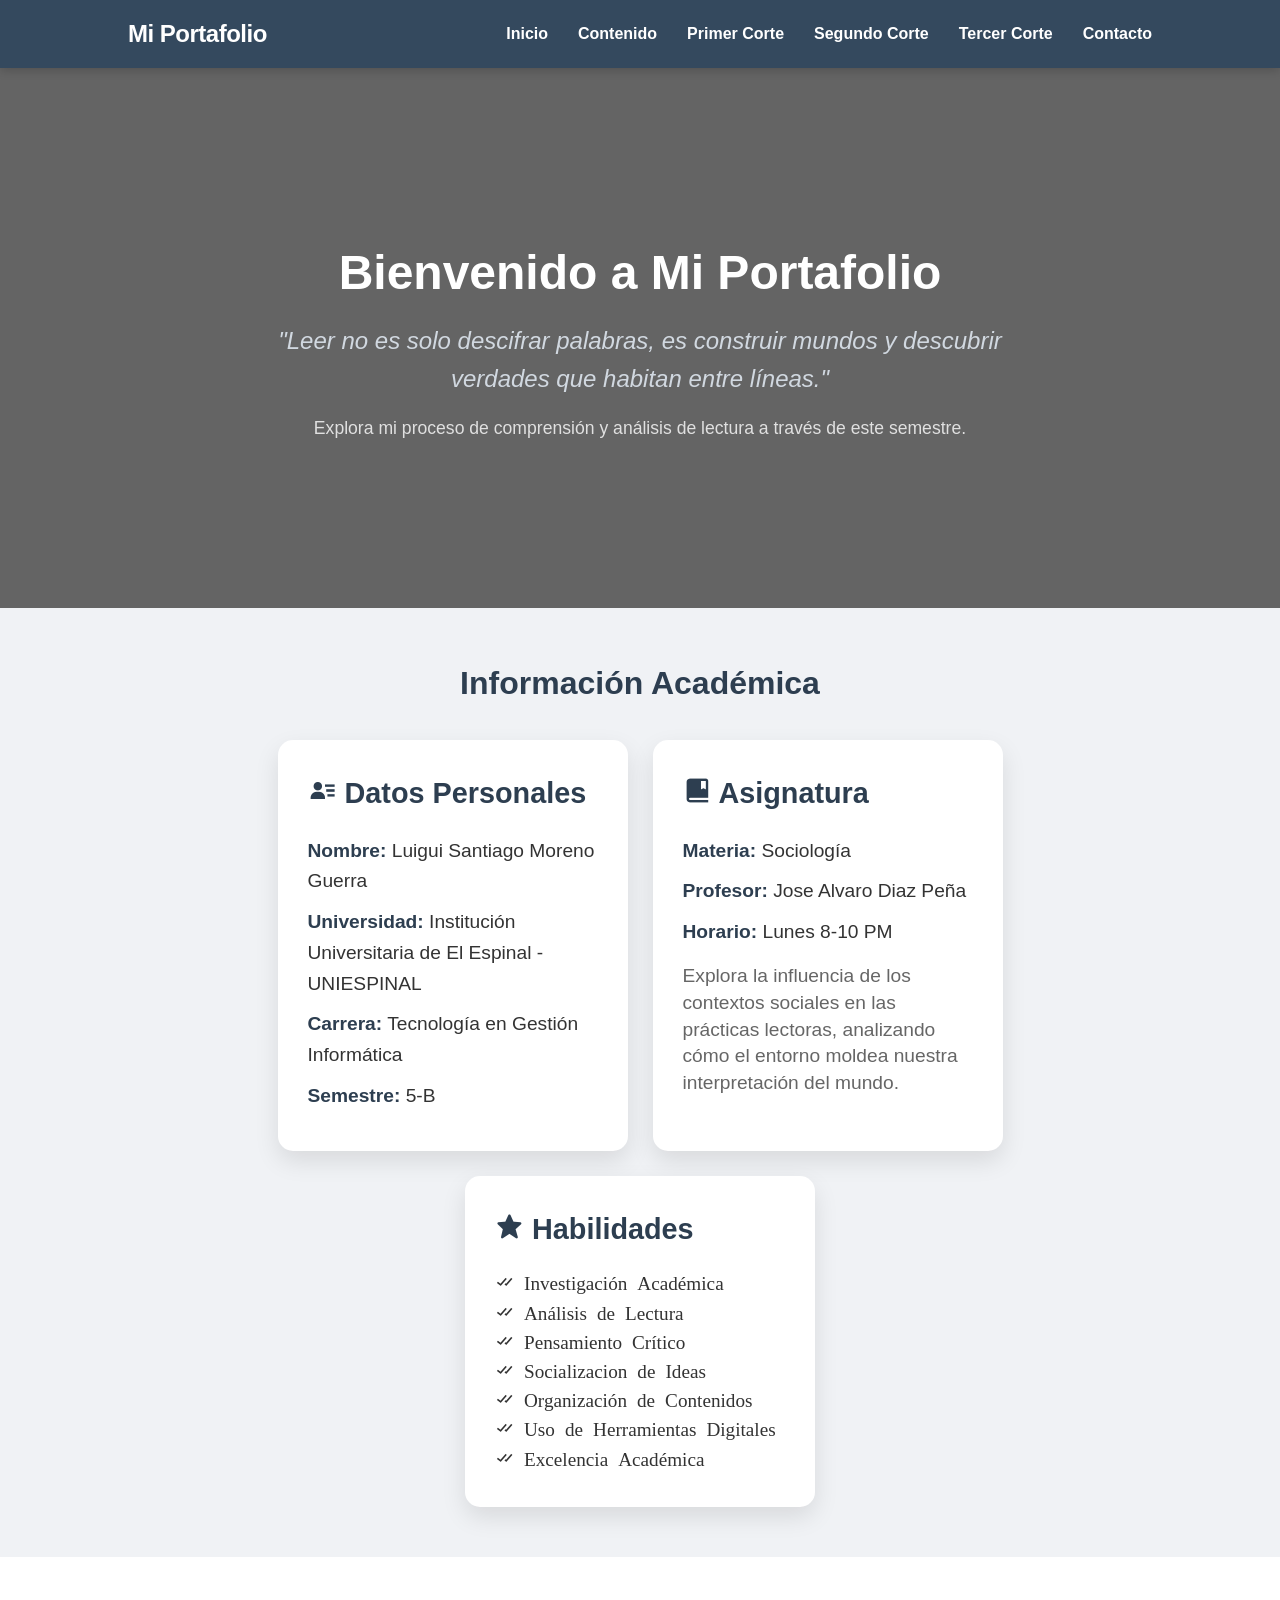
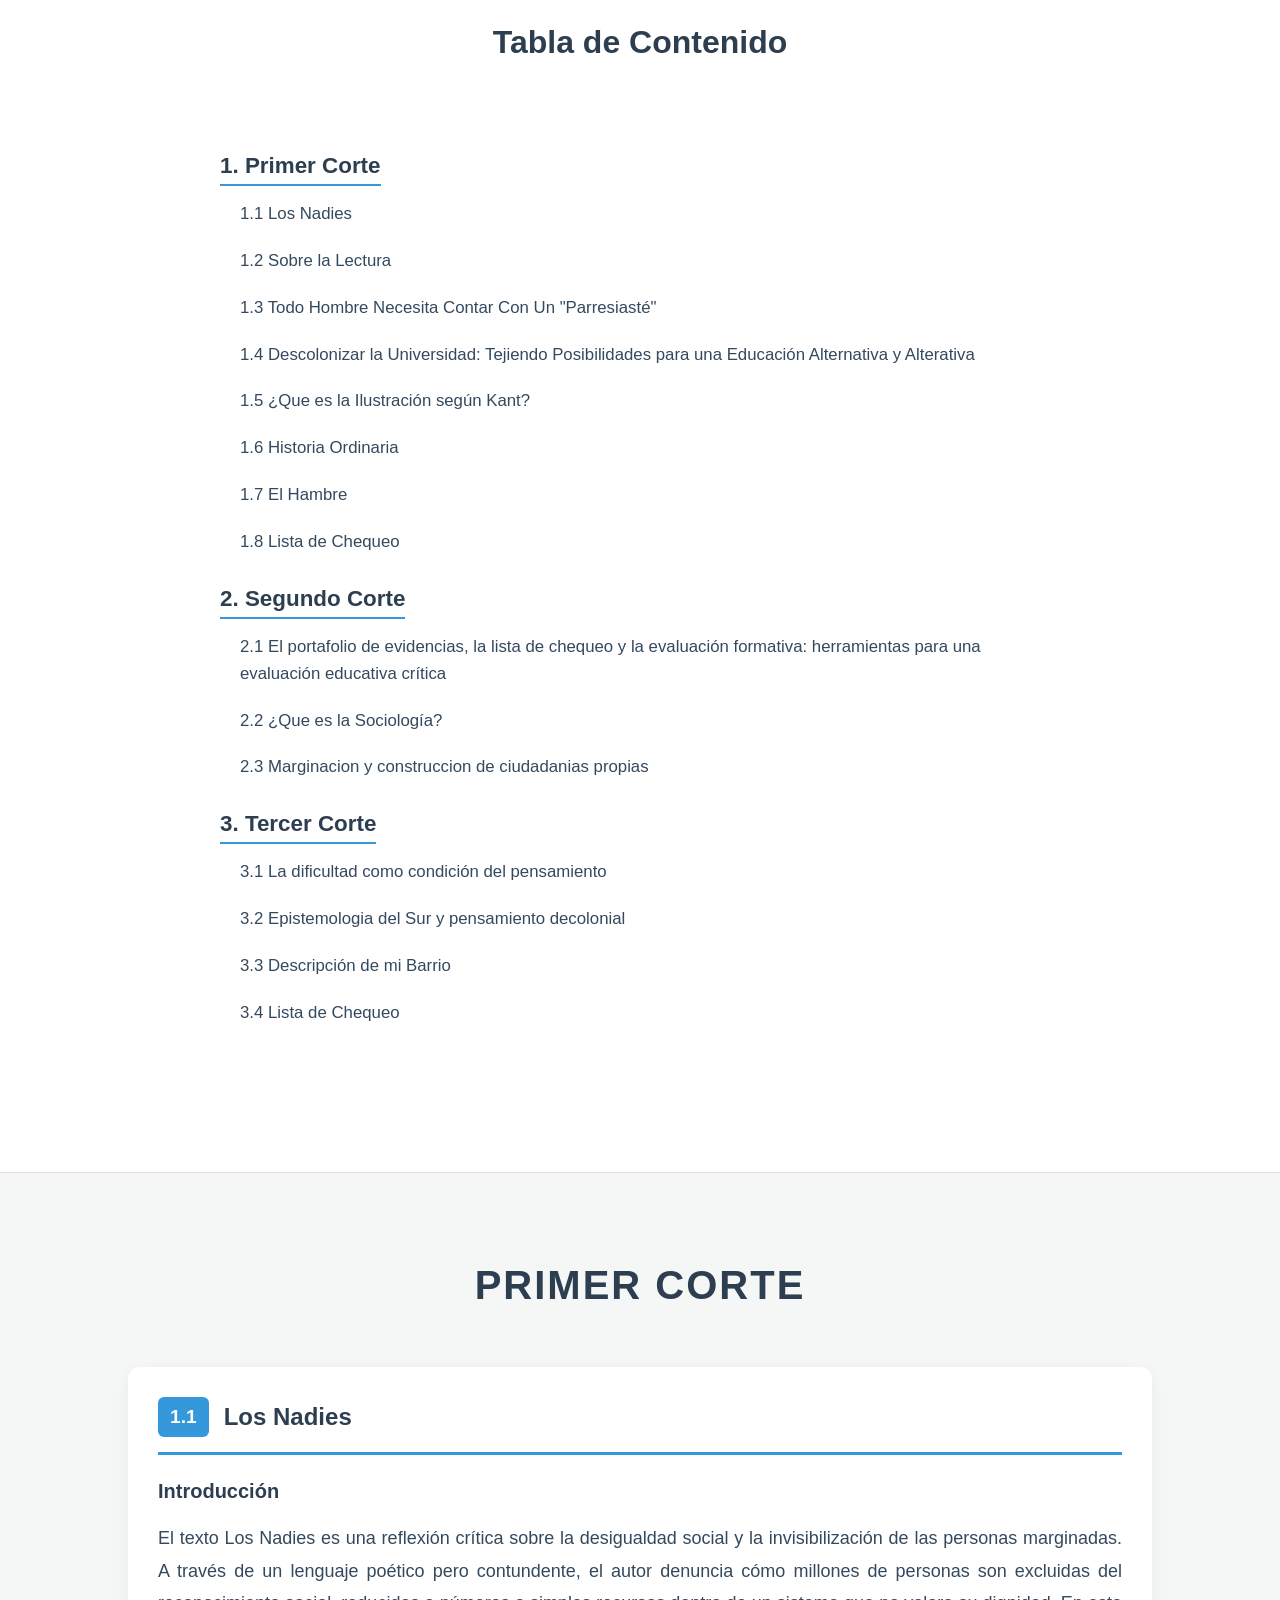
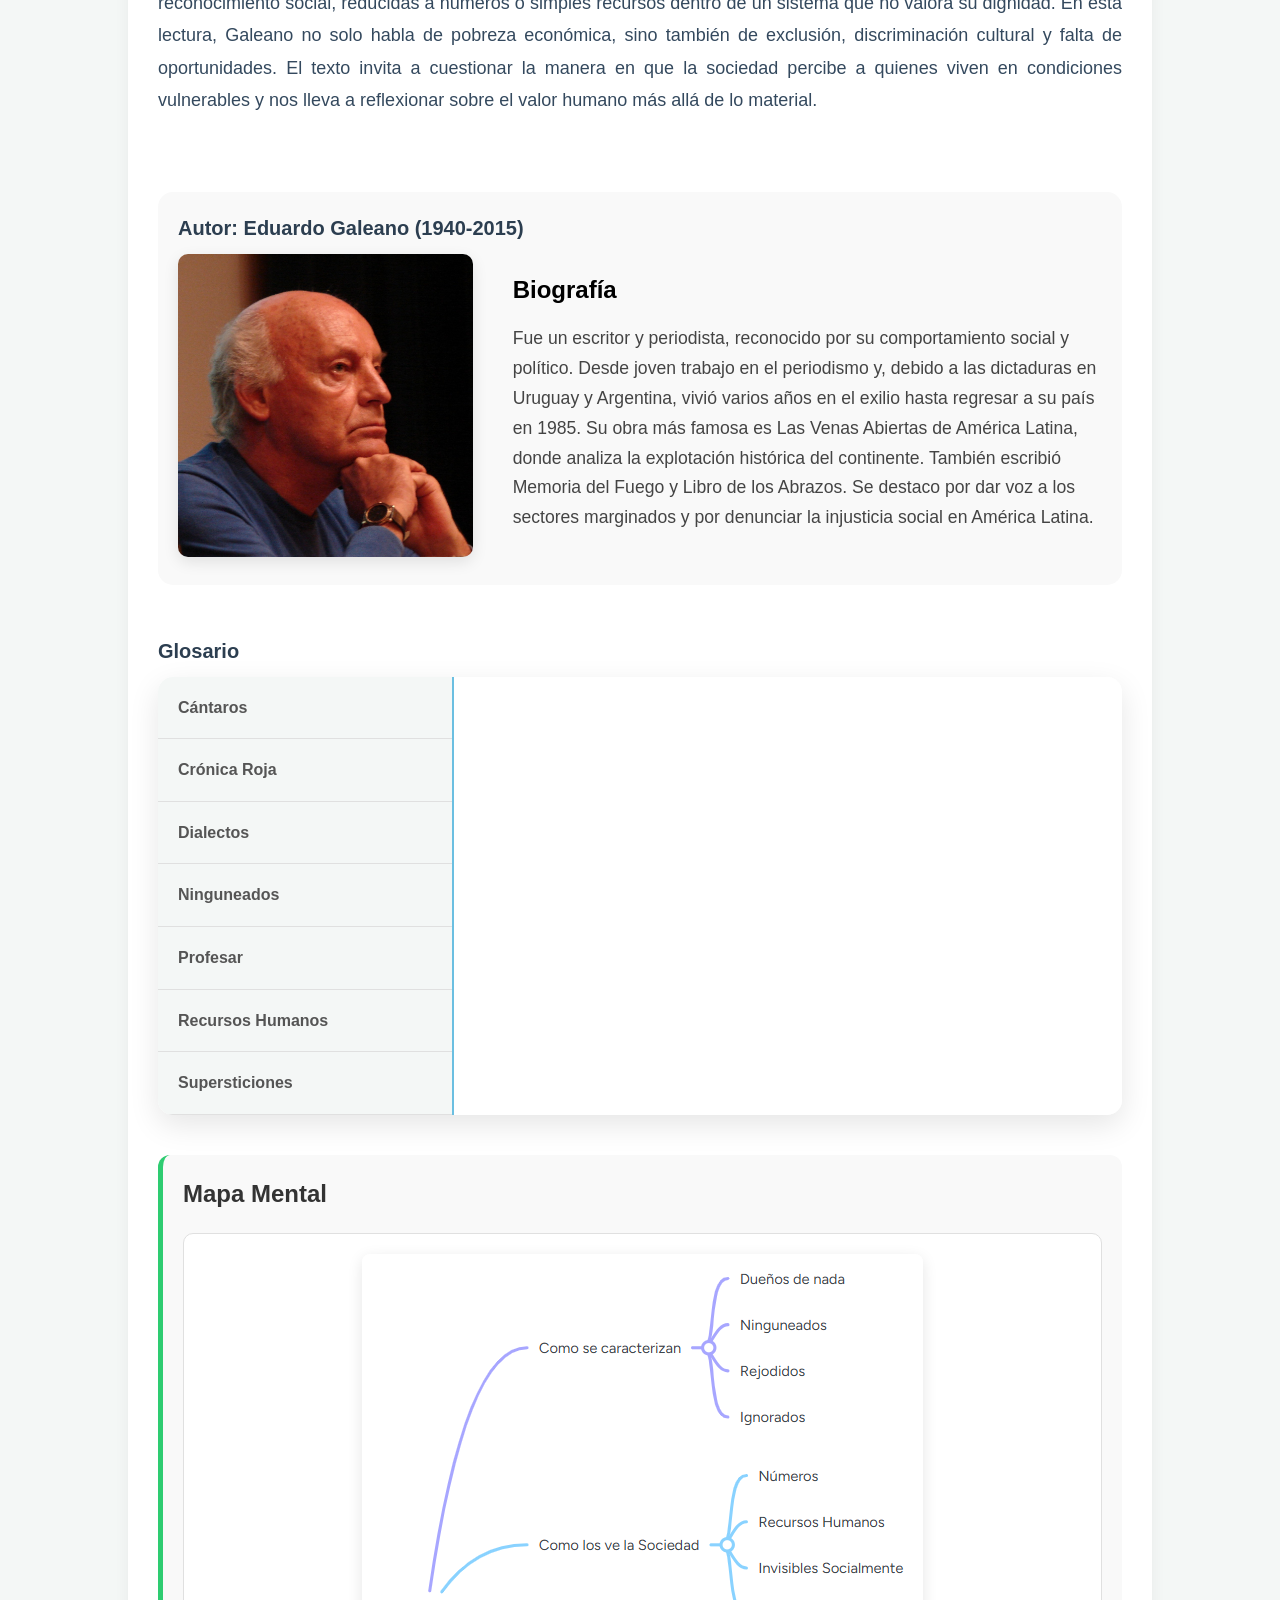
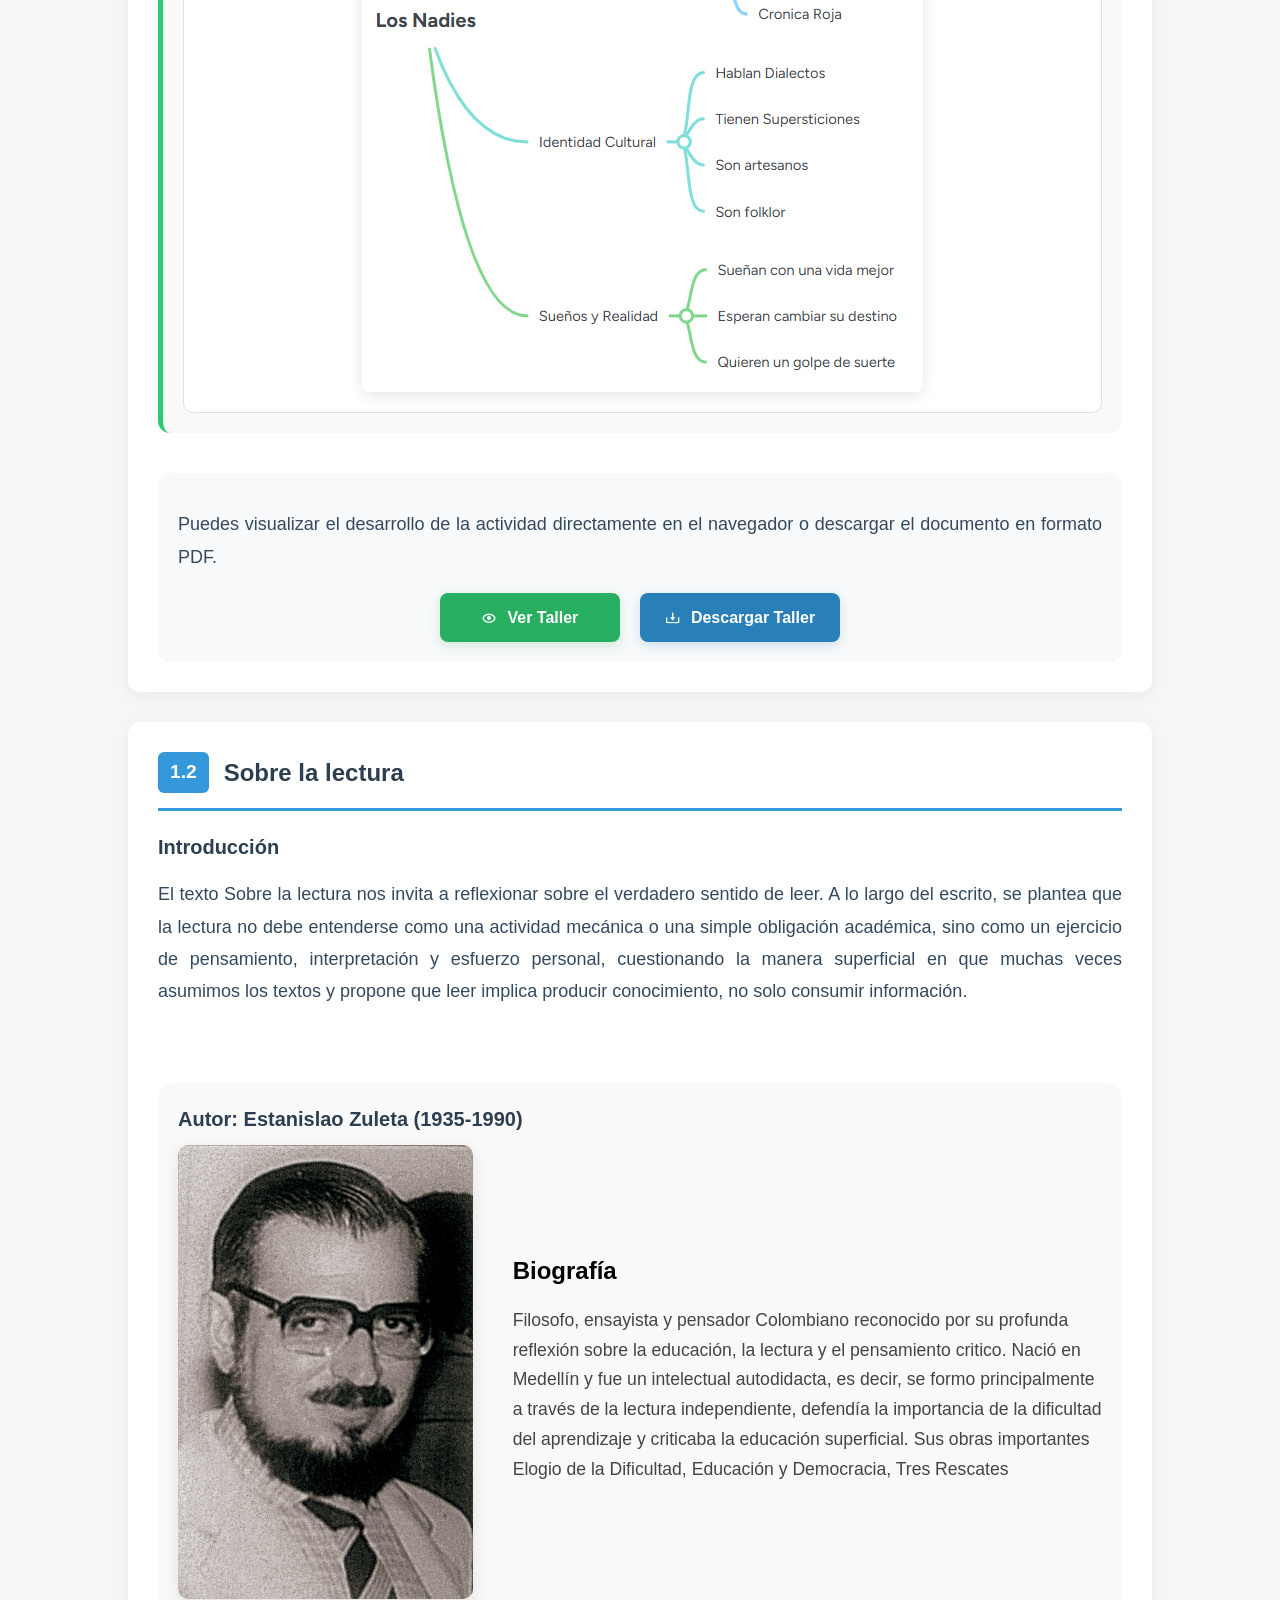
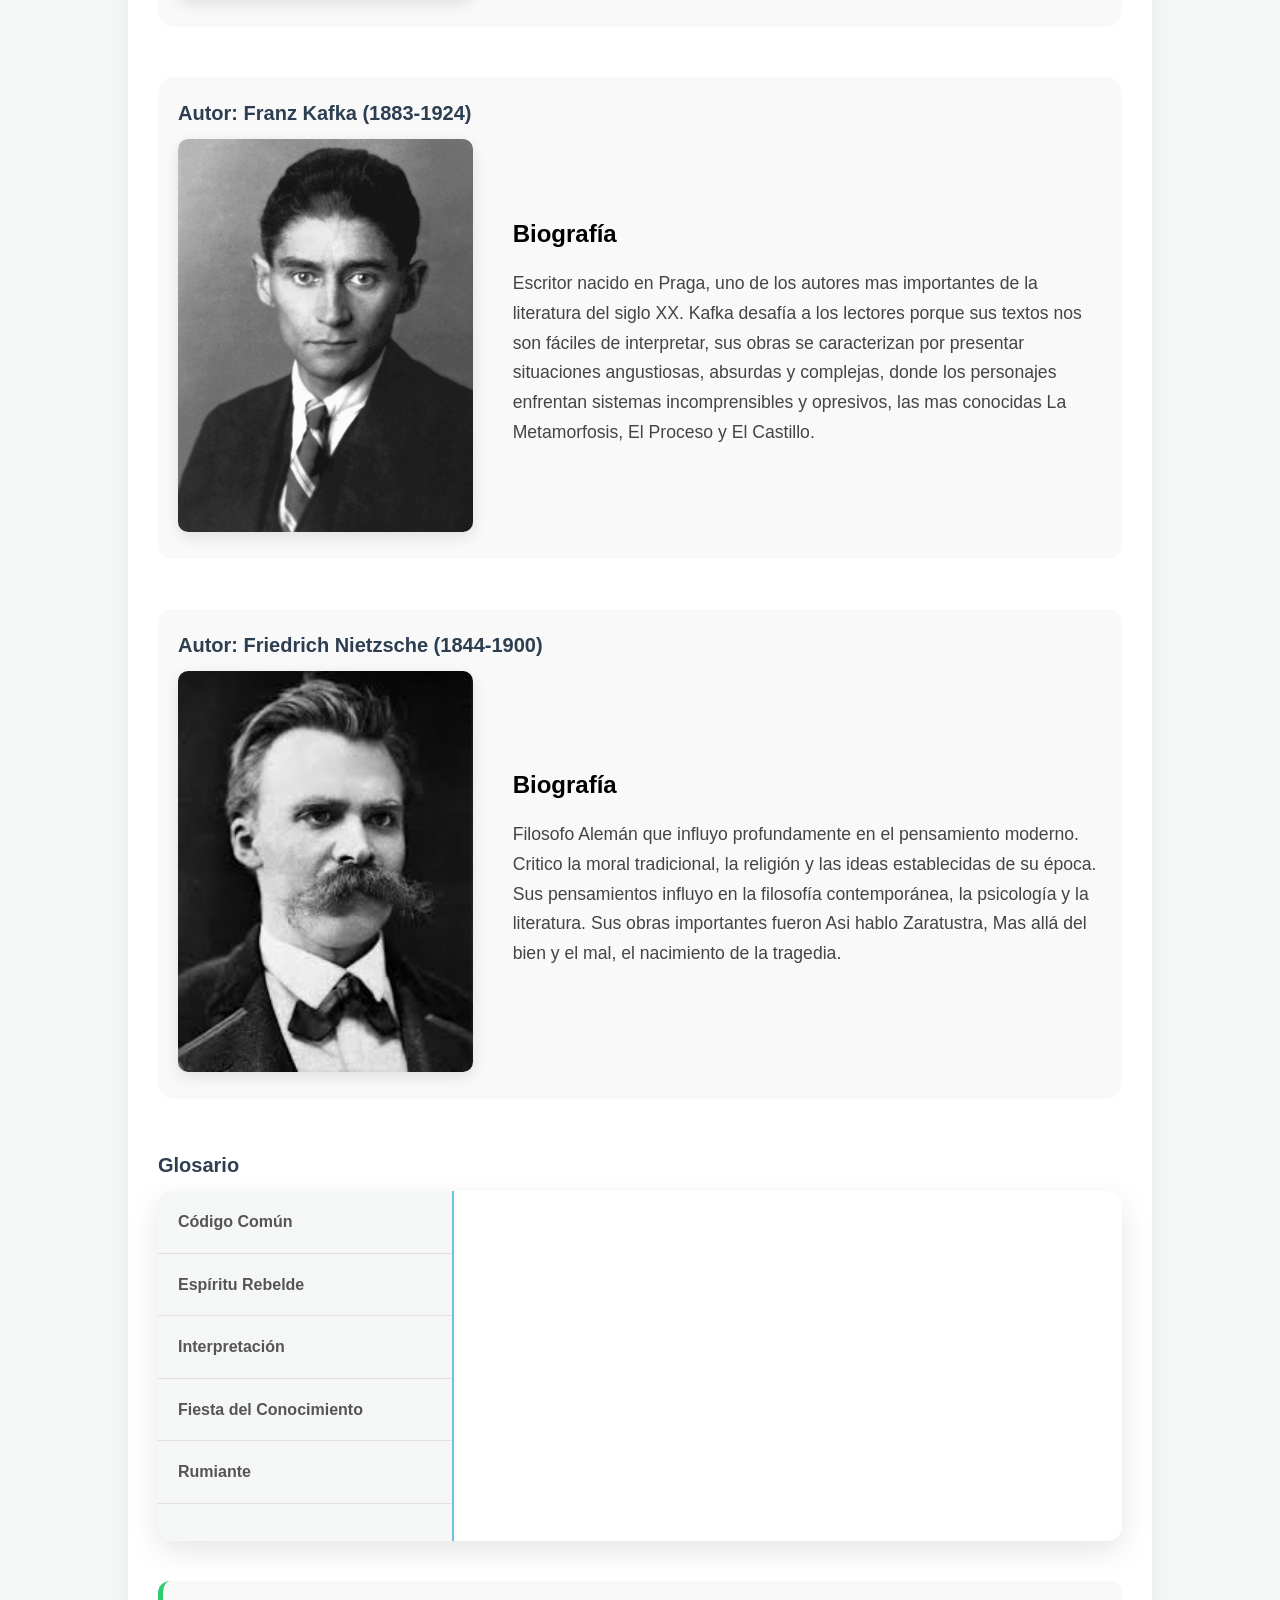
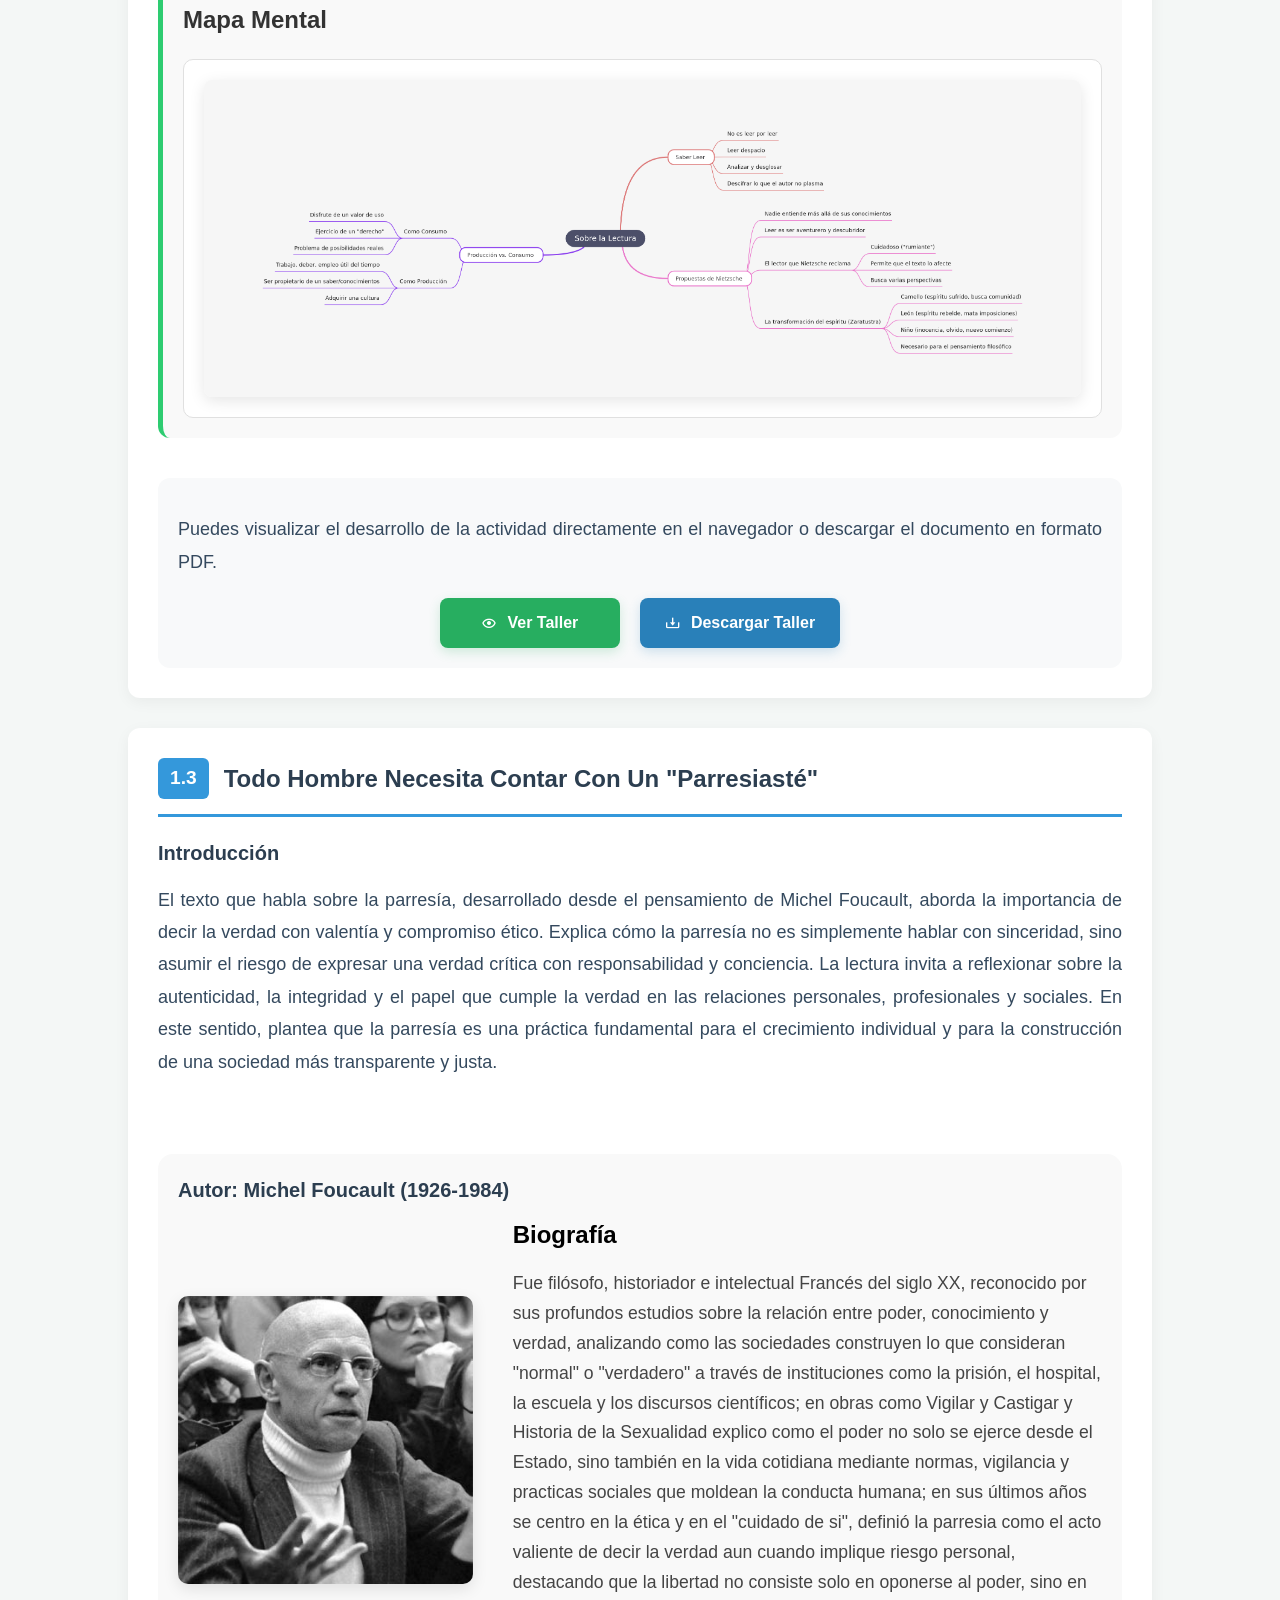
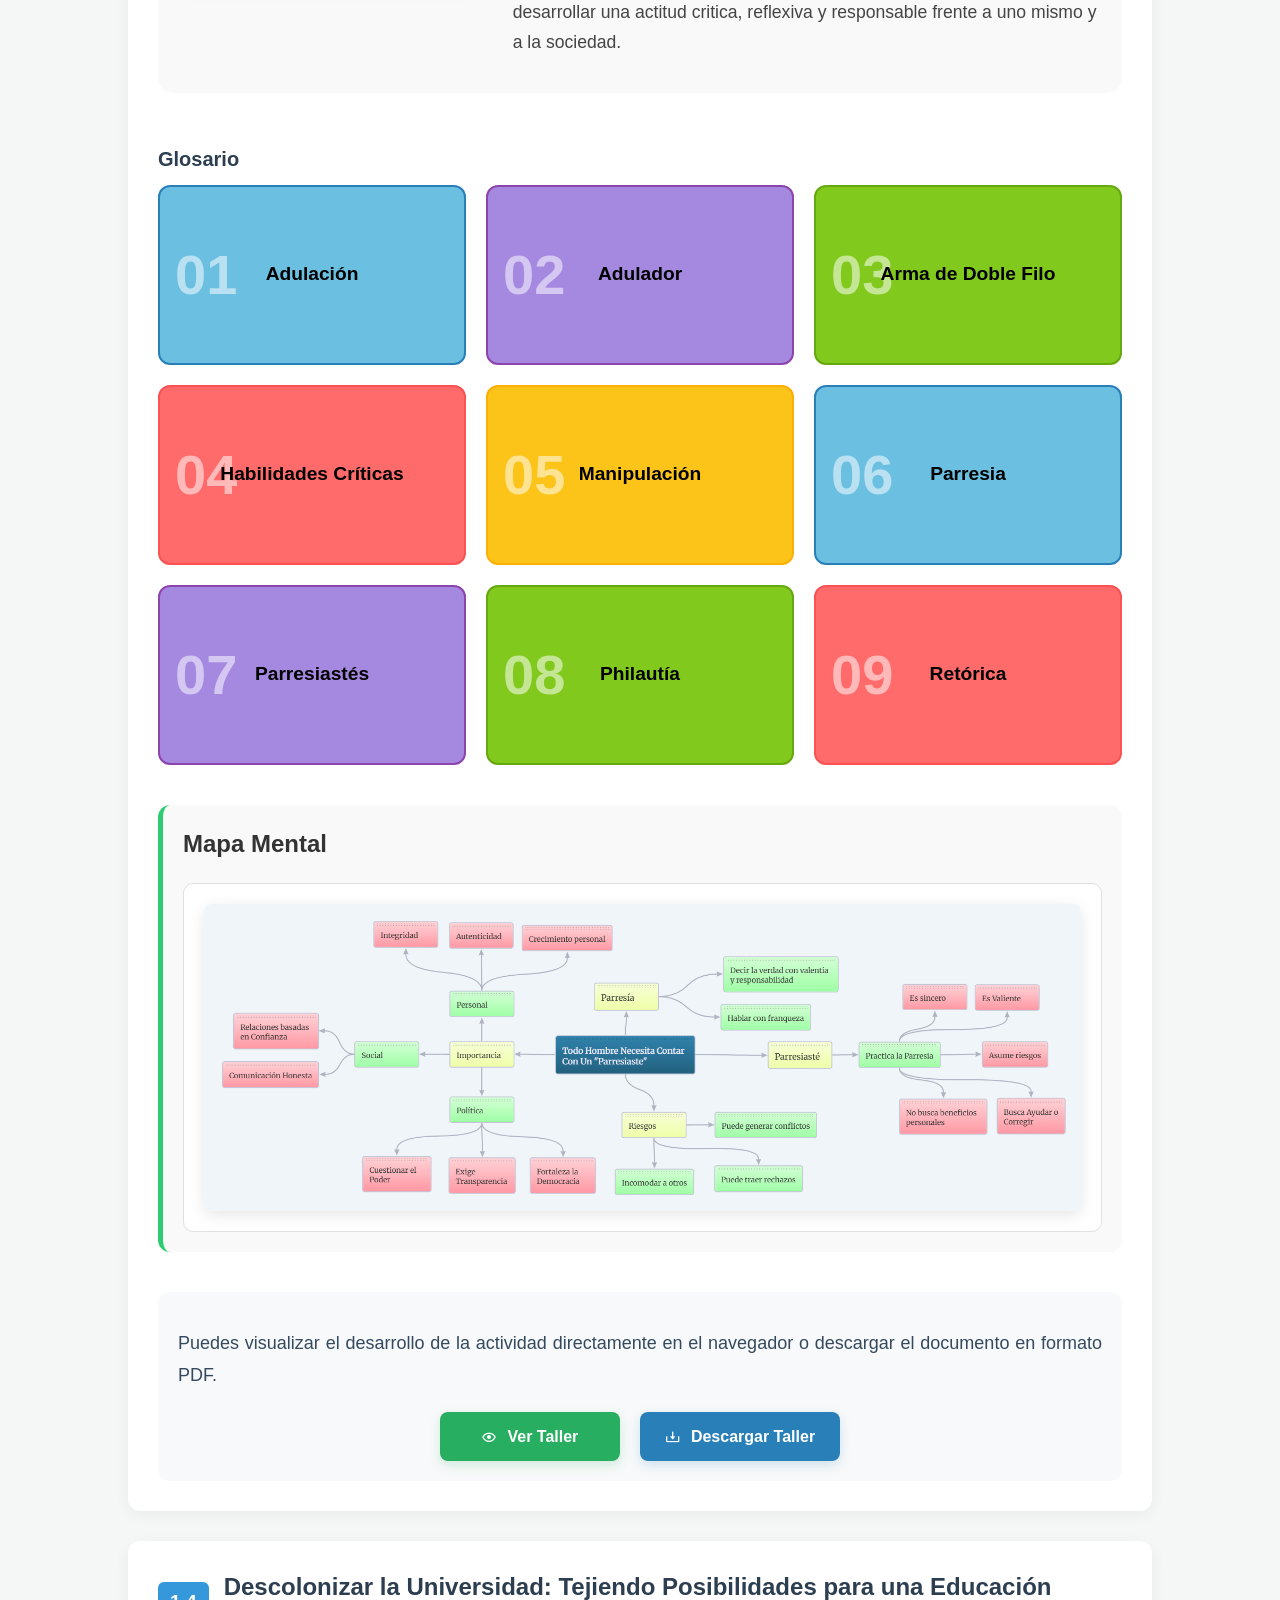
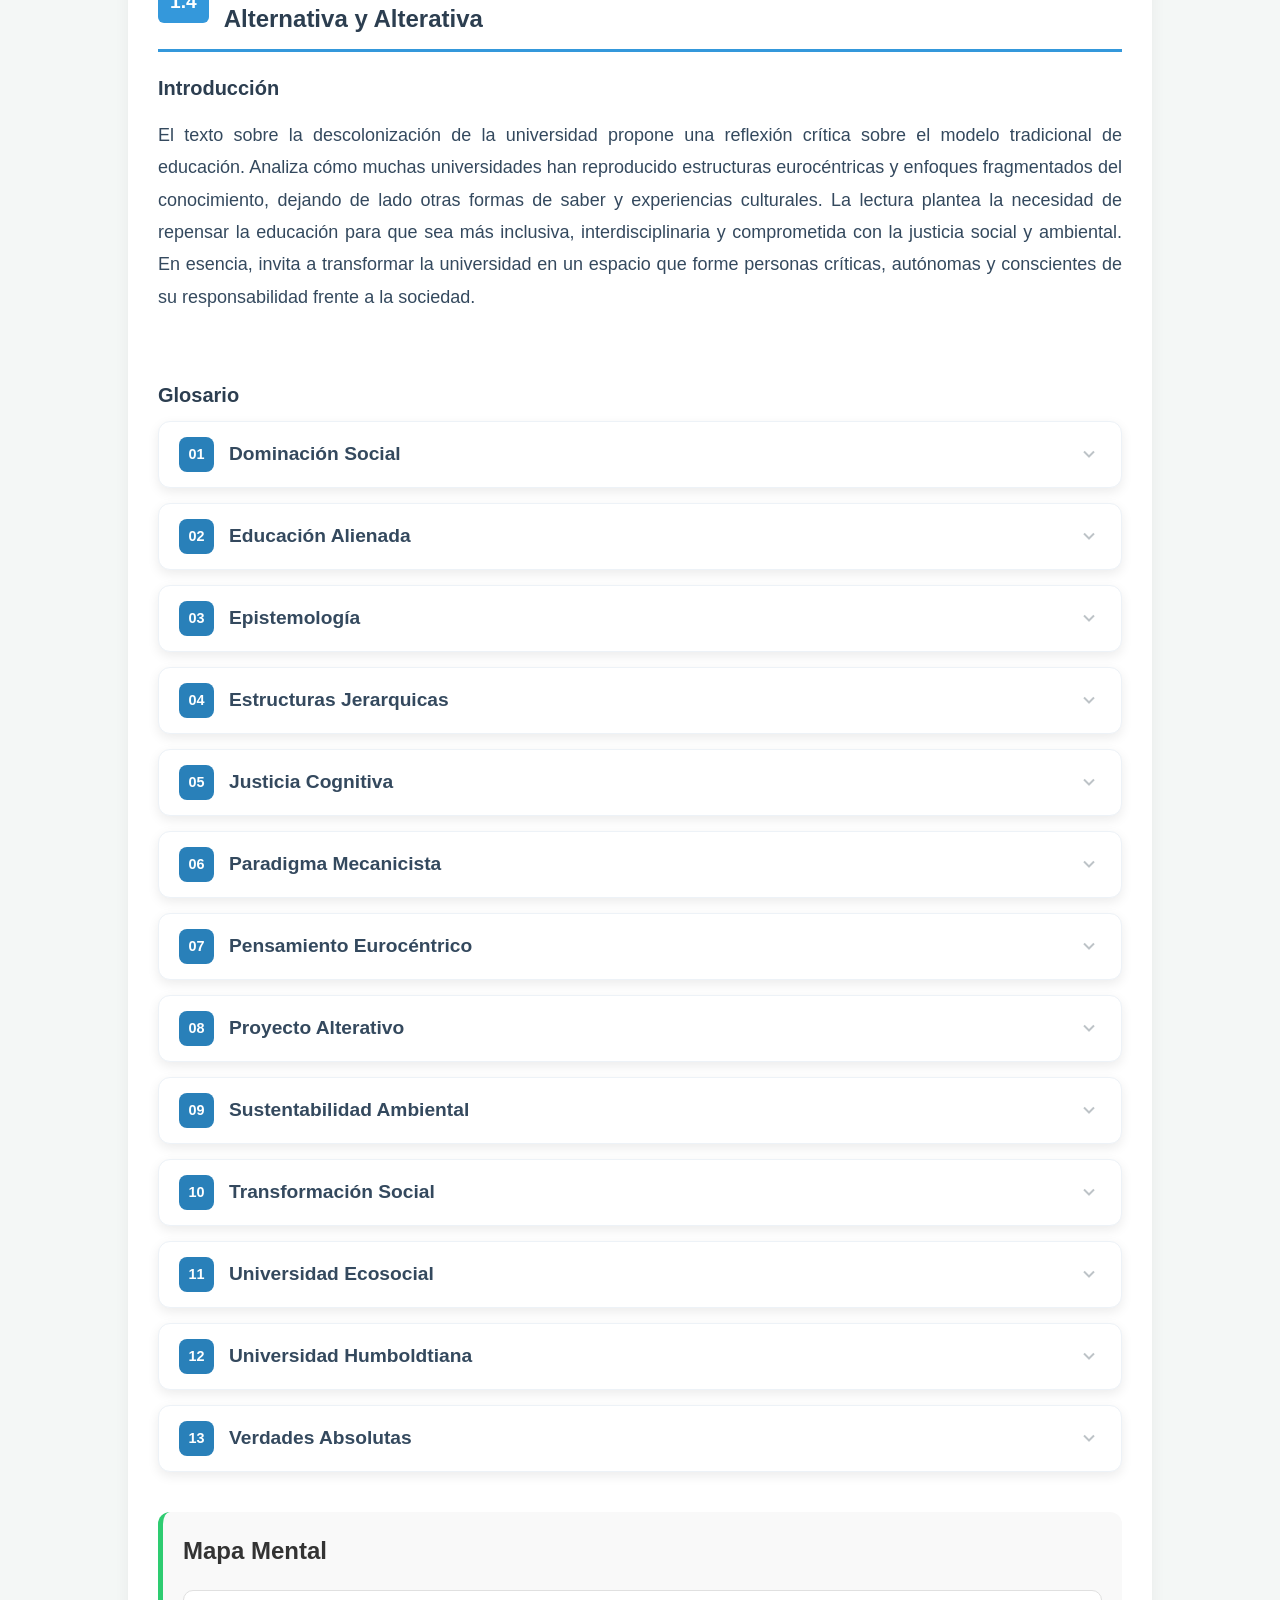
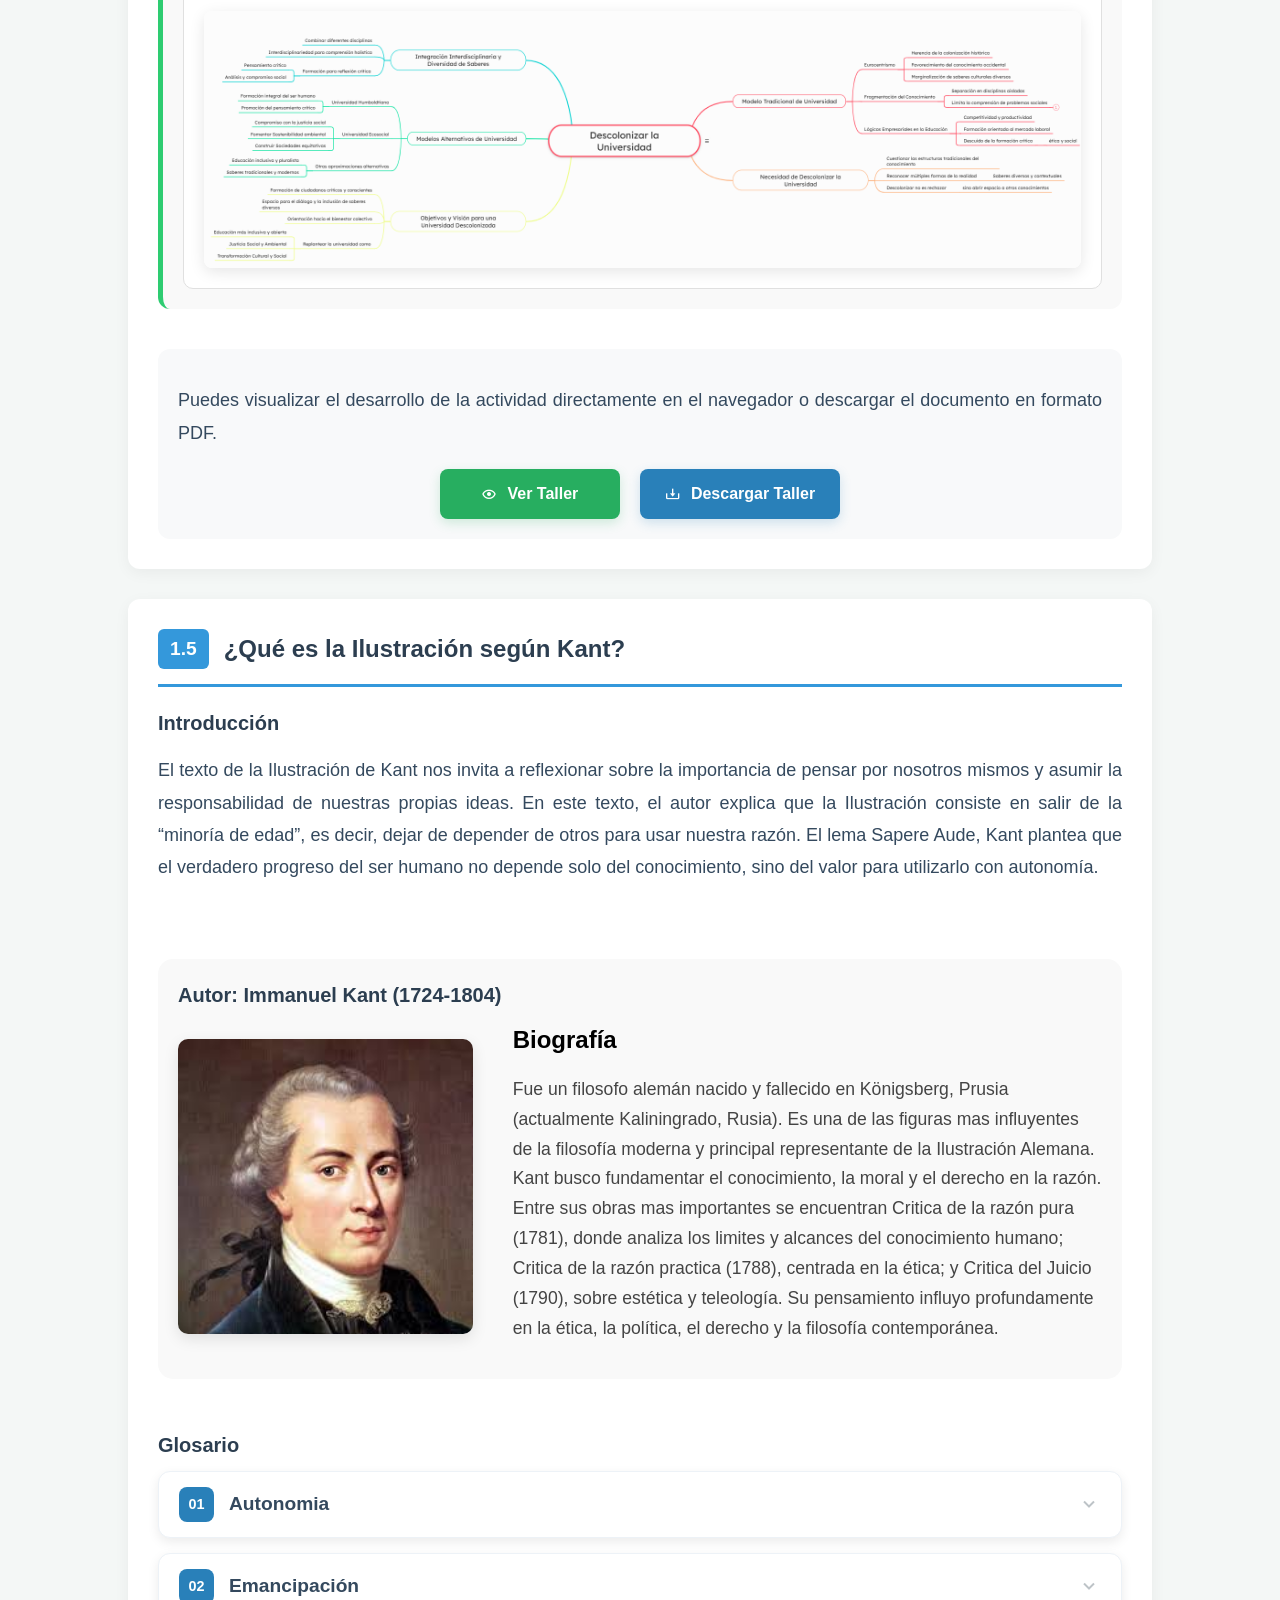
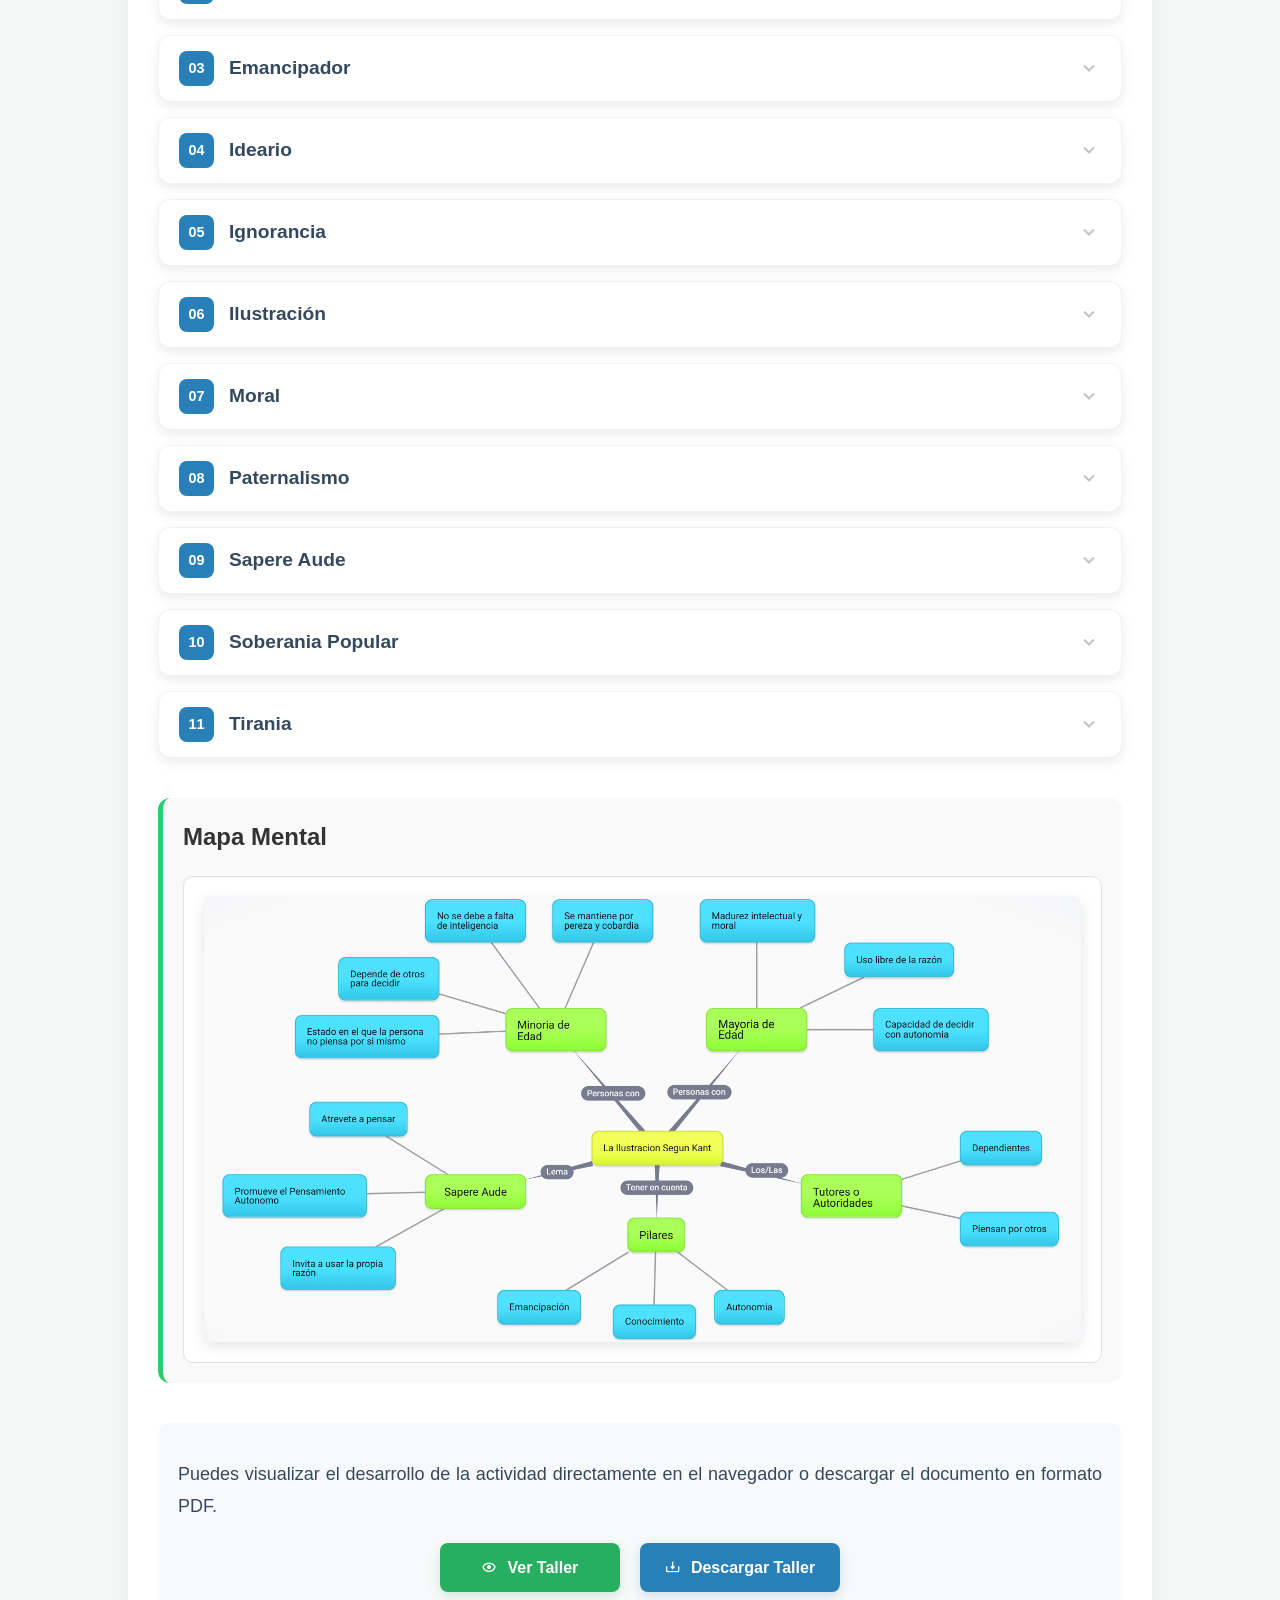
<file: index.html>
<!DOCTYPE html>
<html lang="es">
<head>
    <meta charset="UTF-8">
    <meta name="viewport" content="width=device-width, initial-scale=1.0">
    <link rel="stylesheet" href="index.css">
    <link href='https://unpkg.com/boxicons@2.1.4/css/boxicons.min.css' rel='stylesheet'>
    <title>Mi Portafolio</title>
</head>
<body>
    <nav class="navbar">
    <div class="logo">Mi Portafolio</div>
        <ul class="nav-links">
            <li><a href="#inicio">Inicio</a></li>
            <li><a href="#contenido">Contenido</a></li>
            <li><a href="#primer-corte">Primer Corte</a></li>
            <li><a href="#segundo-corte">Segundo Corte</a></li>
            <li><a href="#tercer-corte">Tercer Corte</a></li>
            <li><a href="#contacto">Contacto</a></li>
        </ul>
    </nav>

    <header id="inicio" class="hero">
        <div class="hero-content">
            <h1>Bienvenido a Mi Portafolio</h1>
            <p class="frase-inspiradora">
                "Leer no es solo descifrar palabras, es construir mundos y descubrir verdades que habitan entre líneas."
            </p>
            <p class="subtexto">Explora mi proceso de comprensión y análisis de lectura a través de este semestre.</p>
        </div>
    </header>

    <main>
        <section id="informacion" class="academica-section">
            <h2 class="titulo-seccion">Información Académica</h2>
            
            <div class="contenedor-tarjetas">
                <div class="tarjeta">
                    <h3><i class='bx bxs-user-detail'></i> Datos Personales</h3>
                    <p><strong>Nombre:</strong> Luigui Santiago Moreno Guerra</p>
                    <p><strong>Universidad:</strong> Institución Universitaria de El Espinal - UNIESPINAL</p>
                    <p><strong>Carrera:</strong> Tecnología en Gestión Informática</p>
                    <p><strong>Semestre:</strong> 5-B</p>
                </div>

                <div class="tarjeta">
                    <h3><i class='bx bxs-book-bookmark'></i> Asignatura</h3>
                    <p><strong>Materia:</strong> Sociología</p>
                    <p><strong>Profesor:</strong> Jose Alvaro Diaz Peña</p>
                    <p><strong>Horario:</strong> Lunes 8-10 PM</p>
                    <p class="descripcion">
                        Explora la influencia de los contextos sociales en las prácticas lectoras, analizando cómo el entorno moldea nuestra interpretación del mundo.
                    </p>
                </div>

                <div class="tarjeta">
                    <h3><i class='bx bxs-star'></i> Habilidades</h3>
                    <ul>
                        <li class='bx bx-check-double'> Investigación Académica</li>
                        <li class='bx bx-check-double'> Análisis de Lectura</li>
                        <li class='bx bx-check-double'> Pensamiento Crítico</li>
                        <li class='bx bx-check-double'> Socializacion de Ideas</li>
                        <li class='bx bx-check-double'> Organización de Contenidos</li>
                        <li class='bx bx-check-double'> Uso de Herramientas Digitales</li>
                        <li class='bx bx-check-double'> Excelencia Académica</li>
                    </ul>
                </div>
            </div>
        </section>
        
        <section id="contenido" class="contenido-section">
            <h2 class="titulo-seccion" style="text-align: center;">Tabla de Contenido</h2>
            
            <div class="indice-academico">
                <ul class="lista-principal">
                    <li>
                        <span class="corte-titulo">1. Primer Corte</span>
                        <ul class="sub-lista">
                            <li><a href="#losnadies">1.1 Los Nadies</a></li>
                            <li><a href="#lectura">1.2 Sobre la Lectura</a></li>
                            <li><a href="#parresia">1.3 Todo Hombre Necesita Contar Con Un "Parresiasté"</a></li>
                            <li><a href="#universidad">1.4 Descolonizar la Universidad: Tejiendo Posibilidades para una Educación Alternativa y Alterativa</a></li>
                            <li><a href="#ilustracion">1.5 ¿Que es la Ilustración según Kant?</a></li>
                            <li><a href="#historia">1.6 Historia Ordinaria</a></li>
                            <li><a href="#hambre">1.7 El Hambre</a></li>
                            <li><a href="#chequeo1">1.8 Lista de Chequeo</a></li>
                        </ul>
                    </li>

                    <li>
                        <span class="corte-titulo">2. Segundo Corte</span>
                        <ul class="sub-lista">
                            
                            <li><a href="#evidencias">2.1 El portafolio de evidencias, la lista de chequeo y la evaluación formativa: herramientas para una
                                evaluación educativa crítica
                            </a></li>
                            <li><a href="#sociologia">2.2 ¿Que es la Sociología?</a></li>
                            <li><a href="#marginacion">2.3 Marginacion y construccion de ciudadanias propias</a></li>
                        </ul>
                    </li>

                    <li>
                        <span class="corte-titulo">3. Tercer Corte</span>
                        <ul class="sub-lista">
                            <li><a href="#dificultad">3.1 La dificultad como condición del pensamiento</a></li>
                            <li><a href="#epistemologia">3.2 Epistemologia del Sur y pensamiento decolonial</a></li>
                            <li><a href="#barrio">3.3 Descripción de mi Barrio</a></li>
                            <li><a href="#chequeo3">3.4 Lista de Chequeo</a></li>
                        </ul>
                    </li>
                </ul>
            </div>
        </section>



        <section id="primer-corte" class="seccion-corte">
            <div class="corte-header">
                <h2 class="titulo-corte">Primer Corte</h2>
            </div>

            <div id="losnadies" class="contenedor-lectura">
                <div class="lectura-titulo-box">
                    <span class="numero-lectura">1.1</span>
                    <h3>Los Nadies</h3>
                </div>
                
                <div class="contenido-trabajo">
                    <h4>Introducción</h4>
                    <p class="texto-analisis">El texto Los Nadies es una reflexión crítica sobre la desigualdad social y la invisibilización de las personas marginadas. 
                        A través de un lenguaje poético pero contundente, el autor denuncia cómo millones de personas son excluidas del reconocimiento social, reducidas
                        a números o simples recursos dentro de un sistema que no valora su dignidad. En esta lectura, Galeano no solo habla de pobreza económica, sino 
                        también de exclusión, discriminación cultural y falta de oportunidades. El texto invita a cuestionar la manera en que la sociedad percibe a 
                        quienes viven en condiciones vulnerables y nos lleva a reflexionar sobre el valor humano más allá de lo material.</p> <br>

                    <div class="biografia-seccion">
                        <h4>Autor: Eduardo Galeano (1940-2015)</h4>
                        
                        <div class="biografia-contenedor">
                            <div class="biografia-imagen">
                                <img src="img/eduardogaleano.jpg" alt="Eduardo Galeano">
                            </div>

                            <div class="biografia-texto">
                                <h5>Biografía</h5>
                                <p>Fue un escritor  y periodista, reconocido por su comportamiento social y político. Desde joven trabajo en el periodismo y, debido a 
                                    las dictaduras en Uruguay y Argentina, vivió varios años en el exilio hasta regresar a su país en 1985. Su obra más famosa es Las 
                                    Venas Abiertas de América Latina, donde analiza la explotación histórica del continente. También escribió Memoria del Fuego y Libro 
                                    de los Abrazos. Se destaco por dar voz a los sectores marginados y por denunciar la injusticia social en América Latina.</p>
                            </div>
                        </div>
                    </div>
                        
                    <div class="glosario-interactivo-3">
                        <h4>Glosario</h4>
                        
                        <div class="contenedor-tabs">
                            <div class="lista-palabras">
                                <label for="tab1" class="tab-btn">Cántaros</label>
                                <label for="tab2" class="tab-btn">Crónica Roja</label>
                                <label for="tab3" class="tab-btn">Dialectos</label>
                                <label for="tab4" class="tab-btn">Ninguneados</label>
                                <label for="tab5" class="tab-btn">Profesar</label>
                                <label for="tab6" class="tab-btn">Recursos Humanos</label>
                                <label for="tab7" class="tab-btn">Supersticiones</label>
                            </div>

                            <div class="panel-significados">
                                <input type="radio" name="glosario-3" id="tab1" checked>
                                <div class="contenido-tab">
                                    <h5>Cántaros</h5>
                                    <p>Representa abundancia o exceso. Dentro del texto la reflexión sugiere la esperanza o el anhelo desesperado de las personas 
                                        marginadas de que la "buena suerte" llegue de manera masiva, lo que refleja una expectativa pasiva frente al destino y 
                                        la dependencia de factores externos para cambiar la realidad.</p>
                                </div>

                                <input type="radio" name="glosario-3" id="tab2">
                                <div class="contenido-tab">
                                    <h5>Cronica Roja</h5>
                                    <p>Representa el espacio mediático donde las personas solo adquieren visibilidad a través de la tragedia. Refleja una sociedad 
                                        que reconoce a ciertos individuos únicamente en el contexto de la violencia o la muerte.</p>
                                </div>

                                <input type="radio" name="glosario-3" id="tab3">
                                <div class="contenido-tab">
                                    <h5>Dialectos</h5>
                                    <p>Se refiere a variantes de una lengua que expresan identidad cultural. En el texto se usa para señalar como el poder jerarquiza 
                                        las formas de hablar, considerado una "superiores" y otras "inferiores", lo que implica discriminación cultural.</p>
                                </div>

                                <input type="radio" name="glosario-3" id="tab4">
                                <div class="contenido-tab">
                                    <h5>Ninguneados</h5>
                                    <p>Concepto relacionado con la negación del reconocimiento del otro. Implica la desvalorización de la dignidad humana, donde una 
                                        persona es invisibilizada y reducida socialmente a "nadie".</p>
                                </div>

                                <input type="radio" name="glosario-3" id="tab5">
                                <div class="contenido-tab">
                                    <h5>Profesar</h5>
                                    <p>Acto de adherirse conscientemente a una creencia o sistema de pensamiento, esto implica identidad, convicción y libertad de 
                                        conciencia.</p>
                                </div>

                                <input type="radio" name="glosario-3" id="tab6">
                                <div class="contenido-tab">
                                    <h5>Recursos Humanos</h5>
                                    <p>Es la forma en que el sistema economico reduce a las personas a instrumanetos de producción, en lugar de reconocerlos como sujetos
                                        con dignidad, historia y valor propio, se les concibe como medios utiles para cumplir funciones dentro de una estructura.</p>
                                </div>

                                <input type="radio" name="glosario-3" id="tab7">
                                <div class="contenido-tab">
                                    <h5>Supersticiones</h5>
                                    <p>Creencias basadas en el pensamiento mágico o irracional, que sustituyen la reflexión critica y el conocimiento racional, devslorizan
                                        la fe que tienen hacia la religión.</p>
                                </div>
                            </div>
                        </div>
                    </div>

                    <div class="mapa-mental-seccion">
                        <h4>Mapa Mental</h4>
                        <div class="mapa-contenedor-img" style="width: 100%; text-align: center; padding: 20px;">
                            <img src="mapas/Los Nadies.png" alt="Mapa Mental Los Nadies" style="max-width: 100%; height: auto; border-radius: 8px; box-shadow: 0 4px 15px rgba(0,0,0,0.1);">
                        </div>
                    </div>

                    <div class="seccion-taller">
                        <p class="texto-analisis">Puedes visualizar el desarrollo de la actividad directamente en el navegador o descargar el documento en formato PDF.</p>
                        
                        <div class="contenedor-botones">
                            <a href="primercorte/losnadies.html" class="btn-taller btn-ver">
                                <i class='bx bx-show'></i> Ver Taller
                            </a>

                            <a href="pdf/Los Nadies.pdf" download class="btn-taller btn-descargar">
                                <i class='bx bx-download'></i> Descargar Taller
                            </a>
                        </div>
                    </div>
                </div>
            </div>


            <div id="lectura" class="contenedor-lectura">
                <div class="lectura-titulo-box">
                    <span class="numero-lectura">1.2</span>
                    <h3>Sobre la lectura</h3>
                </div>
                
                <div class="contenido-trabajo">
                    <h4>Introducción</h4>
                    <p class="texto-analisis">El texto Sobre la lectura nos invita a reflexionar sobre el verdadero sentido de leer. A lo largo del escrito, se plantea
                        que la lectura no debe entenderse como una actividad mecánica o una simple obligación académica, sino como un ejercicio de pensamiento, 
                        interpretación y esfuerzo personal, cuestionando la manera superficial en que muchas veces asumimos los textos y propone que leer implica 
                        producir conocimiento, no solo consumir información.</p> <br>

                    <div class="biografia-seccion">
                        <h4>Autor: Estanislao Zuleta (1935-1990)</h4>
                        
                        <div class="biografia-contenedor">
                            <div class="biografia-imagen">
                                <img src="img/estanislaozuleta.jpg" alt="Estanislao Zuleta">
                            </div>

                            <div class="biografia-texto">
                                <h5>Biografía</h5>
                                <p>Filosofo, ensayista y pensador Colombiano reconocido por su profunda reflexión sobre la educación, la lectura y el pensamiento critico. 
                                    Nació en Medellín y fue un intelectual autodidacta, es decir, se formo principalmente a través de la lectura independiente, defendía 
                                    la importancia de la dificultad del aprendizaje y criticaba la educación superficial. Sus obras importantes Elogio de la Dificultad, 
                                    Educación y Democracia, Tres Rescates</p>
                            </div>
                        </div>
                    </div>

                    <div class="biografia-seccion">
                        <h4>Autor: Franz Kafka (1883-1924)</h4>
                        
                        <div class="biografia-contenedor">
                            <div class="biografia-imagen">
                                <img src="img/franzkafka.jpg" alt="Franz Kafka">
                            </div>

                            <div class="biografia-texto">
                                <h5>Biografía</h5>
                                <p>Escritor nacido en Praga, uno de los autores mas importantes de la literatura del siglo XX. Kafka desafía a los lectores porque sus 
                                    textos nos son fáciles de interpretar, sus obras se caracterizan por presentar situaciones angustiosas, absurdas y complejas, donde 
                                    los personajes enfrentan sistemas incomprensibles y opresivos, las mas conocidas La Metamorfosis, El Proceso y El Castillo.</p>
                            </div>
                        </div>
                    </div>

                    <div class="biografia-seccion">
                        <h4>Autor: Friedrich Nietzsche (1844-1900)</h4>
                        
                        <div class="biografia-contenedor">
                            <div class="biografia-imagen">
                                <img src="img/friedrichnietzsche.jpg" alt="Friedrich Nietzsche">
                            </div>

                            <div class="biografia-texto">
                                <h5>Biografía</h5>
                                <p>Filosofo Alemán que influyo profundamente en el pensamiento moderno. Critico la moral tradicional, la religión y las ideas establecidas 
                                    de su época. Sus pensamientos influyo en la filosofía contemporánea, la psicología y la literatura. Sus obras importantes fueron Asi 
                                    hablo Zaratustra, Mas allá del bien y el mal, el nacimiento de la tragedia.</p>
                            </div>
                        </div>
                    </div>
                        
                    <div class="glosario-interactivo-3">
                        <h4>Glosario</h4>
                        
                        <div class="contenedor-tabs">
                            <div class="lista-palabras">
                                <label for="s1" class="tab-btn">Código Común</label>
                                <label for="s2" class="tab-btn">Espíritu Rebelde</label>
                                <label for="s3" class="tab-btn">Interpretación</label>
                                <label for="s4" class="tab-btn">Fiesta del Conocimiento</label>
                                <label for="s5" class="tab-btn">Rumiante</label>
                            </div>

                            <div class="panel-significados">
                                <input type="radio" name="glosario-3" id="s1" checked>
                                <div class="contenido-tab">
                                    <h5>Código Común</h5>
                                    <p>Es la base que hace posible la comunicación, pues presupone una comunidad de sentido que articula signos, conceptos y referencias 
                                        culturales.</p>
                                </div>

                                <input type="radio" name="glosario-3" id="s2">
                                <div class="contenido-tab">
                                    <h5>Espíritu Rebelde</h5>
                                    <p>Es la actitud critica del sujeto que se opone a la imposición de valores, normas o verdades establecidas. Representa la negación 
                                        consciente de la autoridad externa para afirmar la autonomía del pensamiento.</p>
                                </div>

                                <input type="radio" name="glosario-3" id="s3">
                                <div class="contenido-tab">
                                    <h5>Interpretación</h5>
                                    <p>Proceso mediante el cual el sujeto comprende y atribuye sentido a un texto, discurso o realidad.</p>
                                </div>

                                <input type="radio" name="glosario-3" id="s4">
                                <div class="contenido-tab">
                                    <h5>Fiesta del Conocimiento</h5>
                                    <p>Alude a la experiencia activa y gozosa del saber, indica que el conocimiento no es mera acumulación de datos, sino participación 
                                        viva del sujeto en la construcción de sentido, donde el aprender se convierte en ejercicio libre y creativo del pensamiento.</p>
                                </div>

                                <input type="radio" name="glosario-3" id="s5">
                                <div class="contenido-tab">
                                    <h5>Rumiante</h5>
                                    <p>Es el sujeto que medita, reflexiona lenta y profundamente sobre las ideas, volver sobre un pensamiento y digerirlo intelectualmente.</p>
                                </div>
                            </div>
                        </div>
                    </div>

                    <div class="mapa-mental-seccion">
                        <h4>Mapa Mental</h4>
                        <div class="mapa-contenedor-img" style="width: 100%; text-align: center; padding: 20px;">
                            <img src="mapas/Sobre la Lectura.png" alt="Mapa Mental El Hambre" style="max-width: 100%; height: auto; border-radius: 8px; box-shadow: 0 4px 15px rgba(0,0,0,0.1);">
                        </div>
                    </div>

                    <div class="seccion-taller">
                        <p class="texto-analisis">Puedes visualizar el desarrollo de la actividad directamente en el navegador o descargar el documento en formato PDF.</p>
                        
                        <div class="contenedor-botones">
                            <a href="primercorte/lectura.html" class="btn-taller btn-ver">
                                <i class='bx bx-show'></i> Ver Taller
                            </a>

                            <a href="pdf/Sobre la Lectura.pdf" download class="btn-taller btn-descargar">
                                <i class='bx bx-download'></i> Descargar Taller
                            </a>
                        </div>
                    </div>
                </div>
            </div>


            <div id="parresia" class="contenedor-lectura">
                <div class="lectura-titulo-box">
                    <span class="numero-lectura">1.3</span>
                    <h3>Todo Hombre Necesita Contar Con Un "Parresiasté"</h3>
                </div>
                
                <div class="contenido-trabajo">
                    <h4>Introducción</h4>
                    <p class="texto-analisis">El texto que habla sobre la parresía, desarrollado desde el pensamiento de Michel Foucault, aborda la importancia de decir la verdad 
                        con valentía y compromiso ético. Explica cómo la parresía no es simplemente hablar con sinceridad, sino asumir el riesgo de expresar una verdad crítica 
                        con responsabilidad y conciencia. La lectura invita a reflexionar sobre la autenticidad, la integridad y el papel que cumple la verdad en las relaciones 
                        personales, profesionales y sociales. En este sentido, plantea que la parresía es una práctica fundamental para el crecimiento individual y para la 
                        construcción de una sociedad más transparente y justa.</p> <br>

                    <div class="biografia-seccion">
                        <h4>Autor: Michel Foucault (1926-1984)</h4>
                        
                        <div class="biografia-contenedor">
                            <div class="biografia-imagen">
                                <img src="img/foucault_michel.jpg" alt="Michel Foucault">
                            </div>

                            <div class="biografia-texto">
                                <h5>Biografía</h5>
                                <p>Fue filósofo, historiador e intelectual Francés del siglo XX, reconocido por sus profundos estudios sobre la relación entre poder, conocimiento 
                                    y verdad, analizando como las sociedades construyen lo que consideran "normal" o "verdadero" a través de instituciones como la prisión, el 
                                    hospital, la escuela y los discursos científicos; en obras como Vigilar y Castigar y Historia de la Sexualidad explico como el poder no solo 
                                    se ejerce desde el Estado, sino también en la vida cotidiana mediante normas, vigilancia y practicas sociales que moldean la conducta humana; 
                                    en sus últimos años se centro en la ética y en el "cuidado de si", definió la parresia como el acto valiente de decir la verdad aun cuando 
                                    implique riesgo personal, destacando que la libertad no consiste solo en oponerse al poder, sino en desarrollar una actitud critica, reflexiva 
                                    y responsable frente a uno mismo y a la sociedad.</p>
                            </div>
                        </div>
                    </div>
                    
                    <div class="glosario-cuadricula">
                        <h4>Glosario</h4>
                        
                        <div class="contenedor-grid">
                            <details class="tarjeta-glosario tarjeta-azul">
                                <summary>
                                    <span class="num-card">01</span>
                                    <span class="palabra-card">Adulación</span>
                                </summary>
                                <div class="contenido-interno">
                                    <h5>01 Adulación</h5>
                                    <p>Acción de halagar de manera exagerada o falsa con el fin de obtener beneficios. Se opone a la parresia, porque en lugar de decir la verdad, busca agradar o manipular.</p>
                                </div>
                            </details>

                            <details class="tarjeta-glosario tarjeta-morado">
                                <summary>
                                    <span class="num-card">02</span>
                                    <span class="palabra-card">Adulador</span>
                                </summary>
                                <div class="contenido-interno">
                                    <h5>02 Adulador</h5>
                                    <p>Persona que practica la adulación. El adulador aparenta amistad, pero actúa por interés, ocultando la verdad para beneficio propio.</p>
                                </div>
                            </details>

                            <details class="tarjeta-glosario tarjeta-verde">
                                <summary>
                                    <span class="num-card">03</span>
                                    <span class="palabra-card">Arma de Doble Filo</span>
                                </summary>
                                <div class="contenido-interno">
                                    <h5>03 Arma de Doble Filo</h5>
                                    <p>Expresión que indica que algo puede tener consecuencias positivas o negativas. En la parresia, decir la verdad puede fortalecer relaciones o generar conflictos si no hay prudencia.</p>
                                </div>
                            </details>

                            <details class="tarjeta-glosario tarjeta-rojo">
                                <summary>
                                    <span class="num-card">04</span>
                                    <span class="palabra-card">Habilidades Críticas</span>  
                                </summary>
                                <div class="contenido-interno">
                                    <h5>04 Habilidades Críticas</h5>
                                    <p>Capacidades reflexivas que permiten cuestionar ideas y analizar situaciones. Son fundamentales para el autoconocimiento y el crecimiento personal.</p>
                                </div>
                            </details>

                            <details class="tarjeta-glosario tarjeta-amarillo">
                                <summary>
                                    <span class="num-card">05</span>
                                    <span class="palabra-card">Manipulación</span>
                                </summary>
                                <div class="contenido-interno">
                                    <h5>05 Manipulación</h5>
                                    <p>Uso intencional del lenguaje para influir en otros con fines personales. Contradice la autenticidad y el respeto ético hacia el otro.</p>
                                </div>
                            </details>

                            <details class="tarjeta-glosario tarjeta-azul">
                                <summary>
                                    <span class="num-card">06</span>
                                    <span class="palabra-card">Parresia</span>
                                </summary>
                                <div class="contenido-interno">
                                    <h5>06 Parresia</h5>
                                    <p>Concepto griego que significa "decirlo todo". Es la práctica ética de decir la verdad con franqueza, asumiendo el compromiso moral y el riesgo personal.</p>
                                </div>
                            </details>

                            <details class="tarjeta-glosario tarjeta-morado">
                                <summary>
                                    <span class="num-card">07</span>
                                    <span class="palabra-card">Parresiastés</span>
                                </summary>
                                <div class="contenido-interno">
                                    <h5>07 Parresiastés</h5>
                                    <p>Es quien practica la parresia. Persona valiente y responsable que prioriza la verdad sobre el deseo de agradar o el interés personal.</p>
                                </div>
                            </details>

                            <details class="tarjeta-glosario tarjeta-verde">
                                <summary>
                                    <span class="num-card">08</span>
                                    <span class="palabra-card">Philautía</span>
                                </summary>
                                <div class="contenido-interno">
                                    <h5>08 Philautía</h5>
                                    <p>Significa "amor propio". Puede ser egoísmo excesivo o un cuidado saludable de uno mismo basado en el reconocimiento de la verdad personal.</p>
                                </div>
                            </details>

                            <details class="tarjeta-glosario tarjeta-rojo">
                                <summary>
                                    <span class="num-card">09</span>
                                    <span class="palabra-card">Retórica</span>
                                </summary>
                                <div class="contenido-interno">
                                    <h5>09 Retórica</h5>
                                    <p>El arte de persuadir mediante el lenguaje. A diferencia de la parresia, puede usarse para convencer sin necesidad de compromiso con la verdad.</p>
                                </div>
                            </details>
                        </div>
                    </div>

                    <div class="mapa-mental-seccion">
                        <h4>Mapa Mental</h4>
                        <div class="mapa-contenedor-img" style="width: 100%; text-align: center; padding: 20px;">
                            <img src="mapas/Parresia.png" alt="Mapa Mental La Parresia" style="max-width: 100%; height: auto; border-radius: 8px; box-shadow: 0 4px 15px rgba(0,0,0,0.1);">
                        </div>
                    </div>

                    <div class="seccion-taller">
                        <p class="texto-analisis">Puedes visualizar el desarrollo de la actividad directamente en el navegador o descargar el documento en formato PDF.</p>
                        
                        <div class="contenedor-botones">
                            <a href="primercorte/parresia.html" class="btn-taller btn-ver">
                                <i class='bx bx-show'></i> Ver Taller
                            </a>

                            <a href="pdf/Parresia.pdf" download class="btn-taller btn-descargar">
                                <i class='bx bx-download'></i> Descargar Taller
                            </a>
                        </div>
                    </div>
                </div>
            </div>


            <div id="universidad" class="contenedor-lectura">
                <div class="lectura-titulo-box">
                    <span class="numero-lectura">1.4</span>
                    <h3>Descolonizar la Universidad: Tejiendo Posibilidades para una Educación Alternativa y Alterativa</h3>
                </div>
                
                <div class="contenido-trabajo">
                    <h4>Introducción</h4>
                    <p class="texto-analisis">El texto sobre la descolonización de la universidad propone una reflexión crítica sobre el modelo 
                        tradicional de educación. Analiza cómo muchas universidades han reproducido estructuras 
                        eurocéntricas y enfoques fragmentados del conocimiento, dejando de lado otras formas de saber y 
                        experiencias culturales. La lectura plantea la necesidad de repensar la educación para que sea más 
                        inclusiva, interdisciplinaria y comprometida con la justicia social y ambiental. En esencia, 
                        invita a transformar la universidad en un espacio que forme personas críticas, autónomas y conscientes 
                        de su responsabilidad frente a la sociedad.</p> <br>

                    <div class="glosario-moderno">
                        <h4>Glosario </h4>
                        
                        <details class="glosario-item">
                            <summary>
                                <div class="summary-left">
                                    <span class="glosario-numero">01</span>
                                    </i> <span class="glosario-palabra">Dominación Social</span>
                                </div>
                                <i class='bx bx-chevron-down arrow'></i>
                            </summary>
                            <div class="glosario-desplegable">
                                <p>Ejercicio del poder que busca mantener la supremacía de ciertos grupos sobre otros a través 
                                    de las instituciones (como la universidad tradicional), generando desigualdades.</p>
                            </div>
                        </details>

                        <details class="glosario-item">
                            <summary>
                                <div class="summary-left">
                                    <span class="glosario-numero">02</span>
                                    </i> <span class="glosario-palabra">Educación Alienada</span>
                                </div>
                                <i class='bx bx-chevron-down arrow'></i>
                            </summary>
                            <div class="glosario-desplegable">
                                <p>Estado en el que el proceso educativo separa al individuo de su propia realidad y necesidades, 
                                    convirtiéndolo en un sujeto que trabaja para fines ajenos, sin conciencia de su propia 
                                    opresión.</p>
                            </div>
                        </details>

                        <details class="glosario-item">
                            <summary>
                                <div class="summary-left">
                                    <span class="glosario-numero">03</span>
                                    </i> <span class="glosario-palabra">Epistemología</span>
                                </div>
                                <i class='bx bx-chevron-down arrow'></i>
                            </summary>
                            <div class="glosario-desplegable">
                                <p>Rama de la filosofía que estudia la naturaleza, el origen y la validez del conocimiento. 
                                    Se centra en la lucha de que saberes son considerados científicos y cuales son ignorados.</p>
                            </div>
                        </details>

                        <details class="glosario-item">
                            <summary>
                                <div class="summary-left">
                                    <span class="glosario-numero">04</span>
                                    </i> <span class="glosario-palabra">Estructuras Jerarquicas</span>
                                </div>
                                <i class='bx bx-chevron-down arrow'></i>
                            </summary>
                            <div class="glosario-desplegable">
                                <p>Formas de organización social y académica basadas en la subordinación y el mando vertical,
                                    que impiden la participación democrática y la construcción colectiva de saberes.</p>
                            </div>
                        </details>

                        <details class="glosario-item">
                            <summary>
                                <div class="summary-left">
                                    <span class="glosario-numero">05</span>
                                    </i> <span class="glosario-palabra">Justicia Cognitiva</span>
                                </div>
                                <i class='bx bx-chevron-down arrow'></i>
                            </summary>
                            <div class="glosario-desplegable">
                                <p>Concepto que afirma que no existe justicia social sin el reconocimiento de la validez 
                                    de los diversos saberes (populares, indígenas, ancestrales) frente al monopolio de la 
                                    ciencia moderna.</p>
                            </div>
                        </details>

                        <details class="glosario-item">
                            <summary>
                                <div class="summary-left">
                                    <span class="glosario-numero">06</span>
                                    <span class="glosario-palabra">Paradigma Mecanicista</span>
                                </div>
                                <i class='bx bx-chevron-down arrow'></i>
                            </summary>
                            <div class="glosario-desplegable">
                                <p>Compara al universo y la sociedad con una maquina, fragmentando la realidad en partes aisladas 
                                    para estudiarlas, perdiendo de vista la conexión vital y orgánica entre los seres humanos y 
                                    la naturaleza.</p>
                            </div>
                        </details>

                        <details class="glosario-item">
                            <summary>
                                <div class="summary-left">
                                    <span class="glosario-numero">07</span>
                                    <span class="glosario-palabra">Pensamiento Eurocéntrico</span>
                                </div>
                                <i class='bx bx-chevron-down arrow'></i>
                            </summary>
                            <div class="glosario-desplegable">
                                <p>Perspectiva que impone la historia y los valores de Europa Occidental como el único modelo 
                                    universal del progreso y verdad, invisibilizando otras formas de vida y pensamiento.</p>
                            </div>
                        </details>

                        <details class="glosario-item">
                            <summary>
                                <div class="summary-left">
                                    <span class="glosario-numero">08</span>
                                    </i> <span class="glosario-palabra">Proyecto Alterativo</span>
                                </div>
                                <i class='bx bx-chevron-down arrow'></i>
                            </summary>
                            <div class="glosario-desplegable">
                                <p>Una propuesta que busca una "alteridad" (un otro camino), alejándose de los modelos impuestos 
                                    para construir alternativas basadas en el equilibrio y la armonía con el medio.</p>
                            </div>
                        </details>

                        <details class="glosario-item">
                            <summary>
                                <div class="summary-left">
                                    <span class="glosario-numero">09</span>
                                    </i> <span class="glosario-palabra">Sustentabilidad Ambiental</span>
                                </div>
                                <i class='bx bx-chevron-down arrow'></i>
                            </summary>
                            <div class="glosario-desplegable">
                                <p>Principio ético y técnico que busca el equilibrio entre el desarrollo humano y la 
                                    preservación de los ciclos biológicos de la Tierra para las generaciones futuras.</p>
                            </div>
                        </details>

                        <details class="glosario-item">
                            <summary>
                                <div class="summary-left">
                                    <span class="glosario-numero">10</span>
                                    </i> <span class="glosario-palabra">Transformación Social</span>
                                </div>
                                <i class='bx bx-chevron-down arrow'></i>
                            </summary>
                            <div class="glosario-desplegable">
                                <p>Proceso de cambio profundo en las estructuras económicas, políticas y culturales de una 
                                    sociedad para alcanzar mayores niveles de justicia y equidad.</p>
                            </div>
                        </details>

                        <details class="glosario-item">
                            <summary>
                                <div class="summary-left">
                                    <span class="glosario-numero">11</span>
                                    </i> <span class="glosario-palabra">Universidad Ecosocial</span>
                                </div>
                                <i class='bx bx-chevron-down arrow'></i>
                            </summary>
                            <div class="glosario-desplegable">
                                <p>Modelo educativo que integra la justicia social con la sustentabilidad ambiental, 
                                    formando profesionales críticos capaces de responder a la crisis ecológica actual.</p>
                            </div>
                        </details>

                        <details class="glosario-item">
                            <summary>
                                <div class="summary-left">
                                    <span class="glosario-numero">12</span>
                                    </i> <span class="glosario-palabra">Universidad Humboldtiana</span>
                                </div>
                                <i class='bx bx-chevron-down arrow'></i>
                            </summary>
                            <div class="glosario-desplegable">
                                <p>Modelo de universidad clásica que integra la enseñanza con la investigación y busca la 
                                    autonomía académica, pero que sigue operando bajo una lógica racionalista occidental.</p>
                            </div>
                        </details>

                        <details class="glosario-item">
                            <summary>
                                <div class="summary-left">
                                    <span class="glosario-numero">13</span>
                                    </i> <span class="glosario-palabra">Verdades Absolutas</span>
                                </div>
                                <i class='bx bx-chevron-down arrow'></i>
                            </summary>
                            <div class="glosario-desplegable">
                                <p>Pretensión de poseer un conocimiento incuestionable y universal que no admite critica ni 
                                    diversidad, utilizando históricamente como herramienta el control institucional.</p>
                            </div>
                        </details>
                    </div>

                    <div class="mapa-mental-seccion">
                        <h4>Mapa Mental</h4>
                        <div class="mapa-contenedor-img" style="width: 100%; text-align: center; padding: 20px;">
                            <img src="mapas/Descolonizar la Universidad.png" alt="Mapa Mental Descolonizar la Universidad" style="max-width: 100%; height: auto; border-radius: 8px; box-shadow: 0 4px 15px rgba(0,0,0,0.1);">
                        </div>
                    </div>

                    <div class="seccion-taller">
                        <p class="texto-analisis">Puedes visualizar el desarrollo de la actividad directamente en el navegador o descargar el documento en formato PDF.</p>
                        
                        <div class="contenedor-botones">
                            <a href="primercorte/universidad.html" class="btn-taller btn-ver">
                                <i class='bx bx-show'></i> Ver Taller
                            </a>

                            <a href="pdf/Descolonizar la Universidad.pdf" download class="btn-taller btn-descargar">
                                <i class='bx bx-download'></i> Descargar Taller
                            </a>
                        </div>
                    </div>
                </div>
            </div>
           

            <div id="ilustracion" class="contenedor-lectura">
                <div class="lectura-titulo-box">
                    <span class="numero-lectura">1.5</span>
                    <h3>¿Qué es la Ilustración según Kant?</h3>
                </div>
                
                <div class="contenido-trabajo">
                    <h4>Introducción</h4>
                    <p class="texto-analisis">El texto de la Ilustración de Kant nos invita a reflexionar sobre la importancia de pensar por nosotros mismos y asumir
                        la responsabilidad de nuestras propias ideas. En este texto, el autor explica que la Ilustración consiste en salir de la “minoría de edad”, 
                        es decir, dejar de depender de otros para usar nuestra razón. El lema Sapere Aude, Kant plantea que el verdadero 
                        progreso del ser humano no depende solo del conocimiento, sino del valor para utilizarlo con autonomía.</p> <br>

                    <div class="biografia-seccion">
                        <h4>Autor: Immanuel Kant (1724-1804)</h4>
                        
                        <div class="biografia-contenedor">
                            <div class="biografia-imagen">
                                <img src="img/immnuelkant.jpg" alt="Immanuel Kant">
                            </div>

                            <div class="biografia-texto">
                                <h5>Biografía</h5>
                                <p>Fue un filosofo alemán nacido y fallecido en Königsberg, Prusia (actualmente Kaliningrado, Rusia). Es una de las figuras mas 
                                    influyentes de la filosofía moderna y principal representante de la Ilustración Alemana. Kant busco fundamentar el conocimiento, 
                                    la moral y el derecho en la razón. Entre sus obras mas importantes se encuentran Critica de la razón pura (1781), donde analiza 
                                    los limites y alcances del conocimiento humano; Critica de la razón practica (1788), centrada en la ética; y Critica del Juicio 
                                    (1790), sobre estética y teleología. Su pensamiento influyo profundamente en la ética, la política, el derecho y la filosofía 
                                    contemporánea.</p>
                            </div>
                        </div>
                    </div>
                        
                    <div class="glosario-moderno">
                        <h4>Glosario </h4>
                        
                        <details class="glosario-item">
                            <summary>
                                <div class="summary-left">
                                    <span class="glosario-numero">01</span>
                                    </i> <span class="glosario-palabra">Autonomia</span>
                                </div>
                                <i class='bx bx-chevron-down arrow'></i>
                            </summary>
                            <div class="glosario-desplegable">
                                <p>Capacidad racional del sujeto para darse a si mismo sus propias leyes y regirse conforme a ellas.</p>
                            </div>
                        </details>

                        <details class="glosario-item">
                            <summary>
                                <div class="summary-left">
                                    <span class="glosario-numero">02</span>
                                    </i> <span class="glosario-palabra">Emancipación</span>
                                </div>
                                <i class='bx bx-chevron-down arrow'></i>
                            </summary>
                            <div class="glosario-desplegable">
                                <p>Proceso de liberación del individuo respecto de condiciones de dependencia, subordinación o tutela, 
                                    especialmente en el ámbito intelectual y moral.</p>
                            </div>
                        </details>

                        <details class="glosario-item">
                            <summary>
                                <div class="summary-left">
                                    <span class="glosario-numero">03</span>
                                    </i> <span class="glosario-palabra">Emancipador</span>
                                </div>
                                <i class='bx bx-chevron-down arrow'></i>
                            </summary>
                            <div class="glosario-desplegable">
                                <p>Aquellos que promueve o produce la liberación de una condición de dependencia o dominación.</p>
                            </div>
                        </details>

                        <details class="glosario-item">
                            <summary>
                                <div class="summary-left">
                                    <span class="glosario-numero">04</span>
                                    </i> <span class="glosario-palabra">Ideario</span>
                                </div>
                                <i class='bx bx-chevron-down arrow'></i>
                            </summary>
                            <div class="glosario-desplegable">
                                <p>Conjunto sistemático de ideas y principios que fundamentan una doctrina filosófica o política.</p>
                            </div>
                        </details>

                        <details class="glosario-item">
                            <summary>
                                <div class="summary-left">
                                    <span class="glosario-numero">05</span>
                                    </i> <span class="glosario-palabra">Ignorancia</span>
                                </div>
                                <i class='bx bx-chevron-down arrow'></i>
                            </summary>
                            <div class="glosario-desplegable">
                                <p>Carencia de conocimiento verdadero; estado de desconocimiento que limita el ejercicio pleno de 
                                    la razón.</p>
                            </div>
                        </details>

                        <details class="glosario-item">
                            <summary>
                                <div class="summary-left">
                                    <span class="glosario-numero">06</span>
                                    <span class="glosario-palabra">Ilustración</span>
                                </div>
                                <i class='bx bx-chevron-down arrow'></i>
                            </summary>
                            <div class="glosario-desplegable">
                                <p>Movimiento intelectual del siglo XVIII que exalta la razón como fundamento del conocimiento, la 
                                    critica y la emancipación humana frente a la autoridad y la tradición.</p>
                            </div>
                        </details>

                        <details class="glosario-item">
                            <summary>
                                <div class="summary-left">
                                    <span class="glosario-numero">07</span>
                                    <span class="glosario-palabra">Moral</span>
                                </div>
                                <i class='bx bx-chevron-down arrow'></i>
                            </summary>
                            <div class="glosario-desplegable">
                                <p>Disciplina filosófica que estudia las normas, principios y valores que regulan la conducta humana 
                                    en relación con el bien y el deber.</p>
                            </div>
                        </details>

                        <details class="glosario-item">
                            <summary>
                                <div class="summary-left">
                                    <span class="glosario-numero">08</span>
                                    </i> <span class="glosario-palabra">Paternalismo</span>
                                </div>
                                <i class='bx bx-chevron-down arrow'></i>
                            </summary>
                            <div class="glosario-desplegable">
                                <p>Doctrina o practica que justifica la limitación de la libertad individual bajo el argumento de 
                                    proteger o beneficiar al sujeto.</p>
                            </div>
                        </details>

                        <details class="glosario-item">
                            <summary>
                                <div class="summary-left">
                                    <span class="glosario-numero">09</span>
                                    </i> <span class="glosario-palabra">Sapere Aude</span>
                                </div>
                                <i class='bx bx-chevron-down arrow'></i>
                            </summary>
                            <div class="glosario-desplegable">
                                <p>Locución latina que significa "atrévete a saber"; principio ilustrado que exhorta al uso autónomo 
                                    y publico de la razón.</p>
                            </div>
                        </details>

                        <details class="glosario-item">
                            <summary>
                                <div class="summary-left">
                                    <span class="glosario-numero">10</span>
                                    </i> <span class="glosario-palabra">Soberania Popular</span>
                                </div>
                                <i class='bx bx-chevron-down arrow'></i>
                            </summary>
                            <div class="glosario-desplegable">
                                <p>Doctrina política según la cual la autoridad suprema del Estado reside esencialmente en el pueblo.</p>
                            </div>
                        </details>

                        <details class="glosario-item">
                            <summary>
                                <div class="summary-left">
                                    <span class="glosario-numero">11</span>
                                    </i> <span class="glosario-palabra">Tirania</span>
                                </div>
                                <i class='bx bx-chevron-down arrow'></i>
                            </summary>
                            <div class="glosario-desplegable">
                                <p>Forma de gobierno en la que el poder es ejercicio de manera absoluta y arbitraria, sin respeto por 
                                    la ley ni la libertad de los ciudadanos.</p>
                            </div>
                        </details>
                    </div>

                    <div class="mapa-mental-seccion">
                        <h4>Mapa Mental</h4>
                        <div class="mapa-contenedor-img" style="width: 100%; text-align: center; padding: 20px;">
                            <img src="mapas/La Ilustracion.png" alt="Mapa Mental La Ilustracion" style="max-width: 100%; height: auto; border-radius: 8px; box-shadow: 0 4px 15px rgba(0,0,0,0.1);">
                        </div>
                    </div>

                    <div class="seccion-taller">
                        <p class="texto-analisis">Puedes visualizar el desarrollo de la actividad directamente en el navegador o descargar el documento en formato PDF.</p>
                        
                        <div class="contenedor-botones">
                            <a href="primercorte/ilustracion.html" class="btn-taller btn-ver">
                                <i class='bx bx-show'></i> Ver Taller
                            </a>

                            <a href="pdf/La Ilustracion.pdf" download class="btn-taller btn-descargar">
                                <i class='bx bx-download'></i> Descargar Taller
                            </a>
                        </div>
                    </div>
                </div>
            </div>


            <div id="historia" class="contenedor-lectura">
                <div class="lectura-titulo-box">
                    <span class="numero-lectura">1.6</span>
                    <h3>Historia Ordinaria</h3>
                </div>
                
                <div class="contenido-trabajo">
                    <h4>Introducción</h4>
                    <p class="texto-analisis">El texto “Historia ordinaria” presenta la historia de un hombre común que enfrenta diferentes dificultades a lo largo 
                        de su vida. A través de este relato, el autor muestra algunas de las problemáticas sociales que existen en Colombia, como la pobreza, la falta 
                        de oportunidades laborales, la desigualdad económica y la influencia del sistema financiero en la vida de las personas.</p> <br>

                    <div class="biografia-seccion">
                        <h4>Autor: Alfredo Molano Bravo(1994-2019)</h4>
                        
                        <div class="biografia-contenedor">
                            <div class="biografia-imagen">
                                <img src="img/Alfredo_Molano.jpg" alt="Alfredo Molano Bravo">
                            </div>

                            <div class="biografia-texto">
                                <h5>Biografía</h5>
                                <p>Fue un reconocido sociologo, periodista y escritor colombiano. Se destaco por investigar y escribir sobre los problemas sociales del 
                                    pais, especialmente el conflicto armado, el campesinado y la desigualdad en Colombia, publico cronicas y analisis en el periodico El 
                                    Espectador, donde narraba historias reales de personas comunes afectadas por la violencia, la pobreza y la falta de oportunidades.</p>
                            </div>
                        </div>
                    </div>
                        
                    <div class="mapa-mental-seccion">
                        <h4>Mapa Mental</h4>
                        <div class="mapa-contenedor-img" style="width: 100%; text-align: center; padding: 20px;">
                            <img src="mapas/Historia Ordinaria.png" alt="Mapa Mental El Hambre" style="max-width: 100%; height: auto; border-radius: 8px; box-shadow: 0 4px 15px rgba(0,0,0,0.1);">
                        </div>
                    </div>

                    <div class="seccion-taller">
                        <p class="texto-analisis">Puedes visualizar el desarrollo de la actividad directamente en el navegador o descargar el documento en formato PDF.</p>
                        
                        <div class="contenedor-botones">
                            <a href="primercorte/historia.html" class="btn-taller btn-ver">
                                <i class='bx bx-show'></i> Ver Taller
                            </a>

                            <a href="pdf/Historia Ordinaria.pdf" download class="btn-taller btn-descargar">
                                <i class='bx bx-download'></i> Descargar Taller
                            </a>
                        </div>
                    </div>
                </div>
            </div>


            <div id="hambre" class="contenedor-lectura">
                <div class="lectura-titulo-box">
                    <span class="numero-lectura">1.7</span>
                    <h3>El Hambre</h3>
                </div>
                
                <div class="contenido-trabajo">
                    <h4>Introducción</h4>
                    <p class="texto-analisis">El texto “El hambre” presenta una reflexión crítica sobre una de las problemáticas sociales más graves que enfrenta la 
                        sociedad colombiana, la pobreza y la falta de acceso a la alimentación. A partir de esta historia el autor expone cómo el hambre no es solo una 
                        situación individual, sino una realidad que afecta a miles de familias en el país. A lo largo de la lectura se analizan factores como la 
                        desigualdad económica, la mala distribución de los recursos, el desempleo y el impacto de la pandemia del COVID-19, los cuales han agravado las 
                        condiciones de vida de muchas personas. .</p> <br>

                    <div class="biografia-seccion">
                        <h4>Autor: Gustavo Bolivar Moreno (1966-Actualidad)</h4>
                        
                        <div class="biografia-contenedor">
                            <div class="biografia-imagen">
                                <img src="img/Gustavo_Bolívar.jpg" alt="Gustavo Bolivar Moreno">
                            </div>

                            <div class="biografia-texto">
                                <h5>Biografía</h5>
                                <p>Es un escritor, guionista y político colombiano. Reconocido por escribir novelas, columnas de opinión y guiones para televisión que 
                                    suelen tratar temas sociales como la pobreza, la violencia y la desigualdad en el país. También a trabajado como libretista de 
                                    importantes series de televisión colombianas, entre ellas Sin Senos No Hay Paraíso, Al Amanecer Entenderás La Vida, que tuvieron gran 
                                    impacto en América Latina.</p>
                            </div>
                        </div>
                    </div>
                        
                    <div class="glosario-cuadricula">
                        <h4>Glosario</h4>
                        
                        <div class="contenedor-grid">
                            <details class="tarjeta-glosario tarjeta-azul">
                                <summary>
                                    <span class="num-card">01</span>
                                    <span class="palabra-card">Comorbilidades</span>
                                </summary>
                                <div class="contenido-interno">
                                    <h5>01 Comorbilidades</h5>
                                    <p>Presencia simultánea de varias enfermedades en una persona, lo cual en contextos sociales evidencia también desigualdades en las 
                                        condiciones de salud y acceso a atención médica.</p>
                                </div>
                            </details>

                            <details class="tarjeta-glosario tarjeta-morado">
                                <summary>
                                    <span class="num-card">02</span>
                                    <span class="palabra-card">Corrupción</span>
                                </summary>
                                <div class="contenido-interno">
                                    <h5>02 Corrupción</h5>
                                    <p>Práctica en la que se utiliza el poder público para obtener beneficios personales, lo cual representa una falta ética que deteriora la 
                                        justicia, la confianza social y el buen funcionamiento del Estado.</p>
                                </div>
                            </details>

                            <details class="tarjeta-glosario tarjeta-verde">
                                <summary>
                                    <span class="num-card">03</span>
                                    <span class="palabra-card">Desabastecimiento</span>
                                </summary>
                                <div class="contenido-interno">
                                    <h5>03 Desabastecimiento</h5>
                                    <p>Situación en la que una sociedad carece de los recursos necesarios para satisfacer necesidades básicas, lo cual plantea un problema ético 
                                        sobre la distribución justa de los bienes.</p>
                                </div>
                            </details>

                            <details class="tarjeta-glosario tarjeta-rojo">
                                <summary>
                                    <span class="num-card">04</span>
                                    <span class="palabra-card">Desolación</span>  
                                </summary>
                                <div class="contenido-interno">
                                    <h5>04 Desolación</h5>
                                    <p>Sentimiento de abandono, tristeza o vacío existencial que afecta al individuo cuando enfrenta situaciones de perdida, sufrimiento o injusticia.</p>
                                </div>
                            </details>

                            <details class="tarjeta-glosario tarjeta-amarillo">
                                <summary>
                                    <span class="num-card">05</span>
                                    <span class="palabra-card">Estado de Derecho</span>
                                </summary>
                                <div class="contenido-interno">
                                    <h5>05 Estado de Derecho</h5>
                                    <p>Principio político y jurídico según el cual todas las personas e instituciones están sometidas a la ley, garantizando derechos, justicia y orden dentro de la sociedad.</p>
                                </div>
                            </details>

                            <details class="tarjeta-glosario tarjeta-azul">
                                <summary>
                                    <span class="num-card">06</span>
                                    <span class="palabra-card">Funesto</span>
                                </summary>
                                <div class="contenido-interno">
                                    <h5>06 Funesto</h5>
                                    <p>Se refiere a aquello que trae consecuencias negativas o trágicas para la vida humana o la sociedad, generando sufrimiento o deterioro en el bienestar colectivo.</p>
                                </div>
                            </details>

                            <details class="tarjeta-glosario tarjeta-morado">
                                <summary>
                                    <span class="num-card">07</span>
                                    <span class="palabra-card">Inflación</span>
                                </summary>
                                <div class="contenido-interno">
                                    <h5>07 Inflación</h5>
                                    <p>Fenómeno económico caracterizado por el aumento general de los precios, que desde una perspectiva social puede afectar el bienestar y la justicia económica de la población.</p>
                                </div>
                            </details>

                            <details class="tarjeta-glosario tarjeta-verde">
                                <summary>
                                    <span class="num-card">08</span>
                                    <span class="palabra-card">Informalidad</span>
                                </summary>
                                <div class="contenido-interno">
                                    <h5>08 Informalidad:</h5>
                                    <p>Representa una forma de exclusión dentro del sistema económico, donde las personas trabajan fuera de las estructuras legales, reflejando desigualdades sociales y falta de justicia económica.</p>
                                </div>
                            </details>

                            <details class="tarjeta-glosario tarjeta-rojo">
                                <summary>
                                    <span class="num-card">09</span>
                                    <span class="palabra-card">Microtráfico</span>
                                </summary>
                                <div class="contenido-interno">
                                    <h5>09 Microtráfico</h5>
                                    <p>Fenómeno social relacionado con la distribución ilegal de drogas en pequeñas cantidades, que desde una mirada filosófica puede entenderse como consecuencia de problemas estructurales como la 
                                        pobreza, la marginalidad y la falta de oportunidades.</p>
                                </div>
                            </details>

                            <details class="tarjeta-glosario tarjeta-amarillo">
                                <summary>
                                    <span class="num-card">10</span>
                                    <span class="palabra-card">Parlamento</span>
                                </summary>
                                <div class="contenido-interno">
                                    <h5>10 Parlamento</h5>
                                    <p>Institución política en la que se representa los intereses de la ciudadanía y se elaboran las leyes, siendo un elemento fundamental para el funcionamiento de la democracia.</p>
                                </div>
                            </details>

                            <details class="tarjeta-glosario tarjeta-azul">
                                <summary>
                                    <span class="num-card">11</span>
                                    <span class="palabra-card">Postración</span>
                                </summary>
                                <div class="contenido-interno">
                                    <h5>11 Postración</h5>
                                    <p>Estado de abatimiento físico o moral en el que una persona pierde su capacidad de acción o autonomía, reflejando una condición de profunda debilidad humana.</p>
                                </div>
                            </details>

                            <details class="tarjeta-glosario tarjeta-morado">
                                <summary>
                                    <span class="num-card">12</span>
                                    <span class="palabra-card">Súbito</span>
                                </summary>
                                <div class="contenido-interno">
                                    <h5>12 Súbito</h5>
                                    <p>Se refiere a un acontecimiento que irrumpe de manera inesperada en la realidad humana, mostrando la fragilidad y la imprevisibilidad de la existencia.</p>
                                </div>
                            </details>
                        </div>
                    </div>

                    <div class="mapa-mental-seccion">
                        <h4>Mapa Mental</h4>
                        <div class="mapa-contenedor-img" style="width: 100%; text-align: center; padding: 20px;">
                            <img src="mapas/El Hambre.png" alt="Mapa Mental El Hambre" style="max-width: 100%; height: auto; border-radius: 8px; box-shadow: 0 4px 15px rgba(0,0,0,0.1);">
                        </div>
                    </div>

                    <div class="seccion-taller">
                        <p class="texto-analisis">Puedes visualizar el desarrollo de la actividad directamente en el navegador o descargar el documento en formato PDF.</p>
                        
                        <div class="contenedor-botones">
                            <a href="primercorte/elhambre.html" class="btn-taller btn-ver">
                                <i class='bx bx-show'></i> Ver Taller
                            </a>

                            <a href="pdf/El Hambre.pdf" download class="btn-taller btn-descargar">
                                <i class='bx bx-download'></i> Descargar Taller
                            </a>
                        </div>
                    </div>
                </div>
            </div>

            <div id="chequeo1" class="contenedor-lectura">
                <div class="lectura-titulo-box">
                    <span class="numero-lectura">1.8</span>
                    <h3>Lista de Chequeo</h3>
                </div>

                <div class="pdf-contenedor">
                    <iframe 
                        src="pdf/lista_chequeo_primer_corte.pdf" 
                        width="100%" 
                        height="600px"
                        style="border: none;">
                    </iframe>
                </div>
            </div>
        </section>



        <section id="segundo-corte" class="seccion-corte">
            <div class="corte-header">
                <h2 class="titulo-corte">Segundo Corte</h2>
            </div>

            <div id="evidencias" class="contenedor-lectura">
                <div class="lectura-titulo-box">
                    <span class="numero-lectura">2.1</span>
                    <h3>El portafolio de evidencias, la lista de chequeo y la evaluación formativa: herramientas para una evaluación educativa crítica</h3>
                </div>
                
                <div class="contenido-trabajo">
                    <h4>Introducción</h4>
                    <p class="texto-analisis">La evaluación en la educación ha evolucionado significativamente en los últimos años, pasando de ser un proceso centrado
                        únicamente en la medición de resultados a convertirse en una herramienta fundamental para mejorar el aprendizaje de los estudiantes. En este 
                        contexto, la lectura aborda la importancia de implementar estrategias como el portafolio de evidencias, la lista de chequeo y la evaluación formativa, 
                        las cuales permiten analizar no solo los conocimientos adquiridos, sino también los procesos, avances y dificultades durante el aprendizaje. A través 
                        de los aportes de diversos autores, se resalta la necesidad de transformar las prácticas evaluativas tradicionales hacia enfoques más reflexivos, 
                        participativos y centrados en el estudiante, promoviendo así una educación más integral y significativa.</p> <br>

                    <div class="biografia-seccion">
                        <h4>Autor: Elena Barberá (1964-Actualidad)</h4>
                        
                        <div class="biografia-contenedor">
                            <div class="biografia-imagen">
                                <img src="img/Elena_Barbera.jpg" alt="Elena Barberá">
                            </div>

                            <div class="biografia-texto">
                                <h5>Biografía</h5>
                                <p>Es una pedagoga española especializada en educación virtual y evaluación del aprendizaje. Es profesora en la Universitat Oberta de Catalunya 
                                    (UOC) y ha centrado sus investigaciones en el uso de las tecnologías en la educación. Su principal aporte es el desarrollo del portafolio 
                                    de evidencias como una herramienta que permite reflexionar sobre el proceso de aprendizaje y evaluar no solo resultados, sino también el 
                                    progreso del estudiante.</p>
                            </div>
                        </div>
                    </div>

                    <div class="biografia-seccion">
                        <h4>Autor: Frida Díaz Barriga (1955-Actualidad)</h4>
                        
                        <div class="biografia-contenedor">
                            <div class="biografia-imagen">
                                <img src="img/frida.jpg" alt="Frida Díaz Barriga">
                            </div>

                            <div class="biografia-texto">
                                <h5>Biografía</h5>
                                <p>Es una pedagoga mexicana y profesora de la Universidad Nacional Autónoma de México (UNAM), reconocida por sus aportes en psicología 
                                    educativa. Su trabajo se enfoca en estrategias de enseñanza y evaluación del aprendizaje, destacándose por promover la evaluación auténtica
                                    y el uso del portafolio como herramienta para evidenciar el aprendizaje en contextos reales.</p>
                            </div>
                        </div>
                    </div>

                    <div class="biografia-seccion">
                        <h4>Autor: Rick Stiggings (1944-Actualidad)</h4>
                        
                        <div class="biografia-contenedor">
                            <div class="biografia-imagen">
                                <img src="img/rickstiggings.jpg" alt="Rick Stiggings">
                            </div>

                            <div class="biografia-texto">
                                <h5>Biografía</h5>
                                <p>es un experto estadounidense en evaluación educativa y fundador del Assessment Training Institute. Es reconocido por promover la evaluación 
                                    para el aprendizaje, enfocada en mejorar el rendimiento de los estudiantes mediante herramientas como las listas de chequeo y la 
                                    retroalimentación continua dentro del aula.</p>
                            </div>
                        </div>
                    </div>
                        
                    <div class="glosario-interactivo-3">
                        <h4>Glosario</h4>
                        
                        <div class="contenedor-tabs">
                            <div class="lista-palabras">
                                <label for="a1" class="tab-btn">Criterios de Evaluación</label>
                                <label for="a2" class="tab-btn">Estrategias de Enseñanza</label>
                                <label for="a3" class="tab-btn">Evaluación Formativa</label>
                                <label for="a4" class="tab-btn">Indicadores de Desempeño</label>
                                <label for="a5" class="tab-btn">Lista de Chequeo</label>
                                <label for="a6" class="tab-btn">Portafolio de Evidencias</label>
                                <label for="a7" class="tab-btn">Proceso de Aprendizaje</label>
                                <label for="a8" class="tab-btn">Retroalimentación</label>
                            </div>

                            <div class="panel-significados">
                                <input type="radio" name="glosario-3" id="a1" checked>
                                <div class="contenido-tab">
                                    <h5>Criterios de Evaluación</h5>
                                    <p>Son principios o referentes que orientan el juicio sobre un proceso o resultado. Filosóficamente, constituyen los parámetros desde los 
                                        cuales se valora la realidad, permitiendo distinguir entre lo adecuado y lo insuficiente.</p>
                                </div>

                                <input type="radio" name="glosario-3" id="a2">
                                <div class="contenido-tab">
                                    <h5>Estrategias de Enseñanza</h5>
                                    <p>Se refieren a las acciones planificadas que buscan facilitar la construcción del conocimiento. En un sentido filosófico, son 
                                        mediaciones entre el saber y el sujeto, que orientan el desarrollo del pensamiento.</p>
                                </div>

                                <input type="radio" name="glosario-3" id="a3">
                                <div class="contenido-tab">
                                    <h5>Evaluación Formativa</h5>
                                    <p>Se entiende como un proceso reflexivo mediante el cual se analiza el desarrollo del conocimiento en el individuo, no con el fin de 
                                        emitir un juicio final, sino de comprender su progreso y orientar su transformación. Implica una visión dinámica del aprendizaje, 
                                        donde el error se convierte en una oportunidad de mejora.</p>
                                </div>

                                <input type="radio" name="glosario-3" id="a4">
                                <div class="contenido-tab">
                                    <h5>Indicadores de Desempeño</h5>
                                    <p>Son señales o manifestaciones observables que permiten interpretar el nivel de desarrollo de una acción o conocimiento. Desde la 
                                        filosofía, se entienden como evidencias que hacen visible lo abstracto del aprendizaje.</p>
                                </div>

                                <input type="radio" name="glosario-3" id="a5">
                                <div class="contenido-tab">
                                    <h5>Lista de Chequeo</h5>
                                    <p>Se concibe como un instrumento que establece criterios previamente definidos para verificar el cumplimiento de determinados 
                                        aspectos. Filosóficamente, representa una forma de ordenar la realidad a través de categorías que permiten analizar y juzgar 
                                        acciones o procesos.</p>
                                </div>

                                <input type="radio" name="glosario-3" id="a6">
                                <div class="contenido-tab">
                                    <h5>Portafolio de Evidencias</h5>
                                    <p>Es una recopilación organizada de producciones que representan el proceso de construcción del conocimiento del sujeto. Desde una 
                                        perspectiva filosófica, permite evidenciar la evolución del pensamiento, la reflexión y la experiencia como elementos fundamentales 
                                        del aprendizaje.</p>
                                </div>

                                <input type="radio" name="glosario-3" id="a7">
                                <div class="contenido-tab">
                                    <h5>Proceso de Aprendizaje</h5>
                                    <p>Es el conjunto de transformaciones internas que experimenta el individuo al adquirir conocimiento. Desde la filosofía, se entiende 
                                        como un camino de construcción del saber, en el que intervienen la experiencia, la reflexión y la interacción con el entorno.</p>
                                </div>

                                <input type="radio" name="glosario-3" id="a8">
                                <div class="contenido-tab">
                                    <h5>Retroalimentación</h5>
                                    <p>Es el acto de devolver al sujeto información sobre su desempeño con el fin de generar conciencia y transformación. En un sentido 
                                        filosófico, implica un diálogo que favorece la reflexión crítica y el autoconocimiento.</p>
                                </div>
                            </div>
                        </div>
                    </div>

                    <div class="seccion-taller">
                        <p class="texto-analisis">Puedes visualizar el desarrollo de la actividad directamente en el navegador o descargar el documento en formato PDF.</p>
                        
                        <div class="contenedor-botones">
                            <a href="segundocorte/evidencias.html" class="btn-taller btn-ver">
                                <i class='bx bx-show'></i> Ver Taller
                            </a>

                            <a href="pdf/Evidencias.pdf" download class="btn-taller btn-descargar">
                                <i class='bx bx-download'></i> Descargar Taller
                            </a>
                        </div>
                    </div>
                </div>
            </div>

            <div id="sociologia" class="contenedor-lectura">
                <div class="lectura-titulo-box">
                    <span class="numero-lectura">2.2</span>
                    <h3>¿Que es la Sociologia?</h3>
                </div>
                
                <div class="contenido-trabajo">
                    <h4>Introducción</h4>
                    <p class="texto-analisis">La lectura ¿Qué es la Sociología? presenta una introducción clara a esta disciplina, 
                        explicando su origen, su importancia y su objeto de estudio. A lo largo del texto se destacan conceptos fundamentales 
                        como la sociedad, la estructura social, los grupos y las instituciones, los cuales permiten comprender cómo se organizan 
                        y se relacionan las personas. De esta manera, la sociología se muestra como una herramienta esencial para analizar y 
                        reflexionar sobre la realidad social en la que vivimos.</p> <br>

                    <div class="biografia-seccion">
                        <h4>Autor: Augusto Comte (1798–1857)</h4>
                        
                        <div class="biografia-contenedor">
                            <div class="biografia-imagen">
                                <img src="img/augustocomte.jpg" alt="Autor">
                            </div>

                            <div class="biografia-texto">
                                <h5>Biografía</h5>
                                <p>Fue un filósofo y sociólogo francés, considerado el padre de la sociología. Propuso el positivismo, que 
                                    plantea que el conocimiento debe basarse en la ciencia y la observación. Formuló la ley de los tres estados 
                                    (teológico, metafísico y científico), explicando la evolución del pensamiento humano. Su obra principal es 
                                    Curso de filosofía positiva.</p>
                            </div>
                        </div>
                    </div>

                    <div class="biografia-seccion">
                        <h4>Autor: Karl Marx (1818–1883)</h4>
                        
                        <div class="biografia-contenedor">
                            <div class="biografia-imagen">
                                <img src="img/karlmarx.jpg" alt="Autor">
                            </div>

                            <div class="biografia-texto">
                                <h5>Biografía</h5>
                                <p>Fue un filósofo, economista y sociólogo alemán. Desarrolló la teoría de la lucha de clases, explicando el 
                                    conflicto entre burguesía y proletariado. Es autor de obras como El Capital y El Manifiesto Comunista. Su 
                                    pensamiento analiza el sistema capitalista y la desigualdad social, influyendo en la sociología, la economía 
                                    y la política.</p>
                            </div>
                        </div>
                    </div>

                    <div class="biografia-seccion">
                        <h4>Autor: Max Weber (1864–1920)</h4>
                        
                        <div class="biografia-contenedor">
                            <div class="biografia-imagen">
                                <img src="img/maxweber.jpg" alt="Autor">
                            </div>

                            <div class="biografia-texto">
                                <h5>Biografía</h5>
                                <p>Fue un sociólogo alemán (1864–1920) que desarrolló la teoría de la acción social, enfocándose en el sentido que 
                                    las personas dan a sus acciones. Estudió el poder y la autoridad (tradicional, carismática y legal). Su obra 
                                    más destacada es La ética protestante y el espíritu del capitalismo, donde relaciona la religión con la economía.</p>
                            </div>
                        </div>
                    </div>
                        
                    <div class="glosario-moderno">
                        <h4>Glosario </h4>
                        
                        <details class="glosario-item">
                            <summary>
                                <div class="summary-left">
                                    <span class="glosario-numero">01</span>
                                    </i> <span class="glosario-palabra">Autoridad</span>
                                </div>
                                <i class='bx bx-chevron-down arrow'></i>
                            </summary>
                            <div class="glosario-desplegable">
                                <p>Es la probabilidad de encontrar obediencia dentro de un grupo para cumplir mandatos específicos.</p>
                            </div>
                        </details>

                        <details class="glosario-item">
                            <summary>
                                <div class="summary-left">
                                    <span class="glosario-numero">02</span>
                                    </i> <span class="glosario-palabra">Clase Social</span>
                                </div>
                                <i class='bx bx-chevron-down arrow'></i>
                            </summary>
                            <div class="glosario-desplegable">
                                <p>Es la forma de organización de los grupos en la sociedad según su relación con la producción económica.</p>
                            </div>
                        </details>

                        <details class="glosario-item">
                            <summary>
                                <div class="summary-left">
                                    <span class="glosario-numero">03</span>
                                    </i> <span class="glosario-palabra">Estatus</span>
                                </div>
                                <i class='bx bx-chevron-down arrow'></i>
                            </summary>
                            <div class="glosario-desplegable">
                                <p>Es el prestigio o posición social que tiene una persona según el rol que desempeña.</p>
                            </div>
                        </details>

                        <details class="glosario-item">
                            <summary>
                                <div class="summary-left">
                                    <span class="glosario-numero">04</span>
                                    </i> <span class="glosario-palabra">Estratificación</span>
                                </div>
                                <i class='bx bx-chevron-down arrow'></i>
                            </summary>
                            <div class="glosario-desplegable">
                                <p>Es la disposición de la sociedad en capas jerárquicas con diferentes niveles de poder, privilegios y responsabilidades.</p>
                            </div>
                        </details>

                        <details class="glosario-item">
                            <summary>
                                <div class="summary-left">
                                    <span class="glosario-numero">05</span>
                                    </i> <span class="glosario-palabra">Estructura Social</span>
                                </div>
                                <i class='bx bx-chevron-down arrow'></i>
                            </summary>
                            <div class="glosario-desplegable">
                                <p>Es un conjunto de relaciones sociales estables entre actores sociales que desempeñan roles dentro del sistema social.</p>
                            </div>
                        </details>

                        <details class="glosario-item">
                            <summary>
                                <div class="summary-left">
                                    <span class="glosario-numero">06</span>
                                    <span class="glosario-palabra">Grupo Social</span>
                                </div>
                                <i class='bx bx-chevron-down arrow'></i>
                            </summary>
                            <div class="glosario-desplegable">
                                <p>Son unidades formadas por personas que mantienen relaciones entre sí, con cierta estabilidad y sentido de pertenencia.</p>
                            </div>
                        </details>

                        <details class="glosario-item">
                            <summary>
                                <div class="summary-left">
                                    <span class="glosario-numero">07</span>
                                    </i> <span class="glosario-palabra">Institución Social</span>
                                </div>
                                <i class='bx bx-chevron-down arrow'></i>
                            </summary>
                            <div class="glosario-desplegable">
                                <p>Son estructuras creadas por la sociedad para regular el comportamiento de los individuos y cumplir funciones específicas.</p>
                            </div>
                        </details>

                        <details class="glosario-item">
                            <summary>
                                <div class="summary-left">
                                    <span class="glosario-numero">08</span>
                                    <span class="glosario-palabra">Poder</span>
                                </div>
                                <i class='bx bx-chevron-down arrow'></i>
                            </summary>
                            <div class="glosario-desplegable">
                                <p>Es la probabilidad de imponer la propia voluntad incluso en contra de la resistencia de otros.</p>
                            </div>
                        </details>

                        <details class="glosario-item">
                            <summary>
                                <div class="summary-left">
                                    <span class="glosario-numero">09</span>
                                    </i> <span class="glosario-palabra">Procesos Sociales</span>
                                </div>
                                <i class='bx bx-chevron-down arrow'></i>
                            </summary>
                            <div class="glosario-desplegable">
                                <p>Son formas repetitivas de interacción entre las personas, como cooperación, conflicto o comunicación.</p>
                            </div>
                        </details>

                        <details class="glosario-item">
                            <summary>
                                <div class="summary-left">
                                    <span class="glosario-numero">10</span>
                                    </i> <span class="glosario-palabra">Rol Social</span>
                                </div>
                                <i class='bx bx-chevron-down arrow'></i>
                            </summary>
                            <div class="glosario-desplegable">
                                <p>Son los comportamientos y formas de actuar que la sociedad espera de un individuo según su posición.</p>
                            </div>
                        </details>

                        <details class="glosario-item">
                            <summary>
                                <div class="summary-left">
                                    <span class="glosario-numero">11</span>
                                    </i> <span class="glosario-palabra">Sociedad Industrial</span>
                                </div>
                                <i class='bx bx-chevron-down arrow'></i>
                            </summary>
                            <div class="glosario-desplegable">
                                <p>Es el contexto en el que surge la sociología, caracterizado por procesos de industrialización, migraciones del campo a la 
                                    ciudad y cambios sociales.</p>
                            </div>
                        </details>

                        <details class="glosario-item">
                            <summary>
                                <div class="summary-left">
                                    <span class="glosario-numero">12</span>
                                    </i> <span class="glosario-palabra">Sociología</span>
                                </div>
                                <i class='bx bx-chevron-down arrow'></i>
                            </summary>
                            <div class="glosario-desplegable">
                                <p>Es la comprensión e interpretación de una problemática social específica mediante comprobaciones, mediciones y verificaciones 
                                    empíricas, apoyadas en teorías y conceptos</p>
                            </div>
                        </details>
                    </div>

                    <div class="mapa-mental-seccion">
                        <h4>Mapa Mental</h4>
                        <div class="mapa-contenedor-img" style="width: 100%; text-align: center; padding: 20px;">
                            <img src="mapas/SOCIOLOGÍA.jpeg" alt="Mapa Mental Que es la Sociologia" style="max-width: 100%; height: auto; border-radius: 8px; box-shadow: 0 4px 15px rgba(0,0,0,0.1);">
                        </div>
                    </div>

                    <div class="seccion-taller">
                        <p class="texto-analisis">Puedes visualizar el desarrollo de la actividad directamente en el navegador o descargar el documento en formato PDF.</p>
                        
                        <div class="contenedor-botones">
                            <a href="segundocorte/sociologia.html" class="btn-taller btn-ver">
                                <i class='bx bx-show'></i> Ver Taller
                            </a>

                            <a href="pdf/Sociologia.pdf" download class="btn-taller btn-descargar">
                                <i class='bx bx-download'></i> Descargar Taller
                            </a>
                        </div>
                    </div>
                </div>
            </div>

            <div id="marginacion" class="contenedor-lectura">
                <div class="lectura-titulo-box">
                    <span class="numero-lectura">2.3</span>
                    <h3>Marginación y Construcción de Ciudadanías Propias</h3>
                </div>
                
                <div class="contenido-trabajo">
                    <h4>Introducción</h4>
                    <p class="texto-analisis">Este taller trata sobre la marginación y la forma en que algunas comunidades han sido excluidas de 
                        la sociedad en diferentes aspectos. A partir de la lectura, se busca entender cómo estas comunidades, a pesar de las 
                        dificultades, logran construir sus propias formas de participación basadas en su identidad y cultura. También invita a 
                        reflexionar sobre la importancia de valorar la diversidad y promover una sociedad más justa e incluyente.</p> 

                    <div class="biografia-seccion">
                        <h4>Autor: Paulo Freire (1921-1997)</h4>
                        
                        <div class="biografia-contenedor">
                            <div class="biografia-imagen">
                                <img src="img/Paulo_Freire.jpg" alt="Autor">
                            </div>

                            <div class="biografia-texto">
                                <h5>Biografía</h5>
                                <p>Fue un educador y filósofo brasileño, reconocido por desarrollar la pedagogía crítica. Dedicó su vida a 
                                    mejorar la educación, especialmente de las personas más pobres. Su idea principal era que la educación no 
                                    debía ser solo memorizar, sino ayudar a las personas a pensar, cuestionar y transformar su realidad. Su obra 
                                    más importante es “Pedagogía del oprimido”, donde explica cómo la educación puede liberar a las personas de la 
                                    opresión.</p>
                            </div>
                        </div>
                    </div>

                    <div class="biografia-seccion">
                        <h4>Autor: Catherine Walsh (1951-Actualidad)</h4>
                        
                        <div class="biografia-contenedor">
                            <div class="biografia-imagen">
                                <img src="img/Catherine_Walsh.png" alt="Autor">
                            </div>

                            <div class="biografia-texto">
                                <h5>Biografía</h5>
                                <p>Es una académica e investigadora que ha trabajado principalmente en América Latina, especialmente en Ecuador. 
                                    Es reconocida por sus aportes a la interculturalidad crítica y el pensamiento decolonial. Sus ideas se 
                                    enfocan en cuestionar las desigualdades entre culturas y en defender que las comunidades deben ser reconocidas 
                                    desde sus propios saberes.</p>
                            </div>
                        </div>
                    </div>
                        
                    <div class="glosario-cuadricula">
                        <h4>Glosario</h4>
                        
                        <div class="contenedor-grid">
                            <details class="tarjeta-glosario tarjeta-azul">
                                <summary>
                                    <span class="num-card">01</span>
                                    <span class="palabra-card">Ciudadanias Propias</span>
                                </summary>
                                <div class="contenido-interno">
                                    <h5>01 Ciudadanias Propias</h5>
                                    <p>Son formas en que una comunidad participa en la sociedad desde su propia cultura, identidad y manera de ver el mundo, sin tener que 
                                        adaptarse completamente a lo que impone la sociedad dominante.</p>
                                </div>
                            </details>

                            <details class="tarjeta-glosario tarjeta-morado">
                                <summary>
                                    <span class="num-card">02</span>
                                    <span class="palabra-card">Comunidades Marginadas</span>
                                </summary>
                                <div class="contenido-interno">
                                    <h5>02 Comunidades Marginadas</h5>
                                    <p>Son grupos de personas que quedan por fuera de las oportunidades sociales, económicas y políticas, no porque quieran, sino porque el 
                                        sistema o la sociedad los excluye.</p>
                                </div>
                            </details>

                            <details class="tarjeta-glosario tarjeta-verde">
                                <summary>
                                    <span class="num-card">03</span>
                                    <span class="palabra-card">Conciencia Critica</span>
                                </summary>
                                <div class="contenido-interno">
                                    <h5>03 Conciencia Critica</h5>
                                    <p>Es cuando una persona no solo vive la realidad, sino que la analiza, la cuestiona y entiende las injusticias que existen, con la 
                                        intención de cambiarlas.</p>
                                </div>
                            </details>

                            <details class="tarjeta-glosario tarjeta-rojo">
                                <summary>
                                    <span class="num-card">04</span>
                                    <span class="palabra-card">Diversidad Cultural</span>  
                                </summary>
                                <div class="contenido-interno">
                                    <h5>04 Diversidad Cultural</h5>
                                    <p>Es la existencia de diferentes formas de pensar, vivir, creer y actuar dentro de una misma sociedad, lo cual la enriquece, aunque muchas 
                                        veces no se respete como debería.</p>
                                </div>
                            </details>

                            <details class="tarjeta-glosario tarjeta-amarillo">
                                <summary>
                                    <span class="num-card">05</span>
                                    <span class="palabra-card">Empoderamiento</span>
                                </summary>
                                <div class="contenido-interno">
                                    <h5>05 Empoderamiento</h5>
                                    <p>Es el proceso mediante el cual una persona o comunidad gana seguridad, conocimiento y capacidad para tomar decisiones y defender sus 
                                        derechos.</p>
                                </div>
                            </details>

                            <details class="tarjeta-glosario tarjeta-azul">
                                <summary>
                                    <span class="num-card">06</span>
                                    <span class="palabra-card">Exclusion</span>
                                </summary>
                                <div class="contenido-interno">
                                    <h5>06 Exclusion</h5>
                                    <p>Es el acto de dejar por fuera a personas o grupos, impidiéndoles participar o acceder a derechos, servicios o beneficios dentro de la 
                                        sociedad.</p>
                                </div>
                            </details>

                            <details class="tarjeta-glosario tarjeta-morado">
                                <summary>
                                    <span class="num-card">07</span>
                                    <span class="palabra-card">Hegemonia</span>
                                </summary>
                                <div class="contenido-interno">
                                    <h5>07 Hegemonia</h5>
                                    <p>Es el dominio que ejerce un grupo sobre otros, no solo con poder económico o político, sino también imponiendo su forma de pensar como 
                                        si fuera la única válida.</p>
                                </div>
                            </details>

                            <details class="tarjeta-glosario tarjeta-verde">
                                <summary>
                                    <span class="num-card">08</span>
                                    <span class="palabra-card">Igualdad de Oportunidades</span>
                                </summary>
                                <div class="contenido-interno">
                                    <h5>08 Igualdad de Oportunidades:</h5>
                                    <p>Es la idea de que todas las personas deberían tener las mismas posibilidades de acceder a educación, trabajo y bienestar, sin importar 
                                        su origen.</p>
                                </div>
                            </details>

                            <details class="tarjeta-glosario tarjeta-rojo">
                                <summary>
                                    <span class="num-card">09</span>
                                    <span class="palabra-card">Interculturalidad Critica</span>
                                </summary>
                                <div class="contenido-interno">
                                    <h5>09 Interculturalidad Critica</h5>
                                    <p>Es la relación entre culturas donde no solo hay respeto, sino también análisis de las desigualdades, buscando que ninguna cultura sea 
                                        vista como superior a otra.</p>
                                </div>
                            </details>

                            <details class="tarjeta-glosario tarjeta-amarillo">
                                <summary>
                                    <span class="num-card">10</span>
                                    <span class="palabra-card">Justicia Social</span>
                                </summary>
                                <div class="contenido-interno">
                                    <h5>10 Justicia Social</h5>
                                    <p>Es el principio que busca que todas las personas tengan condiciones justas de vida, con acceso equitativo a derechos, recursos y 
                                        oportunidades.</p>
                                </div>
                            </details>

                            <details class="tarjeta-glosario tarjeta-azul">
                                <summary>
                                    <span class="num-card">11</span>
                                    <span class="palabra-card">Opresion</span>
                                </summary>
                                <div class="contenido-interno">
                                    <h5>11 Opresión</h5>
                                    <p>Es una forma de dominación en la que un grupo limita la libertad y los derechos de otro, manteniéndolo en una posición de desventaja.</p>
                                </div>
                            </details>

                            <details class="tarjeta-glosario tarjeta-morado">
                                <summary>
                                    <span class="num-card">12</span>
                                    <span class="palabra-card">Pedagogía crítica</span>
                                </summary>
                                <div class="contenido-interno">
                                    <h5>12 Pedagogía crítica</h5>
                                    <p>Es una forma de enseñar que no solo transmite conocimientos, sino que busca que las personas piensen, cuestionen su realidad y actúen para transformarla.</p>
                                </div>
                            </details>

                            <details class="tarjeta-glosario tarjeta-verde">
                                <summary>
                                    <span class="num-card">13</span>
                                    <span class="palabra-card">Sociedad dominante</span>
                                </summary>
                                <div class="contenido-interno">
                                    <h5>13 Sociedad dominante</h5>
                                    <p>Es el grupo que tiene mayor poder dentro de una sociedad y que impone normas, valores y formas de vida que los demás muchas veces deben seguir.</p>
                                </div>
                            </details>
                        </div>
                    </div>

                    <div class="mapa-mental-seccion">
                        <h4>Mapa Mental</h4>
                        <div class="mapa-contenedor-img" style="width: 100%; text-align: center; padding: 20px;">
                            <img src="mapas/Marginacion.png" alt="Mapa Mental Migracion y construccion" style="max-width: 100%; height: auto; border-radius: 8px; box-shadow: 0 4px 15px rgba(0,0,0,0.1);">
                        </div>
                    </div>

                    <div class="seccion-taller">
                        <p class="texto-analisis">Puedes visualizar el desarrollo de la actividad directamente en el navegador o descargar el documento en formato PDF.</p>
                        
                        <div class="contenedor-botones">
                            <a href="segundocorte/marginacion.html" class="btn-taller btn-ver">
                                <i class='bx bx-show'></i> Ver Taller
                            </a>

                            <a href="pdf/Marginacion y construccion de ciudadanias propias.pdf" download class="btn-taller btn-descargar">
                                <i class='bx bx-download'></i> Descargar Taller
                            </a>
                        </div>
                    </div>
                </div>
            </div>

        </section>



        
        <section id="tercer-corte" class="seccion-corte">
            <div class="corte-header">
                <h2 class="titulo-corte">Tercer Corte</h2>
            </div>

            <div id="dificultad" class="contenedor-lectura">
                <div class="lectura-titulo-box">
                    <span class="numero-lectura">3.1</span>
                    <h3>La dificultad como condición del pensamiento</h3>
                </div>
                
                <div class="contenido-trabajo">
                    <h4>Introducción</h4>
                    <p class="texto-analisis">La lectura de Estanislao Zuleta invita a reflexionar sobre la manera en que las personas enfrentan los problemas, los conflictos y 
                        las diferencias en la vida cotidiana. El autor critica la idea de buscar una existencia fácil y sin obstáculos, ya que considera que esto limita la 
                        capacidad de pensar, cuestionar y transformar la realidad. A través del texto, Zuleta muestra cómo la dificultad es una condición necesaria para desarrollar 
                        el pensamiento crítico, el respeto por las ideas de los demás y el crecimiento personal y social. De esta manera, la obra plantea una reflexión sobre la 
                        importancia de aprender a enfrentar los desafíos en lugar de evitarlos.</p> <br>

                    <div class="biografia-seccion">
                        <h4>Autor: Estanislao Zuleta (1935-1990)</h4>
                    
                        <div class="biografia-contenedor">
                            <div class="biografia-imagen">
                                <img src="img/estanislaozuleta.jpg" alt="Estanislao Zuleta">
                            </div>

                            <div class="biografia-texto">
                                <h5>Biografía</h5>
                                <p>Filosofo, ensayista y pensador Colombiano reconocido por su profunda reflexión sobre la educación, la lectura y el pensamiento critico. 
                                    Nació en Medellín y fue un intelectual autodidacta, es decir, se formo principalmente a través de la lectura independiente, defendía 
                                    la importancia de la dificultad del aprendizaje y criticaba la educación superficial. Sus obras importantes Elogio de la Dificultad, 
                                    Educación y Democracia, Tres Rescates</p>
                            </div>
                        </div>
                    </div>
                    
                    <div class="glosario-moderno">
                        <h4>Glosario </h4>
                        
                        <details class="glosario-item">
                            <summary>
                                <div class="summary-left">
                                    <span class="glosario-numero">01</span>
                                    </i> <span class="glosario-palabra">Adversario</span>
                                </div>
                                <i class='bx bx-chevron-down arrow'></i>
                            </summary>
                            <div class="glosario-desplegable">
                                <p>Persona o grupo que tiene una opinión o posición contraria a la nuestra.</p>
                            </div>
                        </details>

                        <details class="glosario-item">
                            <summary>
                                <div class="summary-left">
                                    <span class="glosario-numero">02</span>
                                    </i> <span class="glosario-palabra">Comodidad Absoluta</span>
                                </div>
                                <i class='bx bx-chevron-down arrow'></i>
                            </summary>
                            <div class="glosario-desplegable">
                                <p>Deseo de vivir sin problemas, dudas o desafíos. Según Zuleta, esto limita la creatividad y el 
                                    pensamiento.</p>
                            </div>
                        </details>

                        <details class="glosario-item">
                            <summary>
                                <div class="summary-left">
                                    <span class="glosario-numero">03</span>
                                    </i> <span class="glosario-palabra">Contradicción</span>
                                </div>
                                <i class='bx bx-chevron-down arrow'></i>
                            </summary>
                            <div class="glosario-desplegable">
                                <p>Situación en la que existen ideas, opiniones o acciones opuestas entre sí. Para Zuleta, las 
                                    contradicciones ayudan a pensar y reflexionar.</p>
                            </div>
                        </details>

                        <details class="glosario-item">
                            <summary>
                                <div class="summary-left">
                                    <span class="glosario-numero">04</span>
                                    </i> <span class="glosario-palabra">Crítica</span>
                                </div>
                                <i class='bx bx-chevron-down arrow'></i>
                            </summary>
                            <div class="glosario-desplegable">
                                <p>Análisis y evaluación de ideas o situaciones para comprenderlas mejor y reconocer errores o 
                                    aciertos.</p>
                            </div>
                        </details>

                        <details class="glosario-item">
                            <summary>
                                <div class="summary-left">
                                    <span class="glosario-numero">05</span>
                                    </i> <span class="glosario-palabra">Diferencia</span>
                                </div>
                                <i class='bx bx-chevron-down arrow'></i>
                            </summary>
                            <div class="glosario-desplegable">
                                <p>Las distintas formas de pensar, actuar o entender la realidad entre las personas.</p>
                            </div>
                        </details>

                        <details class="glosario-item">
                            <summary>
                                <div class="summary-left">
                                    <span class="glosario-numero">06</span>
                                    <span class="glosario-palabra">Dificultad</span>
                                </div>
                                <i class='bx bx-chevron-down arrow'></i>
                            </summary>
                            <div class="glosario-desplegable">
                                <p>Es todo aquello que exige esfuerzo, reflexión y capacidad para enfrentar problemas o 
                                    contradicciones. Para Zuleta, la dificultad ayuda a desarrollar el pensamiento crítico y el 
                                    crecimiento personal.</p>
                            </div>
                        </details>

                        <details class="glosario-item">
                            <summary>
                                <div class="summary-left">
                                    <span class="glosario-numero">07</span>
                                    <span class="glosario-palabra">Doctrina</span>
                                </div>
                                <i class='bx bx-chevron-down arrow'></i>
                            </summary>
                            <div class="glosario-desplegable">
                                <p>Conjunto de ideas o creencias que una persona o grupo sigue como si fueran completamente correctas.</p>
                            </div>
                        </details>

                        <details class="glosario-item">
                            <summary>
                                <div class="summary-left">
                                    <span class="glosario-numero">08</span>
                                    </i> <span class="glosario-palabra">Facilidad</span>
                                </div>
                                <i class='bx bx-chevron-down arrow'></i>
                            </summary>
                            <div class="glosario-desplegable">
                                <p>Búsqueda de una vida cómoda, sin conflictos ni esfuerzo. En el texto, se critica porque puede impedir 
                                    el aprendizaje y la transformación.</p>
                            </div>
                        </details>

                        <details class="glosario-item">
                            <summary>
                                <div class="summary-left">
                                    <span class="glosario-numero">09</span>
                                    </i> <span class="glosario-palabra">Falsas Seguridades</span>
                                </div>
                                <i class='bx bx-chevron-down arrow'></i>
                            </summary>
                            <div class="glosario-desplegable">
                                <p>Creencias o ideas que hacen sentir tranquilidad, pero que evitan cuestionar y pensar profundamente.</p>
                            </div>
                        </details>

                        <details class="glosario-item">
                            <summary>
                                <div class="summary-left">
                                    <span class="glosario-numero">10</span>
                                    </i> <span class="glosario-palabra">Lucha</span>
                                </div>
                                <i class='bx bx-chevron-down arrow'></i>
                            </summary>
                            <div class="glosario-desplegable">
                                <p>Esfuerzo constante para superar dificultades, defender ideas o buscar cambios importantes.</p>
                            </div>
                        </details>

                        <details class="glosario-item">
                            <summary>
                                <div class="summary-left">
                                    <span class="glosario-numero">11</span>
                                    </i> <span class="glosario-palabra">No Reciprocridad Lógica</span>
                                </div>
                                <i class='bx bx-chevron-down arrow'></i>
                            </summary>
                            <div class="glosario-desplegable">
                                <p>Actitud de justificar los errores propios mientras se juzgan con dureza los errores de los demás.</p>
                            </div>
                        </details>

                        <details class="glosario-item">
                            <summary>
                                <div class="summary-left">
                                    <span class="glosario-numero">12</span>
                                    </i> <span class="glosario-palabra">Pensamiento</span>
                                </div>
                                <i class='bx bx-chevron-down arrow'></i>
                            </summary>
                            <div class="glosario-desplegable">
                                <p>Capacidad de analizar, cuestionar y reflexionar sobre las ideas, en lugar de aceptarlas sin pensar.</p>
                            </div>
                        </details>

                        <details class="glosario-item">
                            <summary>
                                <div class="summary-left">
                                    <span class="glosario-numero">13</span>
                                    </i> <span class="glosario-palabra">Resignación</span>
                                </div>
                                <i class='bx bx-chevron-down arrow'></i>
                            </summary>
                            <div class="glosario-desplegable">
                                <p>Aceptar las situaciones sin intentar cambiarlas o cuestionarlas.</p>
                            </div>
                        </details>

                        <details class="glosario-item">
                            <summary>
                                <div class="summary-left">
                                    <span class="glosario-numero">14</span>
                                    </i> <span class="glosario-palabra">Respeto</span>
                                </div>
                                <i class='bx bx-chevron-down arrow'></i>
                            </summary>
                            <div class="glosario-desplegable">
                                <p>Tomar en serio las ideas de otras personas, escucharlas y discutirlas de manera crítica y responsable.</p>
                            </div>
                        </details>

                        <details class="glosario-item">
                            <summary>
                                <div class="summary-left">
                                    <span class="glosario-numero">15</span>
                                    </i> <span class="glosario-palabra">Simplificación</span>
                                </div>
                                <i class='bx bx-chevron-down arrow'></i>
                            </summary>
                            <div class="glosario-desplegable">
                                <p>Reducir los problemas o situaciones complejas a explicaciones fáciles o superficiales.</p>
                            </div>
                        </details>

                        <details class="glosario-item">
                            <summary>
                                <div class="summary-left">
                                    <span class="glosario-numero">16</span>
                                    </i> <span class="glosario-palabra">Transformación</span>
                                </div>
                                <i class='bx bx-chevron-down arrow'></i>
                            </summary>
                            <div class="glosario-desplegable">
                                <p>Cambio o mejora que puede darse en la persona o en la sociedad a través de la reflexión y el aprendizaje.</p>
                            </div>
                        </details>

                        <details class="glosario-item">
                            <summary>
                                <div class="summary-left">
                                    <span class="glosario-numero">17</span>
                                    </i> <span class="glosario-palabra">Verdad Definitiva</span>
                                </div>
                                <i class='bx bx-chevron-down arrow'></i>
                            </summary>
                            <div class="glosario-desplegable">
                                <p>Creencia de que existe una única verdad absoluta que no puede ser cuestionada. Esto impide el diálogo y la 
                                    crítica.</p>
                            </div>
                        </details>
                    </div>

                    <h4>Relación de los conceptos del texto</h4>

                    <p class="texto-analisis">En el texto, la dificultad aparece como una condición necesaria para desarrollar un pensamiento auténtico y crítico. 
                        Zuleta critica la búsqueda de una vida basada en la facilidad, la comodidad absoluta y una felicidad sin conflictos ni 
                        preguntas, porque eso impide pensar, crear y transformarse. <br>
                        La idea de poseer una verdad definitiva o seguir una doctrina sin cuestionarla elimina la posibilidad de la crítica y 
                        del diálogo. Por eso, el autor defiende el respeto entendido no como aceptar todo pasivamente, sino como tomar en serio 
                        el pensamiento del otro y discutirlo críticamente. <br>
                        La diferencia y la contradicción son importantes porque permiten aprender y reflexionar. Cuando se cae en la simplificación 
                        o en las falsas seguridades, se deja de pensar profundamente. <br>
                        La no reciprocidad lógica ocurre cuando las personas justifican sus propios errores, pero juzgan duramente los errores del 
                        adversario, lo cual impide una discusión honesta. <br>
                        Finalmente, Zuleta afirma que la verdadera transformación personal y social solo es posible mediante la lucha, la crítica 
                        y la capacidad de mantener preguntas abiertas, sin caer en la resignación ni en pensamientos cerrados. <br></p>

                    <div class="mapa-mental-seccion">
                        <h4>Mapa Mental</h4>
                        <div class="mapa-contenedor-img" style="width: 100%; text-align: center; padding: 20px;">
                            <img src="mapas/Dificultad.png" alt="Mapa Mental La Dificultad como condición de pensamiento" style="max-width: 100%; height: auto; border-radius: 8px; box-shadow: 0 4px 15px rgba(0,0,0,0.1);">
                        </div>
                    </div>

                    <div class="seccion-taller">
                        <p class="texto-analisis">Puedes visualizar el desarrollo de la actividad directamente en el navegador o descargar el documento en formato PDF.</p>
                        
                        <div class="contenedor-botones">
                            <a href="tercercorte/dificultad.html" class="btn-taller btn-ver">
                                <i class='bx bx-show'></i> Ver Taller
                            </a>

                            <a href="pdf/Evidencias.pdf" download class="btn-taller btn-descargar">
                                <i class='bx bx-download'></i> Descargar Taller
                            </a>
                        </div>
                    </div>
                </div>
            </div>

            <div id="epistemologia" class="contenedor-lectura">
                <div class="lectura-titulo-box">
                    <span class="numero-lectura">3.2</span>
                    <h3>Epistemología del Sur y pensamiento decolonial</h3>
                </div>
                
                <div class="contenido-trabajo">
                    <h4>Introducción</h4>
                    <p class="texto-analisis">La lectura sobre la epistemología del sur y el pensamiento decolonial invita a reflexionar sobre la forma en que se han 
                        construido los conocimientos y las ideas dentro de la sociedad. A través del texto, se plantea la importancia de reconocer las voces, experiencias 
                        y saberes de los pueblos que históricamente han sido excluidos o ignorados. De esta manera, se promueve una visión más crítica frente a las desigualdades 
                        sociales, culturales y políticas, resaltando la necesidad de valorar la diversidad de pensamientos y construir una sociedad más consciente e incluyente.</p> <br>

                    <div class="biografia-seccion">
                        <h4>Autor: George Steiner (1929-2020)</h4>
                        
                        <div class="biografia-contenedor">
                            <div class="biografia-imagen">
                                <img src="img/george-steiner.jpg" alt="Autor">
                            </div>

                            <div class="biografia-texto">
                                <h5>Biografía</h5>
                                <p>Fue un escritor, filósofo, crítico literario y profesor nacido en Francia. Es reconocido por sus estudios sobre la cultura, el lenguaje, la 
                                    literatura y la educación. A lo largo de su vida reflexionó sobre la relación entre el conocimiento, la sociedad y la condición humana, 
                                    defendiendo la importancia del pensamiento crítico y el diálogo cultural. Entre sus obras más destacadas se encuentran Después de Babel y 
                                    Lecciones de los maestros.</p>
                            </div>
                        </div>
                    </div>

                    <div class="biografia-seccion">
                        <h4>Autor: Boaventura de Sousa Santos (1940-Actualidad)</h4>
                        
                        <div class="biografia-contenedor">
                            <div class="biografia-imagen">
                                <img src="img/boaventura-sousa.jpg" alt="Autor">
                            </div>

                            <div class="biografia-texto">
                                <h5>Biografía</h5>
                                <p>Es un sociólogo y pensador portugués reconocido por desarrollar la propuesta de la “epistemología del sur”. Sus investigaciones se enfocan 
                                    en la justicia social, los derechos humanos y la valoración de los saberes de los pueblos históricamente excluidos. Ha trabajado en temas 
                                    relacionados con la democracia, los movimientos sociales y el pensamiento decolonial, promoviendo una visión crítica frente al conocimiento 
                                    tradicional occidental.</p>
                            </div>
                        </div>
                    </div>
                        
                    <div class="biografia-seccion">
                        <h4>Autor: Arturo Escobar (1951-Actualidad)</h4>
                        
                        <div class="biografia-contenedor">
                            <div class="biografia-imagen">
                                <img src="img/arturo_escobar.jpg" alt="Autor">
                            </div>

                            <div class="biografia-texto">
                                <h5>Biografía</h5>
                                <p>Es un antropólogo y profesor colombiano reconocido por sus aportes al pensamiento decolonial y a los estudios sobre desarrollo, cultura y 
                                    territorio. Sus investigaciones cuestionan los modelos de desarrollo impuestos desde visiones occidentales y resaltan la importancia de los 
                                    conocimientos y formas de vida de las comunidades locales. Entre sus principales aportes se encuentra la defensa de alternativas basadas en 
                                    la diversidad cultural y el respeto por el medio ambiente.</p>
                            </div>
                        </div>
                    </div>

                    <div class="glosario-cuadricula">
                        <h4>Glosario</h4>
                        
                        <div class="contenedor-grid">
                            <details class="tarjeta-glosario tarjeta-azul">
                                <summary>
                                    <span class="num-card">01</span>
                                    <span class="palabra-card">Colonialidad del Saber</span>
                                </summary>
                                <div class="contenido-interno">
                                    <h5>01 Colonialidad del Saber</h5>
                                    <p>Dominio de una forma de conocimeinto que presenta otros saberes como inferiores.</p>
                                </div>
                            </details>

                            <details class="tarjeta-glosario tarjeta-morado">
                                <summary>
                                    <span class="num-card">02</span>
                                    <span class="palabra-card">Conocimiento Situado</span>
                                </summary>
                                <div class="contenido-interno">
                                    <h5>02 Conocimiento Situado</h5>
                                    <p>Idea según la cual todo saber nace en un contexto histórico, cultural y geopolítico.</p>
                                </div>
                            </details>

                            <details class="tarjeta-glosario tarjeta-verde">
                                <summary>
                                    <span class="num-card">03</span>
                                    <span class="palabra-card">Descolonización del Conocimiento</span>
                                </summary>
                                <div class="contenido-interno">
                                    <h5>03 Descolonización del Conocimiento</h5>
                                    <p>Proceso de cuestionar saberes impuestos y recuperar conocimientos silenciados.</p>
                                </div>
                            </details>

                            <details class="tarjeta-glosario tarjeta-rojo">
                                <summary>
                                    <span class="num-card">04</span>
                                    <span class="palabra-card">Diversidad de Conocimientos</span>  
                                </summary>
                                <div class="contenido-interno">
                                    <h5>04 Diversidad de Conocimientos</h5>
                                    <p>Reconocimiento de múltiples formas de saber, científico, técnico, comunitario, ancestral y
                                        práctico.</p>
                                </div>
                            </details>

                            <details class="tarjeta-glosario tarjeta-amarillo">
                                <summary>
                                    <span class="num-card">05</span>
                                    <span class="palabra-card">Epistemicidio</span>
                                </summary>
                                <div class="contenido-interno">
                                    <h5>05 Ecología de Saberes</h5>
                                    <p>Dialogo respetuoso entre diferentes formas de conocimiento.</p>
                                </div>
                            </details>

                            <details class="tarjeta-glosario tarjeta-azul">
                                <summary>
                                    <span class="num-card">06</span>
                                    <span class="palabra-card">Epistemicidio</span>
                                </summary>
                                <div class="contenido-interno">
                                    <h5>06 Epistemicidio</h5>
                                    <p>Destrucción, negación o silenciamiento de saberes de pueblos y comunidades.</p>
                                </div>
                            </details>

                            <details class="tarjeta-glosario tarjeta-morado">
                                <summary>
                                    <span class="num-card">07</span>
                                    <span class="palabra-card">Epistemología</span>
                                </summary>
                                <div class="contenido-interno">
                                    <h5>07 Epistemología</h5>
                                    <p>Estudio sobre el conocimiento, su origen, validez y formas de construcción.</p>
                                </div>
                            </details>

                            <details class="tarjeta-glosario tarjeta-verde">
                                <summary>
                                    <span class="num-card">08</span>
                                    <span class="palabra-card">Epistemología del Sur</span>
                                </summary>
                                <div class="contenido-interno">
                                    <h5>08 Epistemología del Sur</h5>
                                    <p>Perspectiva que reconoce saberes producidos desde pueblos y territorios históricamente marginados.</p>
                                </div>
                            </details>

                            <details class="tarjeta-glosario tarjeta-rojo">
                                <summary>
                                    <span class="num-card">09</span>
                                    <span class="palabra-card">Epistemología Donminante</span>
                                </summary>
                                <div class="contenido-interno">
                                    <h5>09 Epistemología Dominante</h5>
                                    <p>Forma hegemónica de validar conocimientos desde instrucciones y criterios de poder.</p>
                                </div>
                            </details>

                            <details class="tarjeta-glosario tarjeta-amarillo">
                                <summary>
                                    <span class="num-card">10</span>
                                    <span class="palabra-card">Eurocentrismo</span>
                                </summary>
                                <div class="contenido-interno">
                                    <h5>10 Eurocentrismo</h5>
                                    <p>Tendencia a considerar Europa u Occidente como centro único de referencia universal.</p>
                                </div>
                            </details>

                            <details class="tarjeta-glosario tarjeta-azul">
                                <summary>
                                    <span class="num-card">11</span>
                                    <span class="palabra-card">Ingeniería Socialmente Responsable</span>
                                </summary>
                                <div class="contenido-interno">
                                    <h5>11 Ingeniería Socialmente Responsable</h5>
                                    <p>Práctica profesional que evalúa impactos éticos, sociales y ambientales.</p>
                                </div>
                            </details>

                            <details class="tarjeta-glosario tarjeta-morado">
                                <summary>
                                    <span class="num-card">12</span>
                                    <span class="palabra-card">Justicia Cognitiva</span>
                                </summary>
                                <div class="contenido-interno">
                                    <h5>12 Justicia Cognitiva</h5>
                                    <p>Derecho de los pueblos y sujetos a producir, conservar y validar sus conocimientos.</p>
                                </div>
                            </details>

                            <details class="tarjeta-glosario tarjeta-verde">
                                <summary>
                                    <span class="num-card">13</span>
                                    <span class="palabra-card">Pensamiento decolonial</span>
                                </summary>
                                <div class="contenido-interno">
                                    <h5>13 Pensamiento decolonial</h5>
                                    <p>Corriente crítica que cuestiona las herencias coloniales en la cultura, el poder y el saber.</p>
                                </div>
                            </details>

                            <details class="tarjeta-glosario tarjeta-rojo">
                                <summary>
                                    <span class="num-card">14</span>
                                    <span class="palabra-card">Saberes Locales</span>
                                </summary>
                                <div class="contenido-interno">
                                    <h5>14 Saberes Locales</h5>
                                    <p>Conocimientos construidos por comunidades en su relación cotidiana con el territorio.</p>
                                </div>
                            </details>

                            <details class="tarjeta-glosario tarjeta-amarillo">
                                <summary>
                                    <span class="num-card">15</span>
                                    <span class="palabra-card">Saberes Tradicionales</span>
                                </summary>
                                <div class="contenido-interno">
                                    <h5>15 Saberes Tradicionales</h5>
                                    <p>Conocimientos transmitidos históricamente por comunidades y generaciones.</p>
                                </div>
                            </details>

                            <details class="tarjeta-glosario tarjeta-azul">
                                <summary>
                                    <span class="num-card">16</span>
                                    <span class="palabra-card">Territorio</span>
                                </summary>
                                <div class="contenido-interno">
                                    <h5>16 Territorio</h5>
                                    <p>Espacio vivido, cultural, social, ambiental y económico donde se produce la vida.</p>
                                </div>
                            </details>
                        </div>
                    </div>


                    <div class="mapa-mental-seccion">
                        <h4>Mapa Mental</h4>
                        <div class="mapa-contenedor-img" style="width: 100%; text-align: center; padding: 20px;">
                            <img src="mapas/epistemologia.png" alt="Mapa Mental La Dificultad como condición de pensamiento" style="max-width: 100%; height: auto; border-radius: 8px; box-shadow: 0 4px 15px rgba(0,0,0,0.1);">
                        </div>
                    </div>

                    <div class="seccion-taller">
                        <p class="texto-analisis">Puedes visualizar el desarrollo de la actividad directamente en el navegador o descargar el documento en formato PDF.</p>
                        
                        <div class="contenedor-botones">
                            <a href="tercercorte/epistemologia.html" class="btn-taller btn-ver">
                                <i class='bx bx-show'></i> Ver Taller
                            </a>

                            <a href="pdf/Epistemologia.pdf" download class="btn-taller btn-descargar">
                                <i class='bx bx-download'></i> Descargar Taller
                            </a>
                        </div>
                    </div>
                </div>
            </div>

            <div id="barrio" class="contenedor-lectura">
                <div class="lectura-titulo-box">
                    <span class="numero-lectura">3.3</span>
                    <h3>Descripción de mi Barrio</h3>
                </div>
                
                <div class="contenido-trabajo"> 
                    <div class="seccion-taller">
                        <p class="texto-analisis">Puedes visualizar el desarrollo de la actividad directamente en el navegador o descargar el documento en formato PDF.</p>
                        
                        <div class="contenedor-botones">
                            <a href="pdf/Taller 3_Descripcion de mi Barrio.pdf" download class="btn-taller btn-descargar">
                                <i class='bx bx-download'></i> Descargar Taller
                            </a>
                        </div>
                    </div>
                </div>
            </div>

            <div id="chequeo3" class="contenedor-lectura">
                <div class="lectura-titulo-box">
                    <span class="numero-lectura">3.4</span>
                    <h3>Lista de Chequeo</h3>
                </div>

                <div class="pdf-contenedor">
                    <iframe 
                        src="pdf/Lista_chequeo_tercer_corte.pdf" 
                        width="100%" 
                        height="600px"
                        style="border: none;">
                    </iframe>
                </div>
            </div>
        </section>
    </main>

    <footer class="contacto" id="contacto">
        <div class="contacto-contenedor">
            <div class="contacto-info">
                <h4>Contacto</h4>
                <p><strong>Email:</strong> <a href="mailto:lmoreno29@itfip.edu.co">lmoreno29@itfip.edu.co</a></p>
                <p><strong>Teléfono:</strong> 3212632056</p>
            </div>
            <div class="contacto-copyright">
                <p>&copy; 2026 Mi Portafolio Digital</p>
            </div>
        </div>
    </footer>
</body>
</html>
</file>
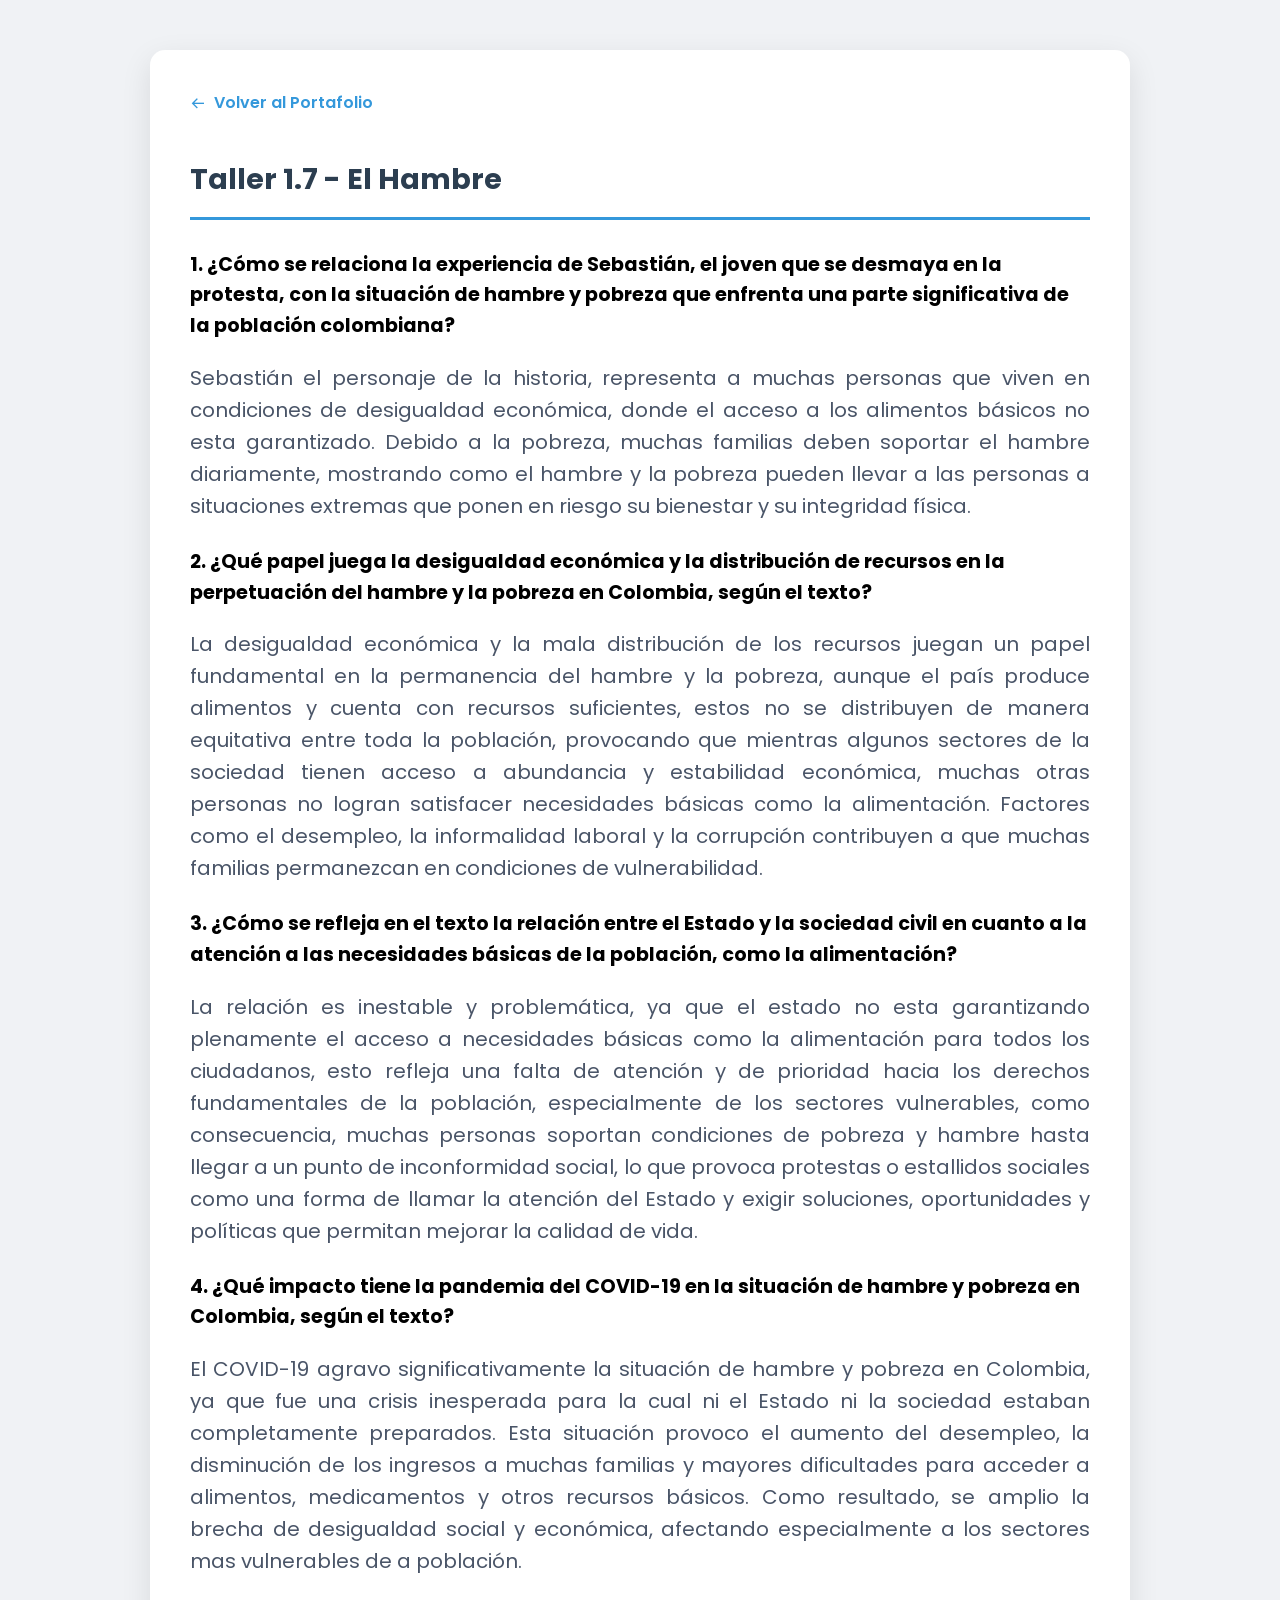
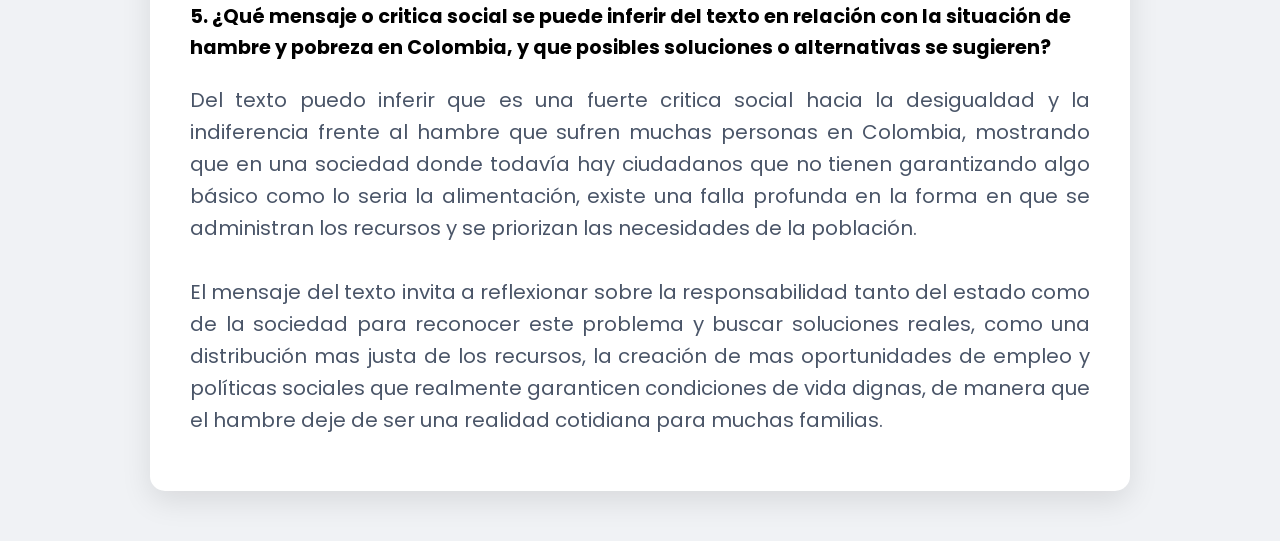
<file: primercorte/elhambre.html>
<!DOCTYPE html>
<html lang="es">
<head>
    <meta charset="UTF-8">
    <meta name="viewport" content="width=device-width, initial-scale=1.0">
    <title>Taller 1.7 - El Hambre</title>
    <link href='https://unpkg.com/boxicons@2.1.4/css/boxicons.min.css' rel='stylesheet'>
    <link rel="stylesheet" href="../styles.css"> </head>
<body>

    <div class="contenedor-lectura" style="margin: 50px auto; max-width: 900px;">
        <a href="../index.html#hambre" class="btn-regresar" style="text-decoration: none; color: #3498db;">
            <i class='bx bx-arrow-back'></i> Volver al Portafolio
        </a>

        <div class="lectura-titulo-box" style="margin-top: 20px;">
            <h3>Taller 1.7 - El Hambre</h3>
        </div>

        <div class="contenido-trabajo">
            <h4>1. ¿Cómo se relaciona la experiencia de Sebastián, el joven que se desmaya en la protesta, con la situación de hambre y 
                pobreza que enfrenta una parte significativa de la población colombiana?</h4>
            <p class="texto-analisis">Sebastián el personaje de la historia, representa a muchas personas que viven en condiciones de 
                desigualdad económica, donde el acceso a los alimentos básicos no esta garantizado. Debido a la pobreza, muchas familias 
                deben soportar el hambre diariamente, mostrando como el hambre y la pobreza pueden llevar a las personas a situaciones 
                extremas que ponen en riesgo su bienestar y su integridad física.</p>
            
            <h4>2. ¿Qué papel juega la desigualdad económica y la distribución de recursos en la perpetuación del hambre y la pobreza 
                en Colombia, según el texto?</h4>
            <p class="texto-analisis">La desigualdad económica y la mala distribución de los recursos juegan un papel fundamental en la 
                permanencia del hambre y la pobreza, aunque el país produce alimentos y cuenta con recursos suficientes, estos no se 
                distribuyen de manera equitativa entre toda la población, provocando que mientras algunos sectores de la sociedad tienen 
                acceso a abundancia y estabilidad económica, muchas otras personas no logran satisfacer necesidades básicas como la 
                alimentación. Factores como el desempleo, la informalidad laboral y la corrupción contribuyen a que muchas familias 
                permanezcan en condiciones de vulnerabilidad.</p>

            <h4>3. ¿Cómo se refleja en el texto la relación entre el Estado y la sociedad civil en cuanto a la atención a las necesidades 
                básicas de la población, como la alimentación?</h4>
            <p class="texto-analisis">La relación es inestable y problemática, ya que el estado no esta garantizando plenamente el acceso 
                a necesidades básicas como la alimentación para todos los ciudadanos, esto refleja una falta de atención y de prioridad 
                hacia los derechos fundamentales de la población, especialmente de los sectores vulnerables, como consecuencia, muchas 
                personas soportan condiciones de pobreza y hambre hasta llegar a un punto de inconformidad social, lo que provoca protestas 
                o estallidos sociales como una forma de llamar la atención del Estado y exigir soluciones, oportunidades y políticas que 
                permitan mejorar la calidad de vida.</p>

            <h4>4. ¿Qué impacto tiene la pandemia del COVID-19 en la situación de hambre y pobreza en Colombia, según el texto?</h4>
            <p class="texto-analisis">El COVID-19 agravo significativamente la situación de hambre y pobreza en Colombia, ya que fue una 
                crisis inesperada para la cual ni el Estado ni la sociedad estaban completamente preparados. Esta situación provoco el 
                aumento del desempleo, la disminución de los ingresos a muchas familias y mayores dificultades para acceder a alimentos, 
                medicamentos y otros recursos básicos. Como resultado, se amplio la brecha de desigualdad social y económica, afectando 
                especialmente a los sectores mas vulnerables de a población.</p>

            <h4>5. ¿Qué mensaje o critica social se puede inferir del texto en relación con la situación de hambre y pobreza en Colombia, 
                y que posibles soluciones o alternativas se sugieren?</h4>
            <p class="texto-analisis">Del texto puedo inferir que es una fuerte critica social hacia la desigualdad y la indiferencia 
                frente al hambre que sufren muchas personas en Colombia, mostrando que en una sociedad donde todavía hay ciudadanos que no 
                tienen garantizando algo básico como lo seria la alimentación, existe una falla profunda en la forma en que se administran 
                los recursos y se priorizan las necesidades de la población. <br><br>
                El mensaje del texto invita a reflexionar sobre la responsabilidad tanto del estado como de la sociedad para reconocer este 
                problema y buscar soluciones reales, como una distribución mas justa de los recursos, la creación de mas oportunidades de 
                empleo y políticas sociales que realmente garanticen condiciones de vida dignas, de manera que el hambre deje de ser una 
                realidad cotidiana para muchas familias.	
            </p>
        </div>
    </div>

</body>
</html>
</file>
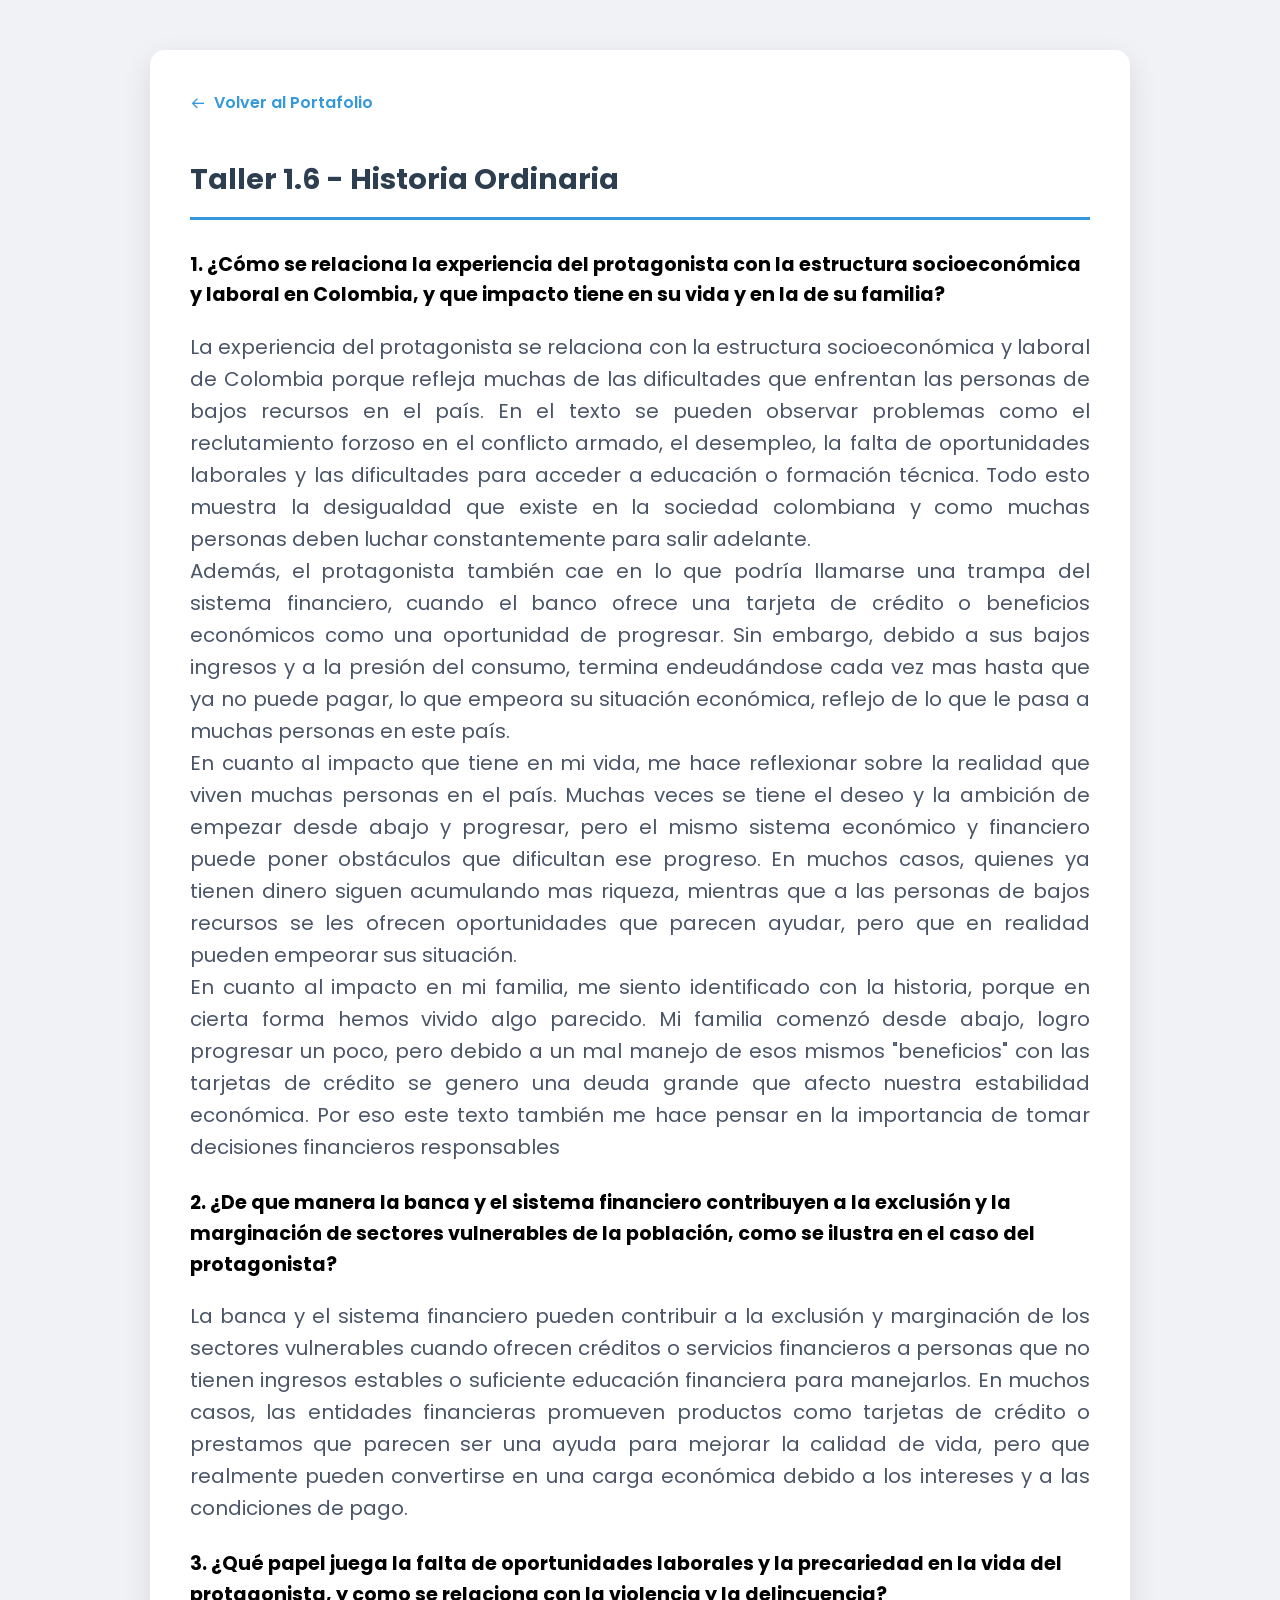
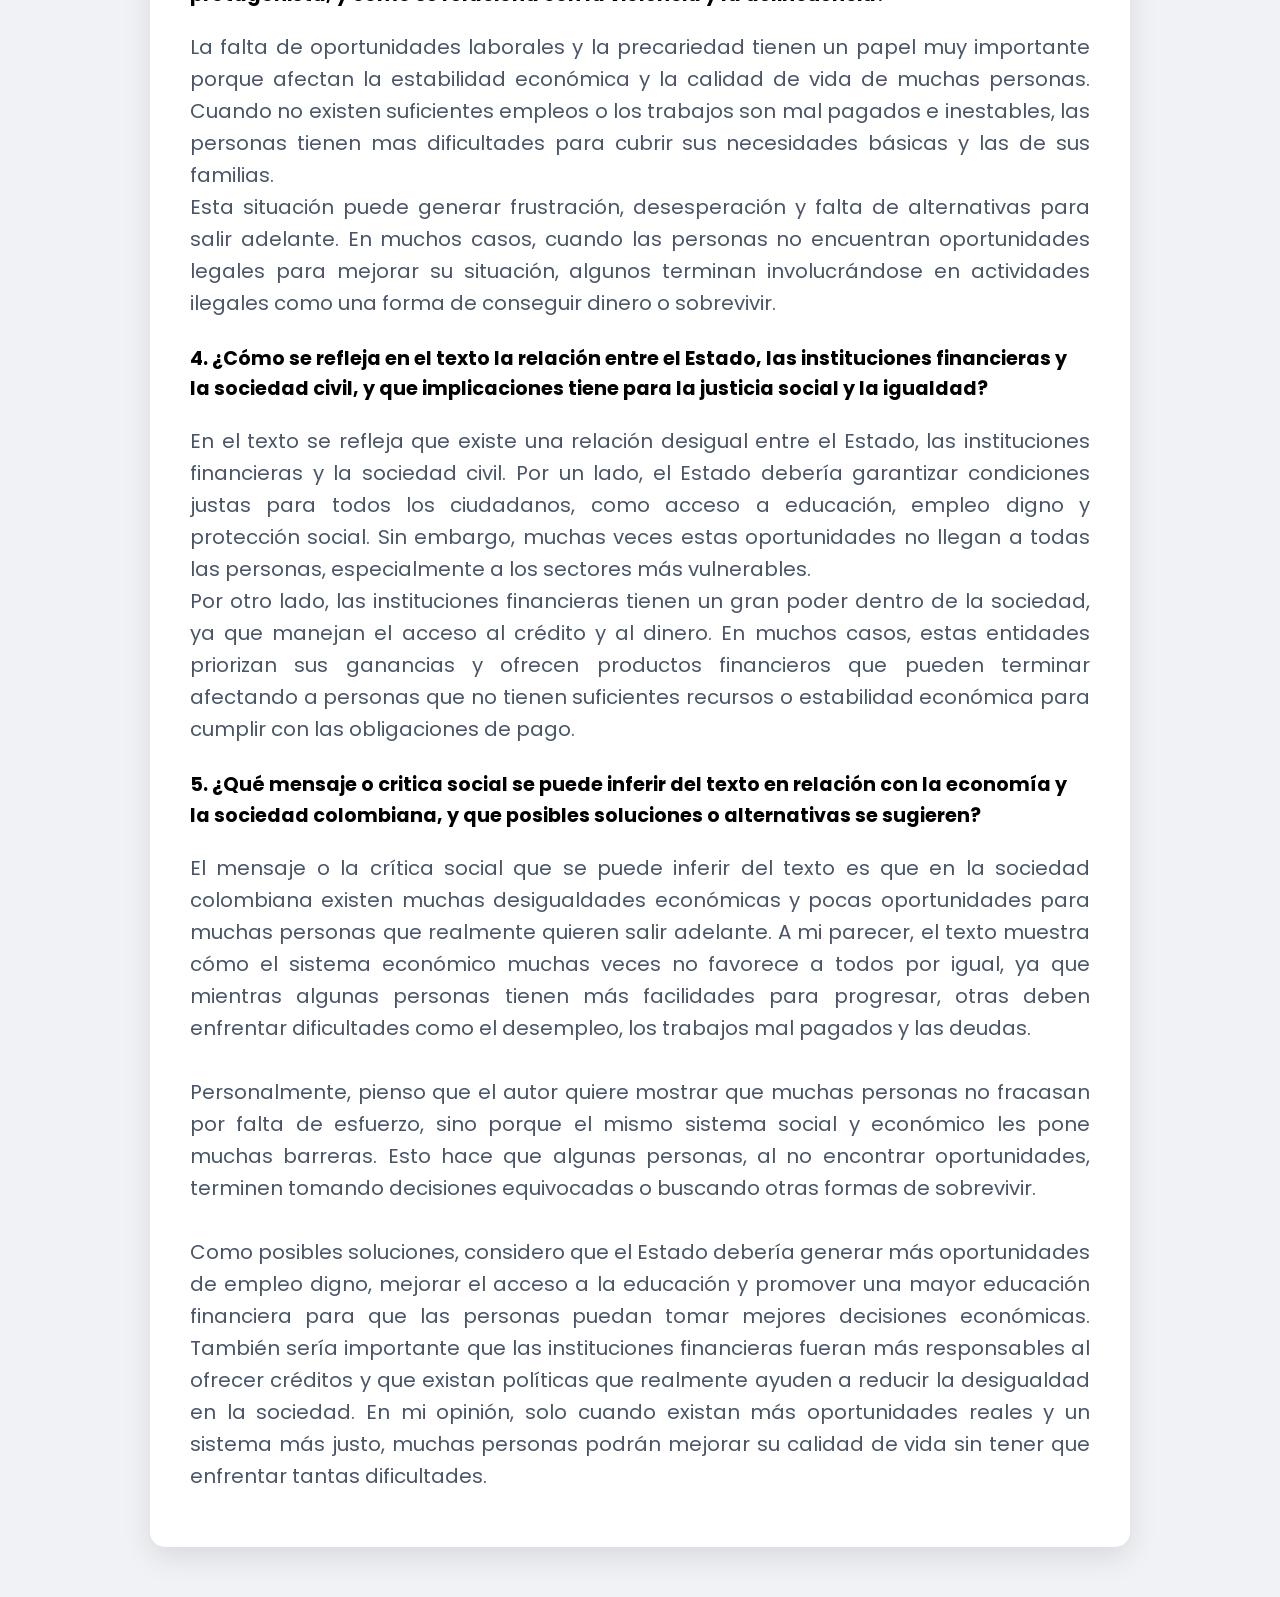
<file: primercorte/historia.html>
<!DOCTYPE html>
<html lang="es">
<head>
    <meta charset="UTF-8">
    <meta name="viewport" content="width=device-width, initial-scale=1.0">
    <title>Taller 1.6 - Historia Ordinaria</title>
    <link href='https://unpkg.com/boxicons@2.1.4/css/boxicons.min.css' rel='stylesheet'>
    <link rel="stylesheet" href="../styles.css"> </head>
<body>

    <div class="contenedor-lectura" style="margin: 50px auto; max-width: 900px;">
        <a href="../index.html#historia" class="btn-regresar" style="text-decoration: none; color: #3498db;">
            <i class='bx bx-arrow-back'></i> Volver al Portafolio
        </a>

        <div class="lectura-titulo-box" style="margin-top: 20px;">
            <h3>Taller 1.6 - Historia Ordinaria</h3>
        </div>

        <div class="contenido-trabajo">
            <h4>1. ¿Cómo se relaciona la experiencia del protagonista con la estructura socioeconómica y laboral en Colombia, y que 
                impacto tiene en su vida y en la de su familia?</h4>
            <p class="texto-analisis">La experiencia del protagonista se relaciona con la estructura socioeconómica y laboral de Colombia 
                porque refleja muchas de las dificultades que enfrentan las personas de bajos recursos en el país. En el texto se pueden 
                observar problemas como el reclutamiento forzoso en el conflicto armado, el desempleo, la falta de oportunidades laborales 
                y las dificultades para acceder a educación o formación técnica. Todo esto muestra la desigualdad que existe en la sociedad 
                colombiana y como muchas personas deben luchar constantemente para salir adelante. <br>
                Además, el protagonista también cae en lo que podría llamarse una trampa del sistema financiero, cuando el banco ofrece una 
                tarjeta de crédito o beneficios económicos como una oportunidad de progresar. Sin embargo, debido a sus bajos ingresos y a 
                la presión del consumo, termina endeudándose cada vez mas hasta que ya no puede pagar, lo que empeora su situación económica,
                reflejo de lo que le pasa a muchas personas en este país. <br>
                En cuanto al impacto que tiene en mi vida, me hace reflexionar sobre la realidad que viven muchas personas en el país. Muchas 
                veces se tiene el deseo y la ambición de empezar desde abajo y progresar, pero el mismo sistema económico y financiero puede 
                poner obstáculos que dificultan ese progreso. En muchos casos, quienes ya tienen dinero siguen acumulando mas riqueza, 
                mientras que a las personas de bajos recursos se les ofrecen oportunidades que parecen ayudar, pero que en realidad pueden 
                empeorar sus situación. <br>
                En cuanto al impacto en mi familia, me siento identificado con la historia, porque en cierta forma hemos vivido algo 
                parecido. Mi familia comenzó desde abajo, logro progresar un poco, pero debido a un mal manejo de esos mismos "beneficios" 
                con las tarjetas de crédito se genero una deuda grande que afecto nuestra estabilidad económica. Por eso este texto 
                también me hace pensar en la importancia de tomar decisiones financieros responsables</p>
            
            <h4>2. ¿De que manera la banca y el sistema financiero contribuyen a la exclusión y la marginación de sectores vulnerables 
                de la población, como se ilustra en el caso del protagonista?</h4>
            <p class="texto-analisis">La banca y el sistema financiero pueden contribuir a la exclusión y marginación de los sectores 
                vulnerables cuando ofrecen créditos o servicios financieros a personas que no tienen ingresos estables o suficiente 
                educación financiera para manejarlos. En muchos casos, las entidades financieras promueven productos como tarjetas de 
                crédito o prestamos que parecen ser una ayuda para mejorar la calidad de vida, pero que realmente pueden convertirse en 
                una carga económica debido a los intereses y a las condiciones de pago.</p>

            <h4>3. ¿Qué papel juega la falta de oportunidades laborales y la precariedad en la vida del protagonista, y como se relaciona 
                con la violencia y la delincuencia?</h4>
            <p class="texto-analisis">La falta de oportunidades laborales y la precariedad tienen un papel muy importante porque afectan 
                la estabilidad económica y la calidad de vida de muchas personas. Cuando no existen suficientes empleos o los trabajos son 
                mal pagados e inestables, las personas tienen mas dificultades para cubrir sus necesidades básicas y las de sus familias.
                <br>
                Esta situación puede generar frustración, desesperación y falta de alternativas para salir adelante. En muchos casos, 
                cuando las personas no encuentran oportunidades legales para mejorar su situación, algunos terminan involucrándose en 
                actividades ilegales como una forma de conseguir dinero o sobrevivir.</p>

            <h4>4. ¿Cómo se refleja en el texto la relación entre el Estado, las instituciones financieras y la sociedad civil, y que 
                implicaciones tiene para la justicia social y la igualdad?</h4>
            <p class="texto-analisis">En el texto se refleja que existe una relación desigual entre el Estado, las instituciones 
                financieras y la sociedad civil. Por un lado, el Estado debería garantizar condiciones justas para todos los ciudadanos, 
                como acceso a educación, empleo digno y protección social. Sin embargo, muchas veces estas oportunidades no llegan a todas 
                las personas, especialmente a los sectores más vulnerables. <br>
                Por otro lado, las instituciones financieras tienen un gran poder dentro de la sociedad, ya que manejan el acceso al 
                crédito y al dinero. En muchos casos, estas entidades priorizan sus ganancias y ofrecen productos financieros que pueden 
                terminar afectando a personas que no tienen suficientes recursos o estabilidad económica para cumplir con las obligaciones 
                de pago.

            <h4>5. ¿Qué mensaje o critica social se puede inferir del texto en relación con la economía y la sociedad colombiana, y que 
                posibles soluciones o alternativas se sugieren?</h4>
            <p class="texto-analisis">El mensaje o la crítica social que se puede inferir del texto es que en la sociedad colombiana 
                existen muchas desigualdades económicas y pocas oportunidades para muchas personas que realmente quieren salir adelante. 
                A mi parecer, el texto muestra cómo el sistema económico muchas veces no favorece a todos por igual, ya que mientras algunas 
                personas tienen más facilidades para progresar, otras deben enfrentar dificultades como el desempleo, los trabajos mal 
                pagados y las deudas. <br><br>
                Personalmente, pienso que el autor quiere mostrar que muchas personas no fracasan por falta de esfuerzo, sino porque el 
                mismo sistema social y económico les pone muchas barreras. Esto hace que algunas personas, al no encontrar oportunidades, 
                terminen tomando decisiones equivocadas o buscando otras formas de sobrevivir. <br><br>
                Como posibles soluciones, considero que el Estado debería generar más oportunidades de empleo digno, mejorar el acceso 
                a la educación y promover una mayor educación financiera para que las personas puedan tomar mejores decisiones económicas. 
                También sería importante que las instituciones financieras fueran más responsables al ofrecer créditos y que existan 
                políticas que realmente ayuden a reducir la desigualdad en la sociedad. En mi opinión, solo cuando existan más oportunidades 
                reales y un sistema más justo, muchas personas podrán mejorar su calidad de vida sin tener que enfrentar tantas 
                dificultades.</p>
        </div>
    </div>

</body>
</html>
</file>
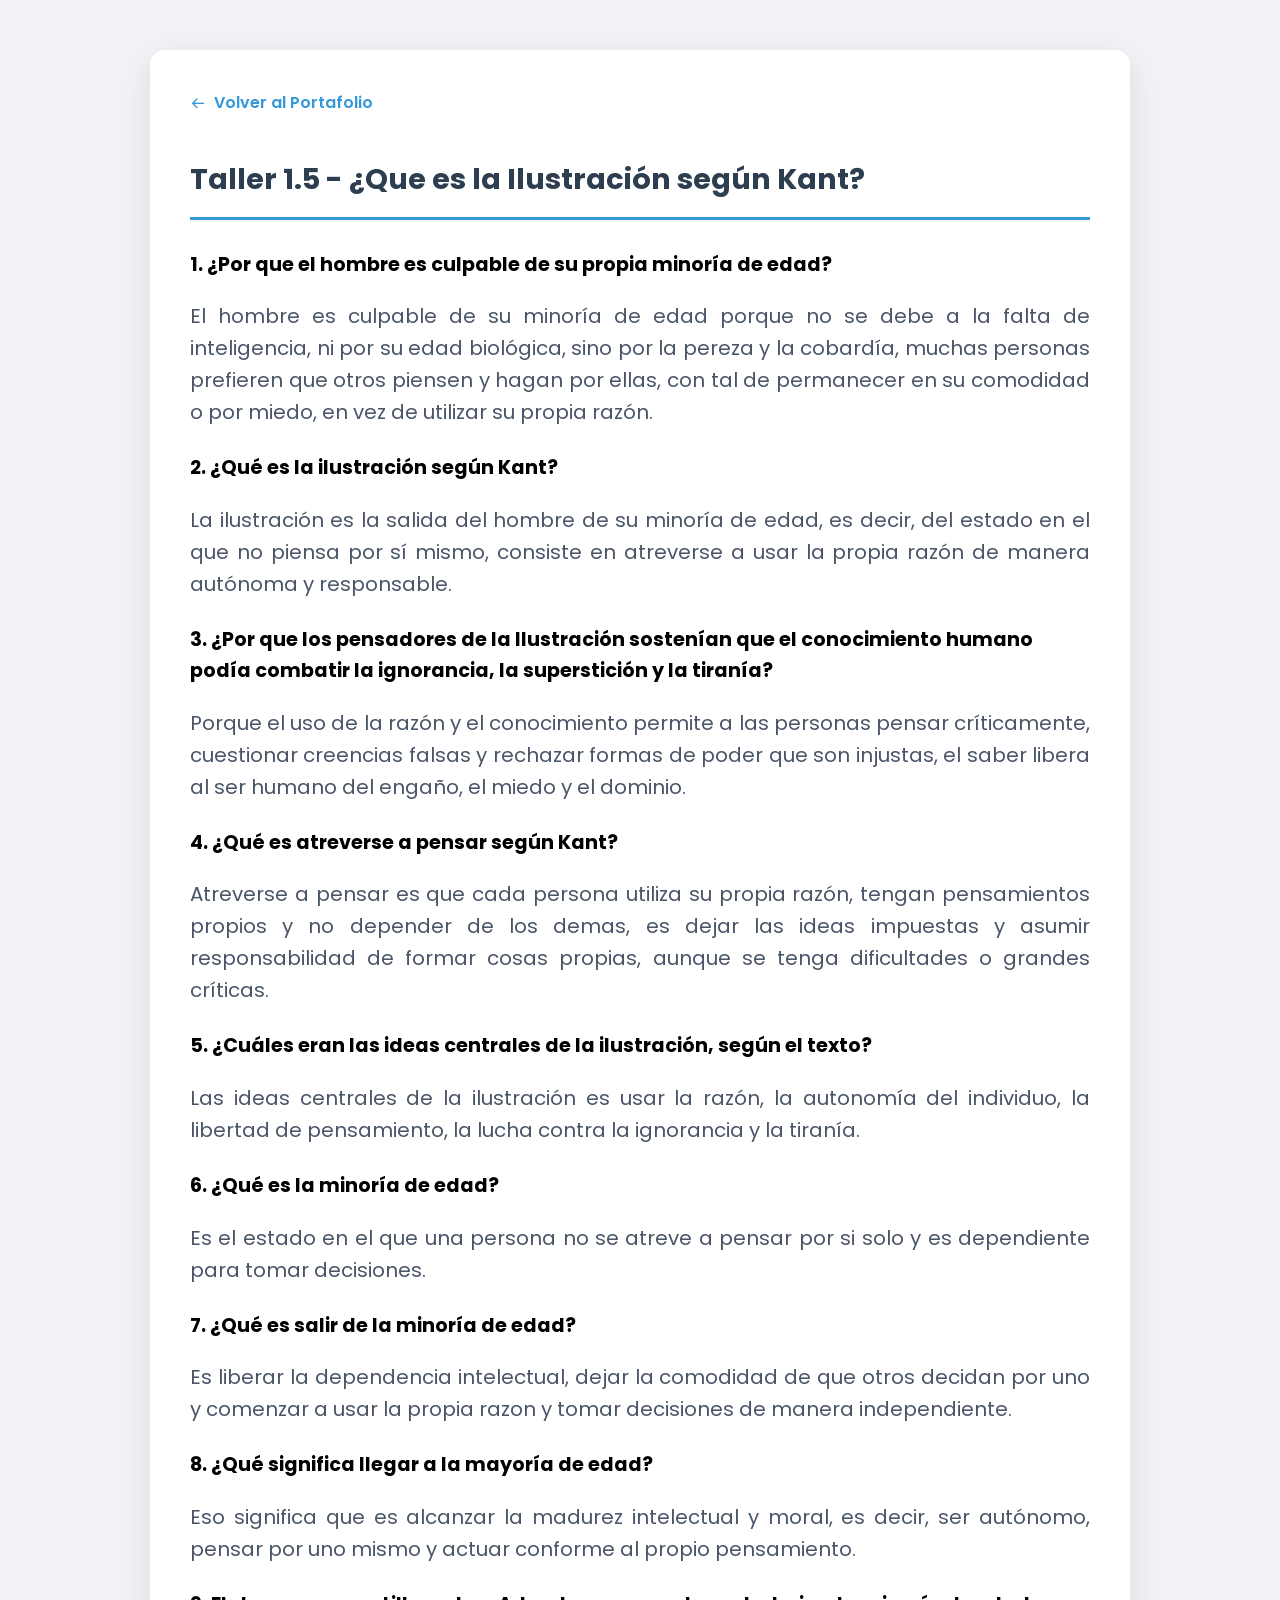
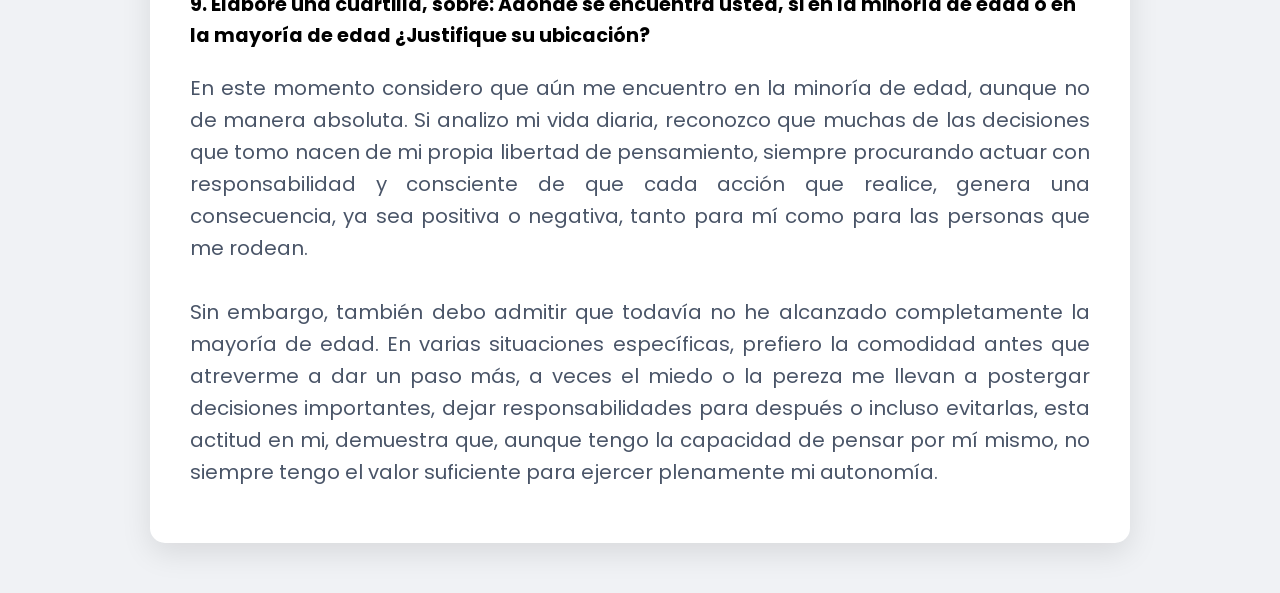
<file: primercorte/ilustracion.html>
<!DOCTYPE html>
<html lang="es">
<head>
    <meta charset="UTF-8">
    <meta name="viewport" content="width=device-width, initial-scale=1.0">
    <title>Taller 1.5 - ¿Que es la Ilustración según Kant?</title>
    <link href='https://unpkg.com/boxicons@2.1.4/css/boxicons.min.css' rel='stylesheet'>
    <link rel="stylesheet" href="../styles.css"> </head>
<body>

    <div class="contenedor-lectura" style="margin: 50px auto; max-width: 900px;">
        <a href="../index.html#ilustracion" class="btn-regresar" style="text-decoration: none; color: #3498db;">
            <i class='bx bx-arrow-back'></i> Volver al Portafolio
        </a>

        <div class="lectura-titulo-box" style="margin-top: 20px;">
            <h3>Taller 1.5 - ¿Que es la Ilustración según Kant?</h3>
        </div>

        <div class="contenido-trabajo">
            <h4>1. ¿Por que el hombre es culpable de su propia minoría de edad?</h4>
            <p class="texto-analisis">El hombre es culpable de su minoría de edad porque no se debe a la falta de inteligencia, ni por 
                su edad biológica, sino por la pereza y la cobardía, muchas personas prefieren que otros piensen y hagan por ellas, con 
                tal de permanecer en su comodidad o por miedo, en vez de utilizar su propia razón.</p>
            
            <h4>2. ¿Qué es la ilustración según Kant?</h4>
            <p class="texto-analisis">La ilustración es la salida del hombre de su minoría de edad, es decir, del estado en el que no 
                piensa por sí mismo, consiste en atreverse a usar la propia razón de manera autónoma y responsable.</p>

            <h4>3. ¿Por que los pensadores de la Ilustración sostenían que el conocimiento humano podía combatir 
                la ignorancia, la superstición y la tiranía?</h4>
            <p class="texto-analisis">Porque el uso de la razón y el conocimiento permite a las personas pensar críticamente, cuestionar 
                creencias falsas y rechazar formas de poder que son injustas, el saber libera al ser humano del engaño, el miedo y el 
                dominio.</p>

            <h4>4. ¿Qué es atreverse a pensar según Kant?</h4>
            <p class="texto-analisis">Atreverse a pensar es que cada persona utiliza su propia razón, tengan pensamientos propios y no 
                depender de los demas, es dejar las ideas impuestas y asumir responsabilidad de formar cosas propias, aunque se tenga 
                dificultades o grandes críticas.</p>

            <h4>5. ¿Cuáles eran las ideas centrales de la ilustración, según el texto?</h4>
            <p class="texto-analisis">Las ideas centrales de la ilustración es usar la razón, la autonomía del individuo, la libertad 
                de pensamiento, la lucha contra la ignorancia y la tiranía.</p>
            
            <h4>6. ¿Qué es la minoría de edad?</h4>
            <p class="texto-analisis">Es el estado en el que una persona no se atreve a pensar por si solo y es dependiente para tomar 
                decisiones.</p>

            <h4>7. ¿Qué es salir de la minoría de edad?</h4>
            <p class="texto-analisis">Es liberar la dependencia intelectual, dejar la comodidad de que otros decidan por uno y comenzar 
                a usar la propia razon y tomar decisiones de manera independiente.</p>

            <h4>8. ¿Qué significa llegar a la mayoría de edad?</h4>
            <p class="texto-analisis">Eso significa que es alcanzar la madurez intelectual y moral, es decir, ser autónomo, pensar por
                uno mismo y actuar conforme al propio pensamiento.
            </p>

            <h4>9. Elabore una cuartilla, sobre: Adonde se encuentra usted, si en la minoría de edad o en la 
                mayoría de edad ¿Justifique su ubicación?</h4>
            <p class="texto-analisis">En este momento considero que aún me encuentro en la minoría de edad, aunque no de manera absoluta. 
                Si analizo mi vida diaria, reconozco que muchas de las decisiones que tomo nacen de mi propia libertad de pensamiento, 
                siempre procurando actuar con responsabilidad y consciente de que cada acción que realice, genera una consecuencia, ya
                sea positiva o negativa, tanto para mí como para las personas que me rodean.
                <br><br>
                Sin embargo, también debo admitir que todavía no he alcanzado completamente la mayoría de edad. En varias situaciones 
                específicas, prefiero la comodidad antes que atreverme a dar un paso más, a veces el miedo o la pereza me llevan a 
                postergar decisiones importantes, dejar responsabilidades para después o incluso evitarlas, esta actitud en mi, demuestra 
                que, aunque tengo la capacidad de pensar por mí mismo, no siempre tengo el valor suficiente para ejercer plenamente mi 
                autonomía.</p>
        </div>
    </div>

</body>
</html>
</file>
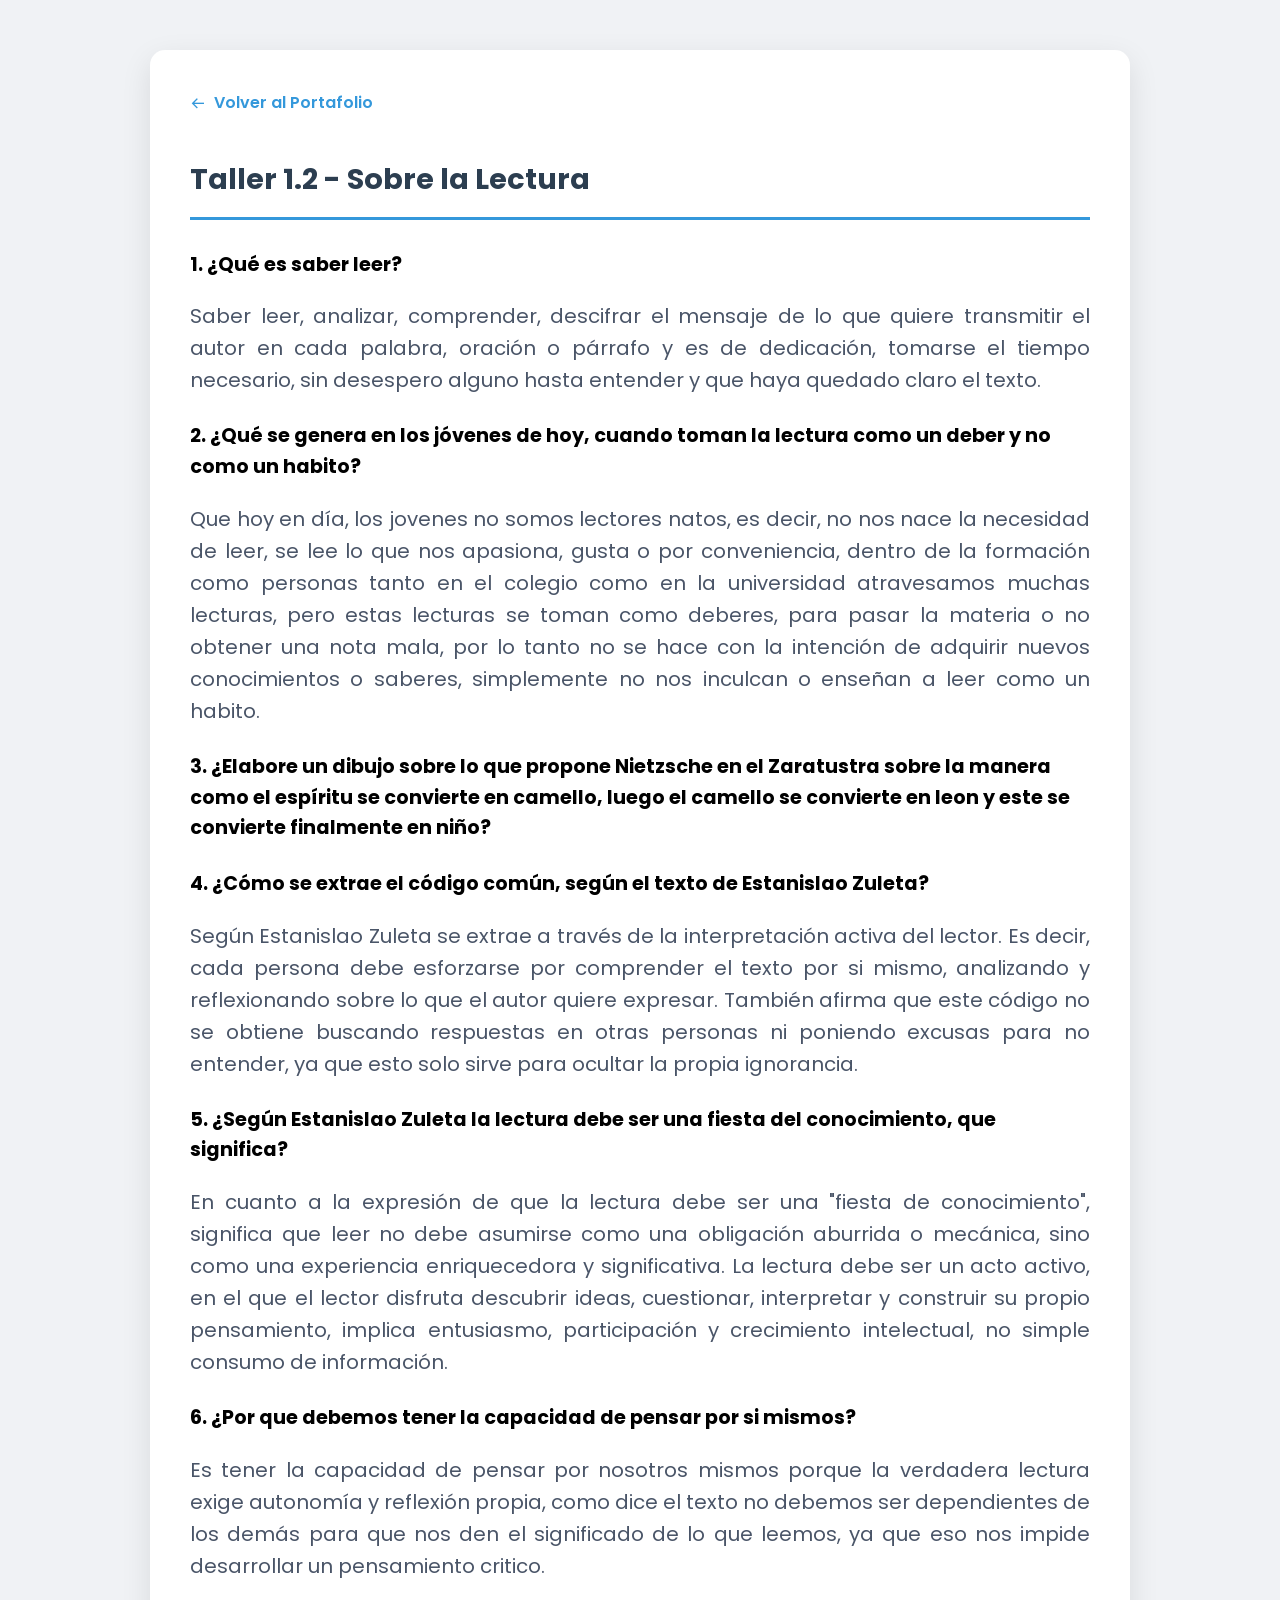
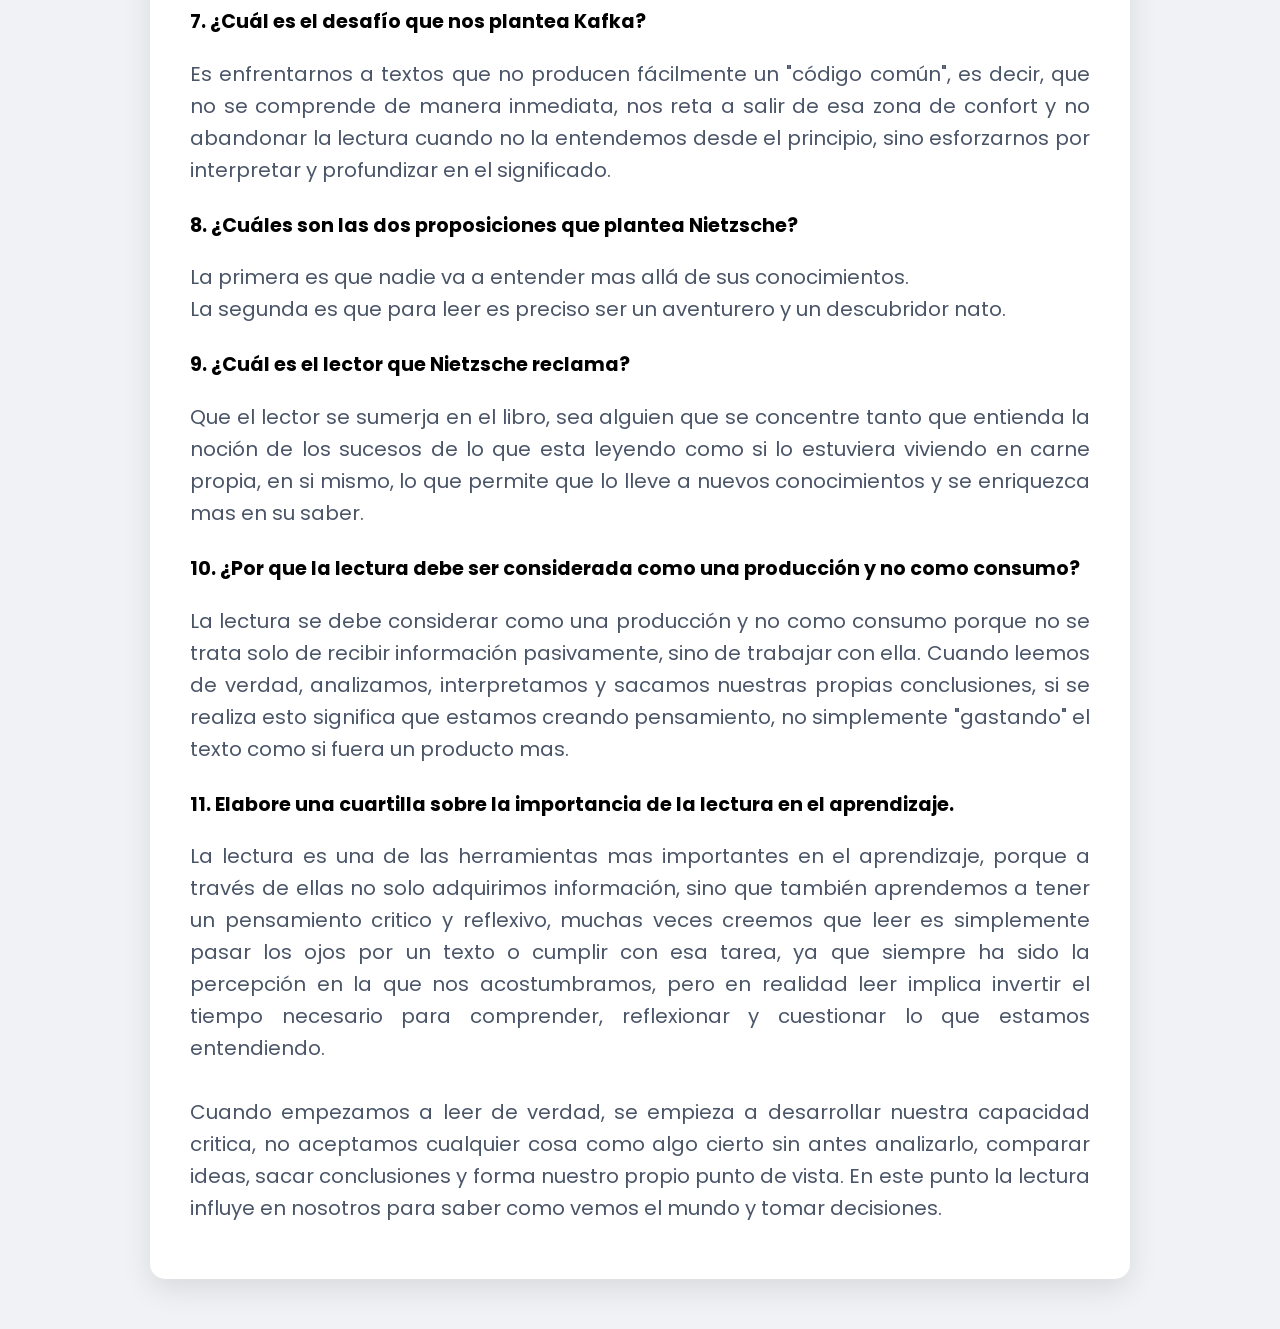
<file: primercorte/lectura.html>
<!DOCTYPE html>
<html lang="es">
<head>
    <meta charset="UTF-8">
    <meta name="viewport" content="width=device-width, initial-scale=1.0">
    <title>Taller 1.2 - Sobre la Lectura</title>
    <link href='https://unpkg.com/boxicons@2.1.4/css/boxicons.min.css' rel='stylesheet'>
    <link rel="stylesheet" href="../styles.css"> </head>
<body>

    <div class="contenedor-lectura" style="margin: 50px auto; max-width: 900px;">
        <a href="../index.html#lectura" class="btn-regresar" style="text-decoration: none; color: #3498db;">
            <i class='bx bx-arrow-back'></i> Volver al Portafolio
        </a>

        <div class="lectura-titulo-box" style="margin-top: 20px;">
            <h3>Taller 1.2 - Sobre la Lectura</h3>
        </div>

        <div class="contenido-trabajo">
            <h4>1. ¿Qué es saber leer?</h4>
            <p class="texto-analisis">Saber leer, analizar, comprender, descifrar el mensaje de lo que quiere transmitir el 
                autor en cada palabra, oración o párrafo y es de dedicación, tomarse el tiempo necesario, sin desespero alguno 
                hasta entender y que haya quedado claro el texto.</p>
            
            <h4>2. ¿Qué se genera en los jóvenes de hoy, cuando toman la lectura como un deber y no como un habito?</h4>
            <p class="texto-analisis">Que hoy en día, los jovenes no somos lectores natos, es decir, no nos nace la necesidad 
                de leer, se lee lo que nos apasiona, gusta o por conveniencia, dentro de la formación como personas tanto en 
                el colegio como en la universidad atravesamos muchas lecturas, pero estas lecturas se toman como deberes, para 
                pasar la materia o no obtener una nota mala, por lo tanto no se hace con la intención de adquirir nuevos 
                conocimientos o saberes, simplemente no nos inculcan o enseñan a leer como un habito.</p>

            <h4>3. ¿Elabore un dibujo sobre lo que propone Nietzsche en el Zaratustra sobre la manera como el espíritu se 
                convierte en camello, luego el camello se convierte en leon y este se convierte finalmente en niño?</h4>
            <p class="texto-analisis"></p>

            <h4>4. ¿Cómo se extrae el código común, según el texto de Estanislao Zuleta?</h4>
            <p class="texto-analisis">Según Estanislao Zuleta se extrae a través de la interpretación activa del lector. 
                Es decir, cada persona debe esforzarse por comprender el texto por si mismo, analizando y reflexionando sobre 
                lo que el autor quiere expresar. También afirma que este código no se obtiene buscando respuestas en otras 
                personas ni poniendo excusas para no entender, ya que esto solo sirve para ocultar la propia ignorancia.</p>

            <h4>5. ¿Según Estanislao Zuleta la lectura debe ser una fiesta del conocimiento, que significa?</h4>
            <p class="texto-analisis">En cuanto a la expresión de que la lectura debe ser una "fiesta de conocimiento", 
                significa que leer no debe asumirse como una obligación aburrida o mecánica, sino como una experiencia 
                enriquecedora y significativa. La lectura debe ser un acto activo, en el que el lector disfruta descubrir 
                ideas, cuestionar, interpretar y construir su propio pensamiento, implica entusiasmo, participación y 
                crecimiento intelectual, no simple consumo de información.</p>
            
            <h4>6. ¿Por que debemos tener la capacidad de pensar por si mismos?</h4>
            <p class="texto-analisis">Es tener la capacidad de pensar por nosotros mismos porque la verdadera lectura 
                exige autonomía y reflexión propia, como dice el texto no debemos ser dependientes de los demás para que 
                nos den el significado de lo que leemos, ya que eso nos impide desarrollar un pensamiento critico.</p>

            <h4>7. ¿Cuál es el desafío que nos plantea Kafka?</h4>
            <p class="texto-analisis">Es enfrentarnos a textos que no producen fácilmente un "código común", es decir, 
                que no se comprende de manera inmediata, nos reta a salir de esa zona de confort y no abandonar la lectura 
                cuando no la entendemos desde el principio, sino esforzarnos por interpretar y profundizar en el 
                significado.</p>

            <h4>8. ¿Cuáles son las dos proposiciones que plantea Nietzsche?</h4>
            <p class="texto-analisis">La primera es que nadie va a entender mas allá de sus conocimientos.<br>
                La segunda es que para leer es preciso ser un aventurero y un descubridor nato.</p>

            <h4>9. ¿Cuál es el lector que Nietzsche reclama?</h4>
            <p class="texto-analisis">Que el lector se sumerja en el libro, sea alguien que se concentre tanto que entienda 
                la noción de los sucesos de lo que esta leyendo como si lo estuviera viviendo en carne propia, en si mismo, 
                lo que permite que lo lleve a nuevos conocimientos y se enriquezca mas en su saber.</p>
            
            <h4>10. ¿Por que la lectura debe ser considerada como una producción y no como consumo?</h4>
            <p class="texto-analisis">La lectura se debe considerar como una producción y no como consumo porque no se trata 
                solo de recibir información pasivamente, sino de trabajar con ella. Cuando leemos de verdad, analizamos, 
                interpretamos y sacamos nuestras propias conclusiones, si se realiza esto significa que estamos creando 
                pensamiento, no simplemente "gastando" el texto como si fuera un producto mas.</p>

            <h4>11. Elabore una cuartilla sobre la importancia de la lectura en el aprendizaje.</h4>
            <p class="texto-analisis">La lectura es una de las herramientas mas importantes en el aprendizaje, porque a 
                través de ellas no solo adquirimos información, sino que también aprendemos a tener un pensamiento critico 
                y reflexivo, muchas veces creemos que leer es simplemente pasar los ojos por un texto o cumplir con esa tarea, 
                ya que siempre ha sido la percepción en la que nos acostumbramos, pero en realidad leer implica invertir el 
                tiempo necesario para comprender, reflexionar y cuestionar lo que estamos entendiendo.
                <br><br>
                Cuando empezamos a leer de verdad, se empieza a desarrollar nuestra capacidad critica, no aceptamos cualquier 
                cosa como algo cierto sin antes analizarlo, comparar ideas, sacar conclusiones y forma nuestro propio punto 
                de vista. En este punto la lectura influye en nosotros para saber como vemos el mundo y tomar decisiones.</p>
        </div>
    </div>

</body>
</html>
</file>
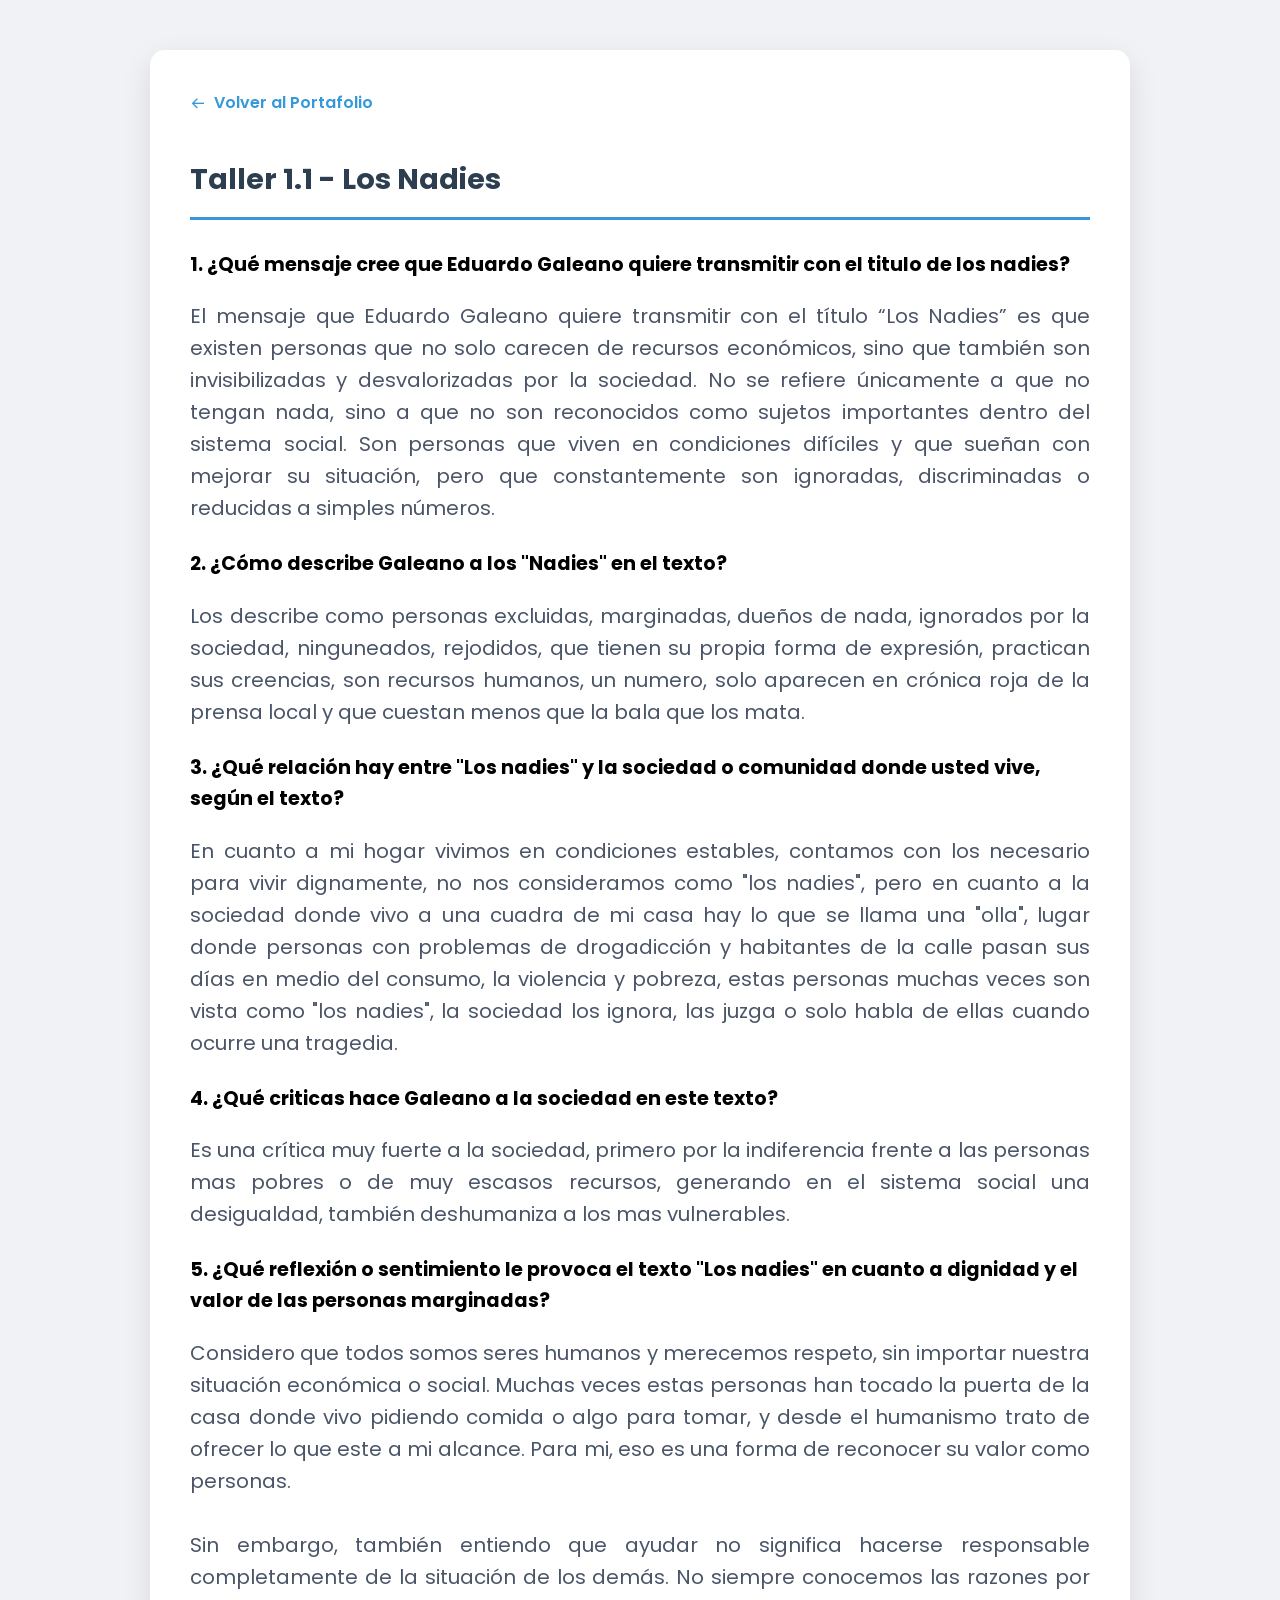
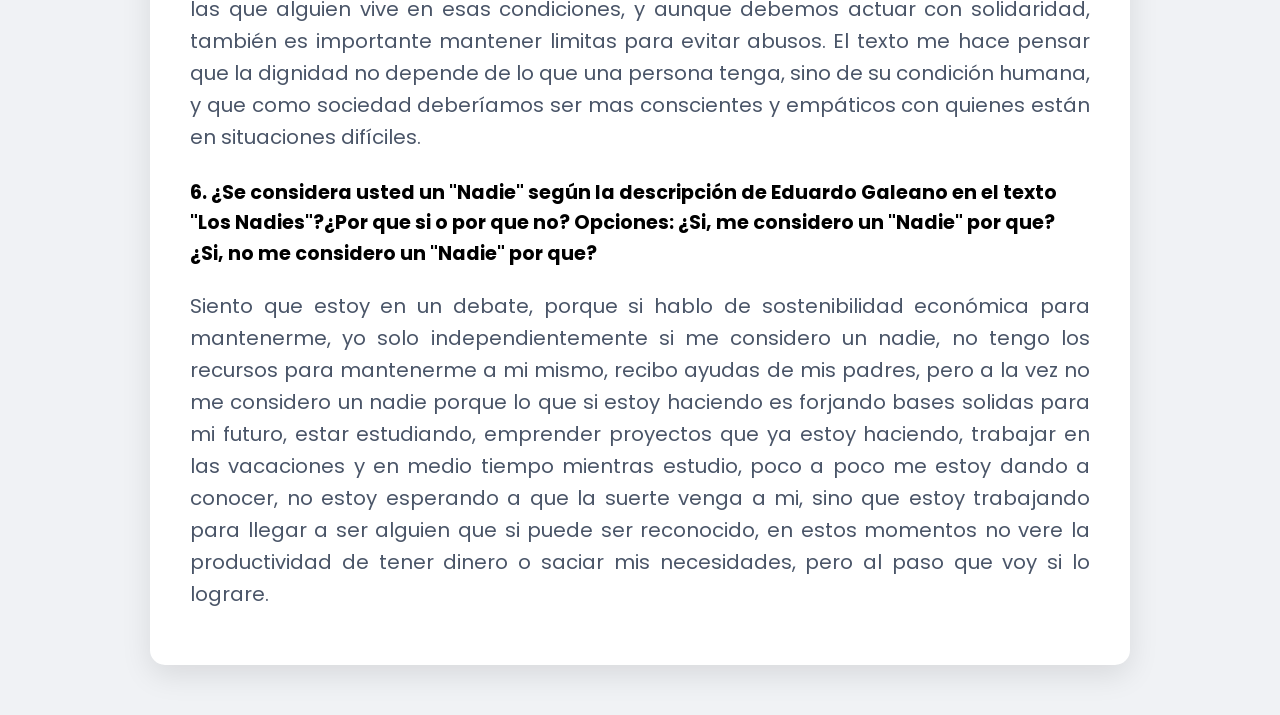
<file: primercorte/losnadies.html>
<!DOCTYPE html>
<html lang="es">
<head>
    <meta charset="UTF-8">
    <meta name="viewport" content="width=device-width, initial-scale=1.0">
    <title>Taller 1.1 - Los Nadies</title>
    <link href='https://unpkg.com/boxicons@2.1.4/css/boxicons.min.css' rel='stylesheet'>
    <link rel="stylesheet" href="../styles.css"> </head>
<body>

    <div class="contenedor-lectura" style="margin: 50px auto; max-width: 900px;">
        <a href="../index.html#losnadies" class="btn-regresar" style="text-decoration: none; color: #3498db;">
            <i class='bx bx-arrow-back'></i> Volver al Portafolio
        </a>

        <div class="lectura-titulo-box" style="margin-top: 20px;">
            <h3>Taller 1.1 - Los Nadies</h3>
        </div>

        <div class="contenido-trabajo">
            <h4>1. ¿Qué mensaje cree que Eduardo Galeano quiere transmitir con el titulo de los nadies?</h4>
            <p class="texto-analisis">El mensaje que Eduardo Galeano quiere transmitir con el título “Los Nadies” es que existen personas 
                que no solo carecen de recursos económicos, sino que también son invisibilizadas y desvalorizadas por la sociedad. No se 
                refiere únicamente a que no tengan nada, sino a que no son reconocidos como sujetos importantes dentro del sistema social. 
                Son personas que viven en condiciones difíciles y que sueñan con mejorar su situación, pero que constantemente son ignoradas, 
                discriminadas o reducidas a simples números.</p>
            
            <h4>2. ¿Cómo describe Galeano a los "Nadies" en el texto?</h4>
            <p class="texto-analisis">Los describe como personas excluidas, marginadas, dueños de nada, ignorados por la sociedad, ninguneados, 
                rejodidos, que tienen su propia forma de expresión, practican sus creencias, son recursos humanos, un numero, solo aparecen 
                en crónica roja de la prensa local y que cuestan menos que la bala que los mata.</p>

            <h4>3. ¿Qué relación hay entre "Los nadies" y la sociedad o comunidad donde usted vive, según el texto?</h4>
            <p class="texto-analisis">En cuanto a mi hogar vivimos en condiciones estables, contamos con los necesario para vivir dignamente, 
                no nos consideramos como "los nadies", pero en cuanto a la sociedad donde vivo a una cuadra de mi casa hay lo que se llama una
                "olla", lugar donde personas con problemas de drogadicción y habitantes de la calle pasan sus días en medio del consumo, la 
                violencia y pobreza, estas personas muchas veces son vista como "los nadies", la sociedad los ignora, las juzga o solo habla 
                de ellas cuando ocurre una tragedia.</p>

            <h4>4. ¿Qué criticas hace Galeano a la sociedad en este texto?</h4>
            <p class="texto-analisis">Es una crítica muy fuerte a la sociedad, primero por la indiferencia frente a las personas mas pobres o 
                de muy escasos recursos, generando en el sistema social una desigualdad, también deshumaniza a los mas vulnerables.</p>

            <h4>5. ¿Qué reflexión o sentimiento le provoca el texto "Los nadies" en cuanto a dignidad y el valor de las personas marginadas?</h4>
            <p class="texto-analisis">Considero que todos somos seres humanos y merecemos respeto, sin importar nuestra situación económica o 
                social. Muchas veces estas personas han tocado la puerta de la casa donde vivo pidiendo comida o algo para tomar, y desde el 
                humanismo trato de ofrecer lo que este a mi alcance. Para mi, eso es una forma de reconocer su valor como personas.
                <br><br>
                Sin embargo, también entiendo que ayudar no significa hacerse responsable completamente de la situación de los demás. No 
                siempre conocemos las razones por las que alguien vive en esas condiciones, y aunque debemos actuar con solidaridad, también 
                es importante mantener limitas para evitar abusos. El texto me hace pensar que la dignidad no depende de lo que una persona 
                tenga, sino de su condición humana, y que como sociedad deberíamos ser mas conscientes y empáticos con quienes están en 
                situaciones difíciles.</p>
            
            <h4>6. ¿Se considera usted un "Nadie" según la descripción de Eduardo Galeano en el texto "Los Nadies"?¿Por que si o por que no? 
                Opciones: ¿Si, me considero un "Nadie" por que? ¿Si, no me considero un "Nadie" por que?</h4>
            <p class="texto-analisis">Siento que estoy en un debate, porque si hablo de sostenibilidad económica para mantenerme, yo solo 
                independientemente si me considero un nadie, no tengo los recursos para mantenerme a mi mismo, recibo ayudas de mis padres, 
                pero a la vez no me considero un nadie porque lo que si estoy haciendo es forjando bases solidas para mi futuro, estar 
                estudiando, emprender proyectos que ya estoy haciendo, trabajar en las vacaciones y en medio tiempo mientras estudio, poco 
                a poco me estoy dando a conocer, no estoy esperando a que la suerte venga a mi, sino que estoy trabajando para llegar a ser 
                alguien que si puede ser reconocido, en estos momentos no vere la productividad de tener dinero o saciar mis necesidades, 
                pero al paso que voy si lo lograre.</p>
        </div>
    </div>

</body>
</html>
</file>
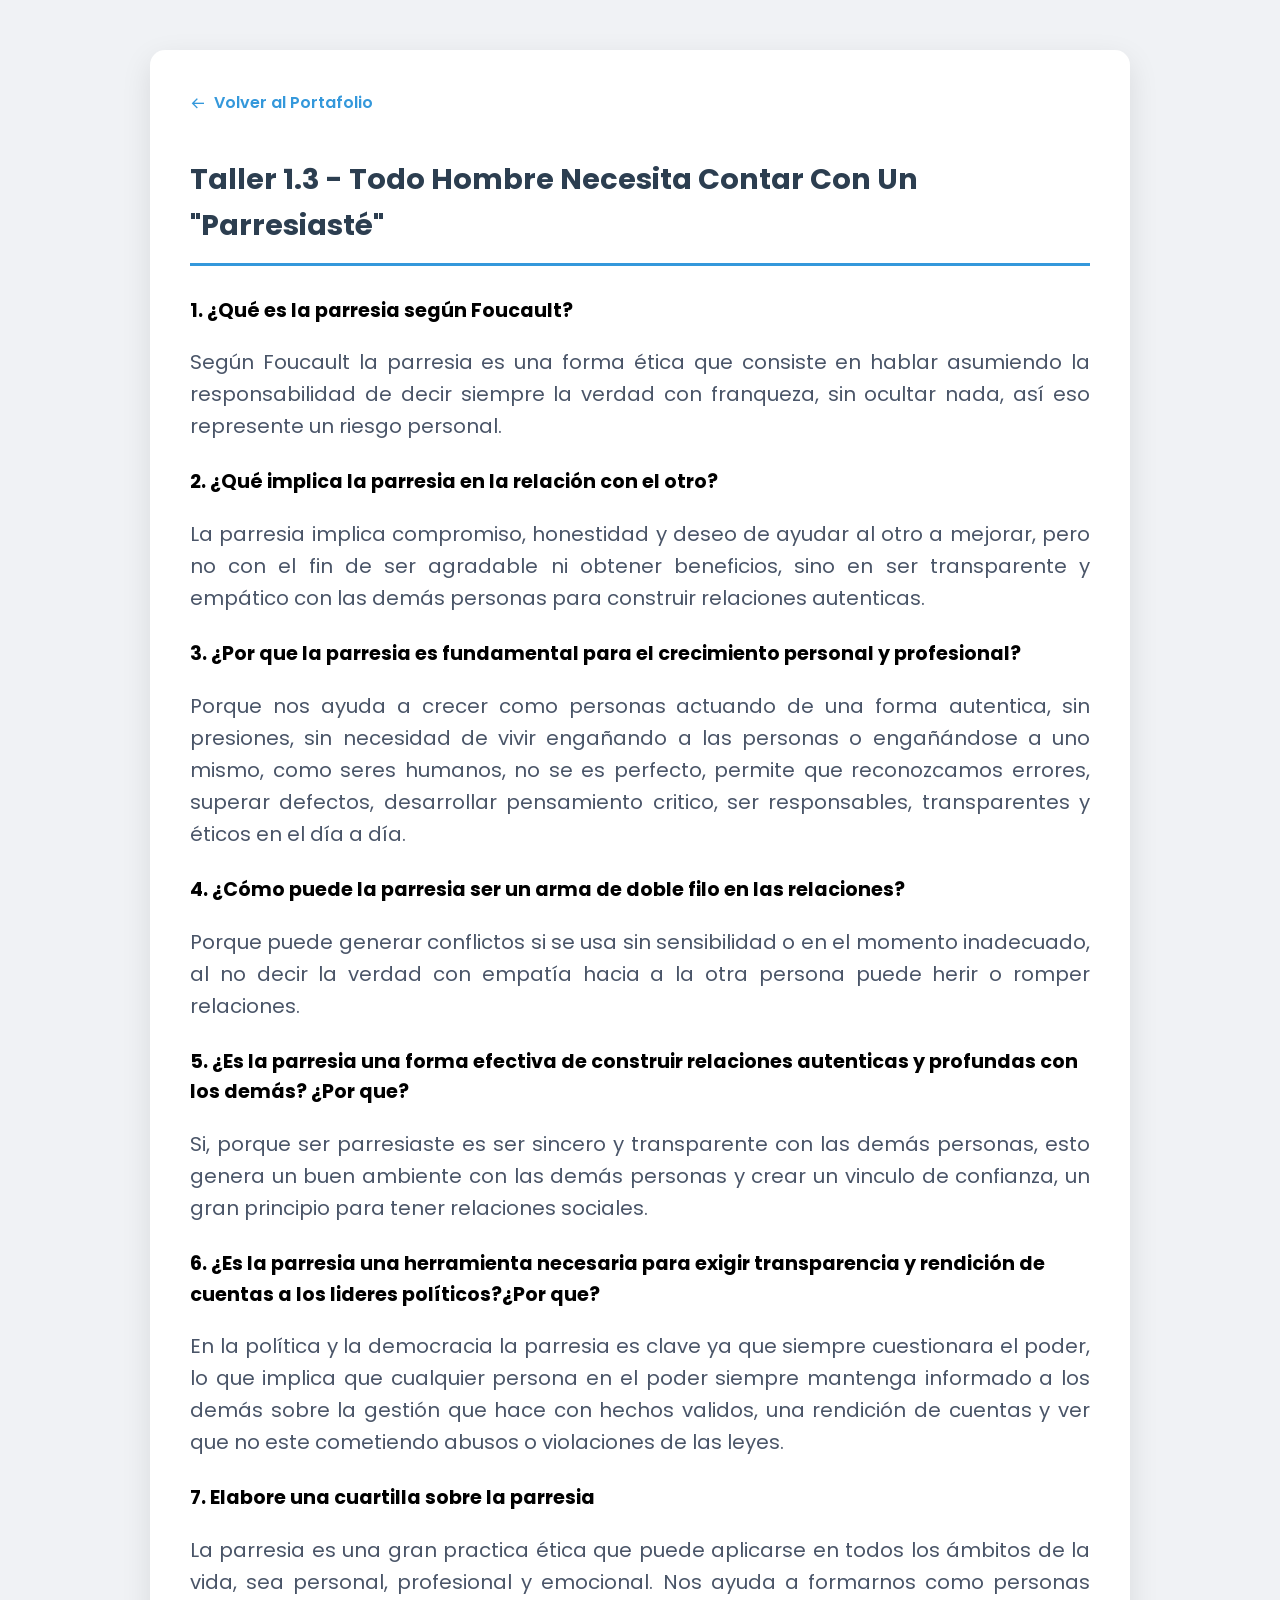
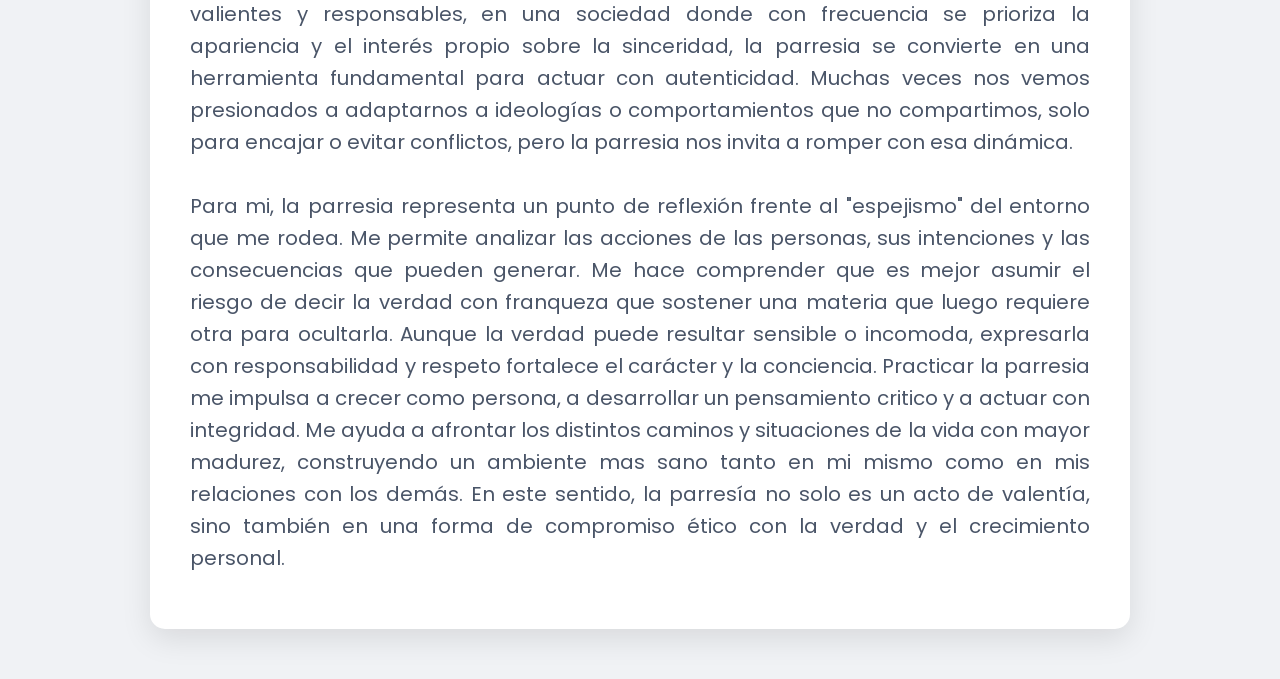
<file: primercorte/parresia.html>
<!DOCTYPE html>
<html lang="es">
<head>
    <meta charset="UTF-8">
    <meta name="viewport" content="width=device-width, initial-scale=1.0">
    <title>Taller 1.3 - Todo Hombre Necesita Contar Con Un "Parresiasté"</title>
    <link href='https://unpkg.com/boxicons@2.1.4/css/boxicons.min.css' rel='stylesheet'>
    <link rel="stylesheet" href="../styles.css"> </head>
<body>

    <div class="contenedor-lectura" style="margin: 50px auto; max-width: 900px;">
        <a href="../index.html#parresia" class="btn-regresar" style="text-decoration: none; color: #3498db;">
            <i class='bx bx-arrow-back'></i> Volver al Portafolio
        </a>

        <div class="lectura-titulo-box" style="margin-top: 20px;">
            <h3>Taller 1.3 - Todo Hombre Necesita Contar Con Un "Parresiasté"</h3>
        </div>

        <div class="contenido-trabajo">
            <h4>1. ¿Qué es la parresia según Foucault?</h4>
            <p class="texto-analisis">Según Foucault la parresia es una forma ética que consiste en hablar asumiendo
                la responsabilidad de decir siempre la verdad con franqueza, sin ocultar nada, así eso represente un 
                riesgo personal.</p>
            
            <h4>2. ¿Qué implica la parresia en la relación con el otro?</h4>
            <p class="texto-analisis">La parresia implica compromiso, honestidad y deseo de ayudar al otro a mejorar, 
                pero no con el fin de ser agradable ni obtener beneficios, sino en ser transparente y empático con 
                las demás personas para construir relaciones autenticas.</p>

            <h4>3. ¿Por que la parresia es fundamental para el crecimiento personal y profesional?</h4>
            <p class="texto-analisis">Porque nos ayuda a crecer como personas actuando de una forma autentica, sin 
                presiones, sin necesidad de vivir engañando a las personas o engañándose a uno mismo, como seres 
                humanos, no se es perfecto, permite que reconozcamos errores, superar defectos, desarrollar pensamiento 
                critico, ser responsables, transparentes y éticos en el día a día.</p>

            <h4>4. ¿Cómo puede la parresia ser un arma de doble filo en las relaciones?</h4>
            <p class="texto-analisis">Porque puede generar conflictos si se usa sin sensibilidad o en el momento 
                inadecuado, al no decir la verdad con empatía hacia a la otra persona puede herir o romper relaciones.</p>

            <h4>5. ¿Es la parresia una forma efectiva de construir relaciones autenticas y profundas con los demás? 
                ¿Por que?</h4>
            <p class="texto-analisis">Si, porque ser parresiaste es ser sincero y transparente con las demás personas, 
                esto genera un buen ambiente con las demás personas y crear un vinculo de confianza, un gran principio 
                para tener relaciones sociales.</p>
            
            <h4>6. ¿Es la parresia una herramienta necesaria para exigir transparencia y rendición de cuentas a los 
                lideres políticos?¿Por que?</h4>
            <p class="texto-analisis">En la política y la democracia la parresia es clave ya que siempre cuestionara el 
                poder, lo que implica que cualquier persona en el poder siempre mantenga informado a los demás sobre la 
                gestión que hace con hechos validos, una rendición de cuentas y ver que no este cometiendo abusos o 
                violaciones de las leyes.</p>

            <h4>7. Elabore una cuartilla sobre la parresia</h4>
            <p class="texto-analisis">La parresia es una gran practica ética que puede aplicarse en todos los ámbitos 
                de la vida, sea personal, profesional y emocional. Nos ayuda a formarnos como personas valientes y 
                responsables, en una sociedad donde con frecuencia se prioriza la apariencia y el interés propio sobre 
                la sinceridad, la parresia se convierte en una herramienta fundamental para actuar con autenticidad. 
                Muchas veces nos vemos presionados a adaptarnos a ideologías o comportamientos que no compartimos, 
                solo para encajar o evitar conflictos, pero la parresia nos invita a romper con esa dinámica.
                <br><br>
                Para mi, la parresia representa un punto de reflexión frente al "espejismo" del entorno que me rodea. 
                Me permite analizar las acciones de las personas, sus intenciones y las consecuencias que pueden 
                generar. Me hace comprender que es mejor asumir el riesgo de decir la verdad con franqueza que sostener 
                una materia que luego requiere otra para ocultarla. Aunque la verdad puede resultar sensible o incomoda, 
                expresarla con responsabilidad y respeto fortalece el carácter y la conciencia. Practicar la parresia 
                me impulsa a crecer como persona, a desarrollar un pensamiento critico y a actuar con integridad. Me 
                ayuda a afrontar los distintos caminos y situaciones de la vida con mayor madurez, construyendo un 
                ambiente mas sano tanto en mi mismo como en mis relaciones con los demás. En este sentido, la parresía 
                no solo es un acto de valentía, sino también en una forma de compromiso ético con la verdad y el 
                crecimiento personal.</p>
        </div>
    </div>

</body>
</html>
</file>
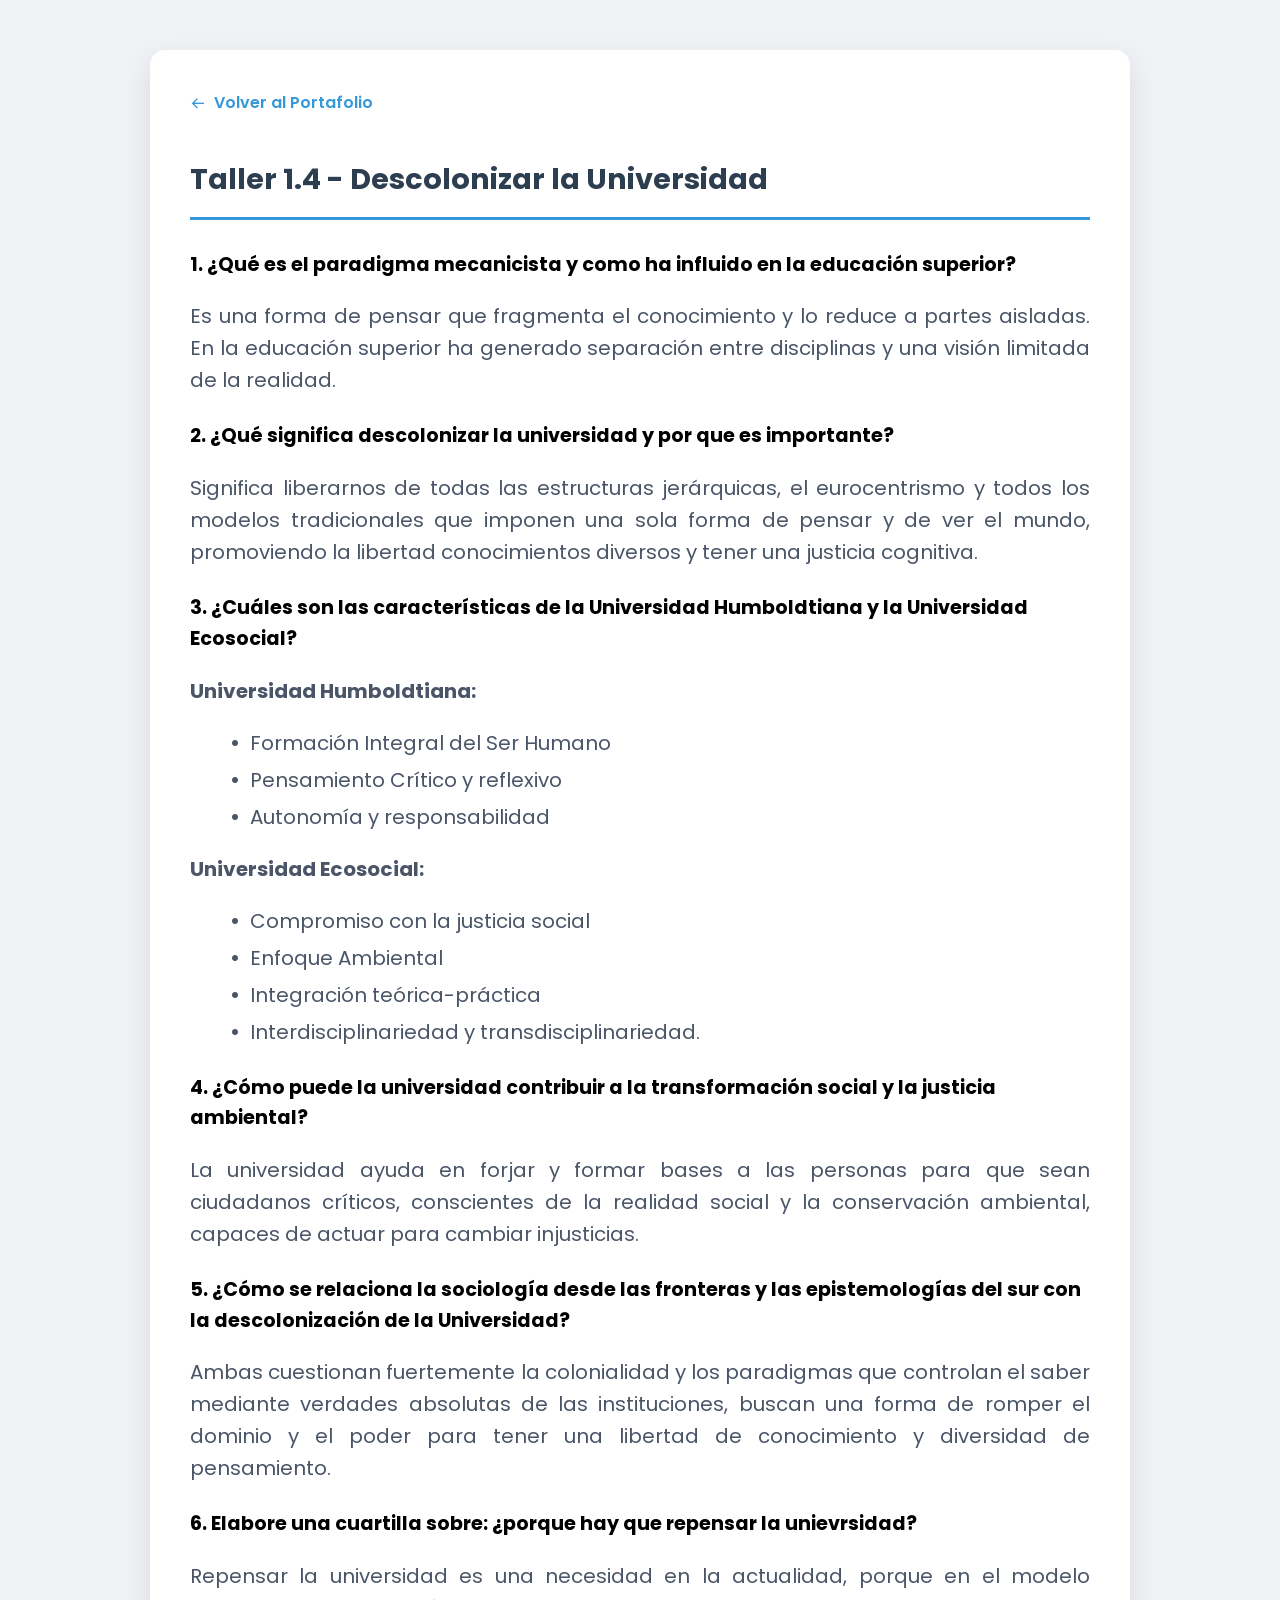
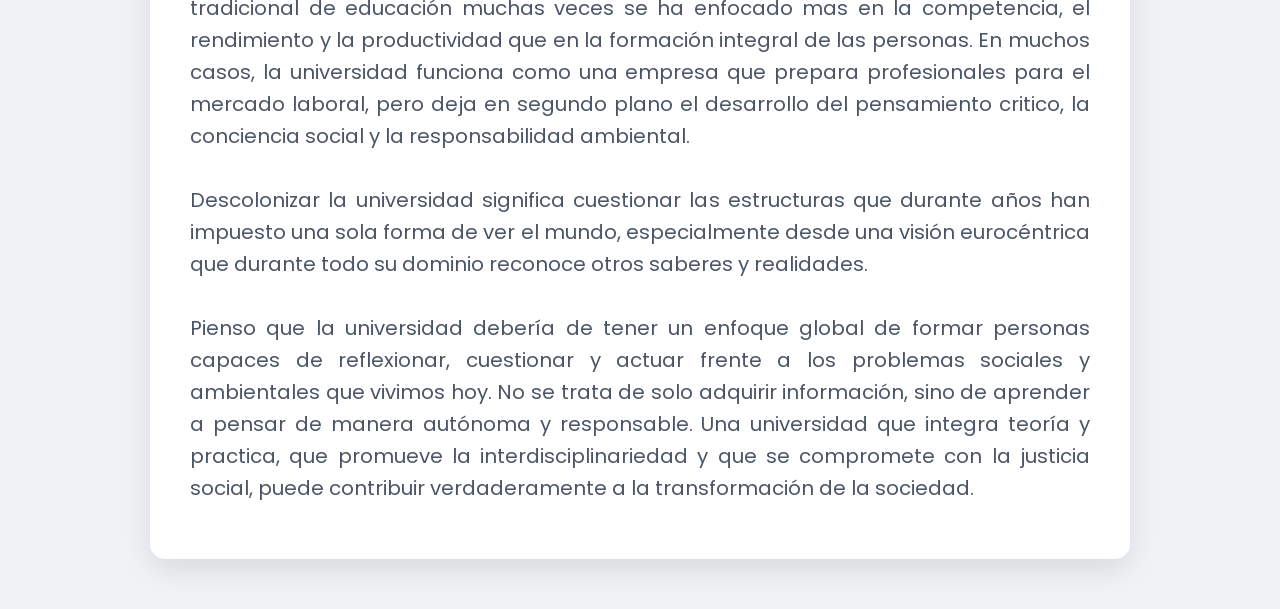
<file: primercorte/universidad.html>
<!DOCTYPE html>
<html lang="es">
<head>
    <meta charset="UTF-8">
    <meta name="viewport" content="width=device-width, initial-scale=1.0">
    <title>Taller 1.4 - Descolonizar la Universidad</title>
    <link href='https://unpkg.com/boxicons@2.1.4/css/boxicons.min.css' rel='stylesheet'>
    <link rel="stylesheet" href="../styles.css"> </head>
<body>

    <div class="contenedor-lectura" style="margin: 50px auto; max-width: 900px;">
        <a href="../index.html#universidad" class="btn-regresar" style="text-decoration: none; color: #3498db;">
            <i class='bx bx-arrow-back'></i> Volver al Portafolio
        </a>

        <div class="lectura-titulo-box" style="margin-top: 20px;">
            <h3>Taller 1.4 - Descolonizar la Universidad</h3>
        </div>

        <div class="contenido-trabajo">
            <h4>1. ¿Qué es el paradigma mecanicista y como ha influido en la educación superior?</h4>
            <p class="texto-analisis">Es una forma de pensar que fragmenta el conocimiento y lo reduce 
                a partes aisladas. En la educación superior ha generado separación entre disciplinas y 
                una visión limitada de la realidad.</p>
            
            <h4>2. ¿Qué significa descolonizar la universidad y por que es importante?</h4>
            <p class="texto-analisis">Significa liberarnos de todas las estructuras jerárquicas, el 
                eurocentrismo y todos los modelos tradicionales que imponen una sola forma de pensar 
                y de ver el mundo, promoviendo la libertad conocimientos diversos y tener una justicia 
                cognitiva.</p>

            <h4>3. ¿Cuáles son las características de la Universidad Humboldtiana y la Universidad Ecosocial?</h4>
            <p class="texto-analisis"><strong>Universidad Humboldtiana:</strong></p>
            <ul class="texto-analisis">
                <li>Formación Integral del Ser Humano</li>
                <li>Pensamiento Crítico y reflexivo</li>
                <li>Autonomía y responsabilidad</li>
            </ul>

            <p class="texto-analisis"><strong>Universidad Ecosocial:</strong></p>
            <ul class="texto-analisis">
                <li>Compromiso con la justicia social</li>
                <li>Enfoque Ambiental</li>
                <li>Integración teórica-práctica</li>
                <li>Interdisciplinariedad y transdisciplinariedad.</li>
            </ul>

            <h4>4. ¿Cómo puede la universidad contribuir a la transformación social y la justicia ambiental?</h4>
            <p class="texto-analisis">La universidad ayuda en forjar y formar bases a las personas para que sean 
                ciudadanos críticos, conscientes de la realidad social y la conservación ambiental, capaces de 
                actuar para cambiar injusticias.</p>

            <h4>5. ¿Cómo se relaciona la sociología desde las fronteras y las epistemologías del sur con la 
                descolonización de la Universidad?</h4>
            <p class="texto-analisis">Ambas cuestionan fuertemente la colonialidad y los paradigmas que controlan 
                el saber mediante verdades absolutas de las instituciones, buscan una forma de romper el dominio y
                el poder para tener una libertad de conocimiento y diversidad de pensamiento.</p>
            
            <h4>6. Elabore una cuartilla sobre: ¿porque hay que repensar la unievrsidad?</h4>
            <p class="texto-analisis">Repensar la universidad es una necesidad en la actualidad, porque en el modelo 
                tradicional de educación muchas veces se ha enfocado mas en la competencia, el rendimiento y la 
                productividad que en la formación integral de las personas. En muchos casos, la universidad funciona 
                como una empresa que prepara profesionales para el mercado laboral, pero deja en segundo plano el 
                desarrollo del pensamiento critico, la conciencia social y la responsabilidad ambiental.
                <br><br>
                Descolonizar la universidad significa cuestionar las estructuras que durante años han impuesto una 
                sola forma de ver el mundo, especialmente desde una visión eurocéntrica que durante todo su dominio 
                reconoce otros saberes y realidades. 
                <br><br> 
                Pienso que la universidad debería de tener un enfoque global de formar personas 
                capaces de reflexionar, cuestionar y actuar frente a los problemas sociales y ambientales que vivimos 
                hoy. No se trata de solo adquirir información, sino de aprender a pensar de manera autónoma y 
                responsable. Una universidad que integra teoría y practica, que promueve la interdisciplinariedad y
                que se compromete con la justicia social, puede contribuir verdaderamente a la transformación de la 
                sociedad.</p>
        </div>
    </div>

</body>
</html>
</file>
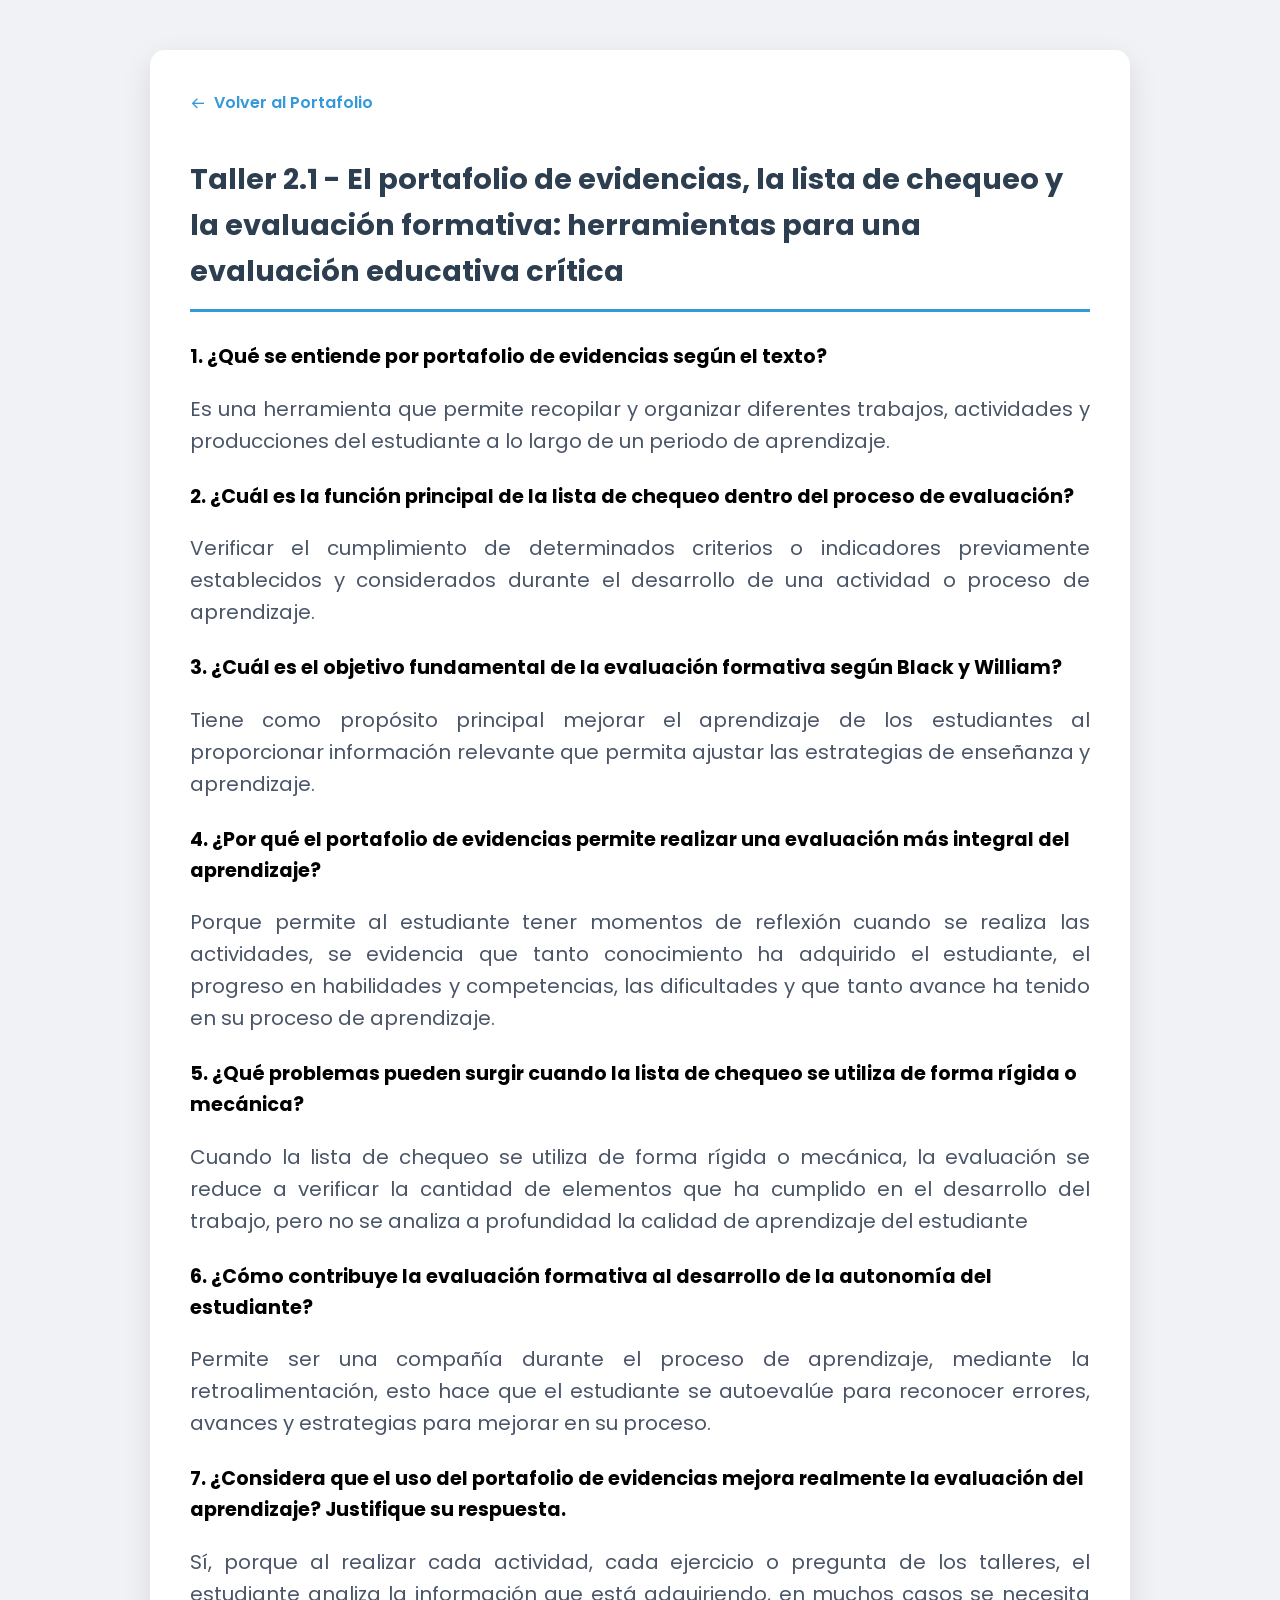
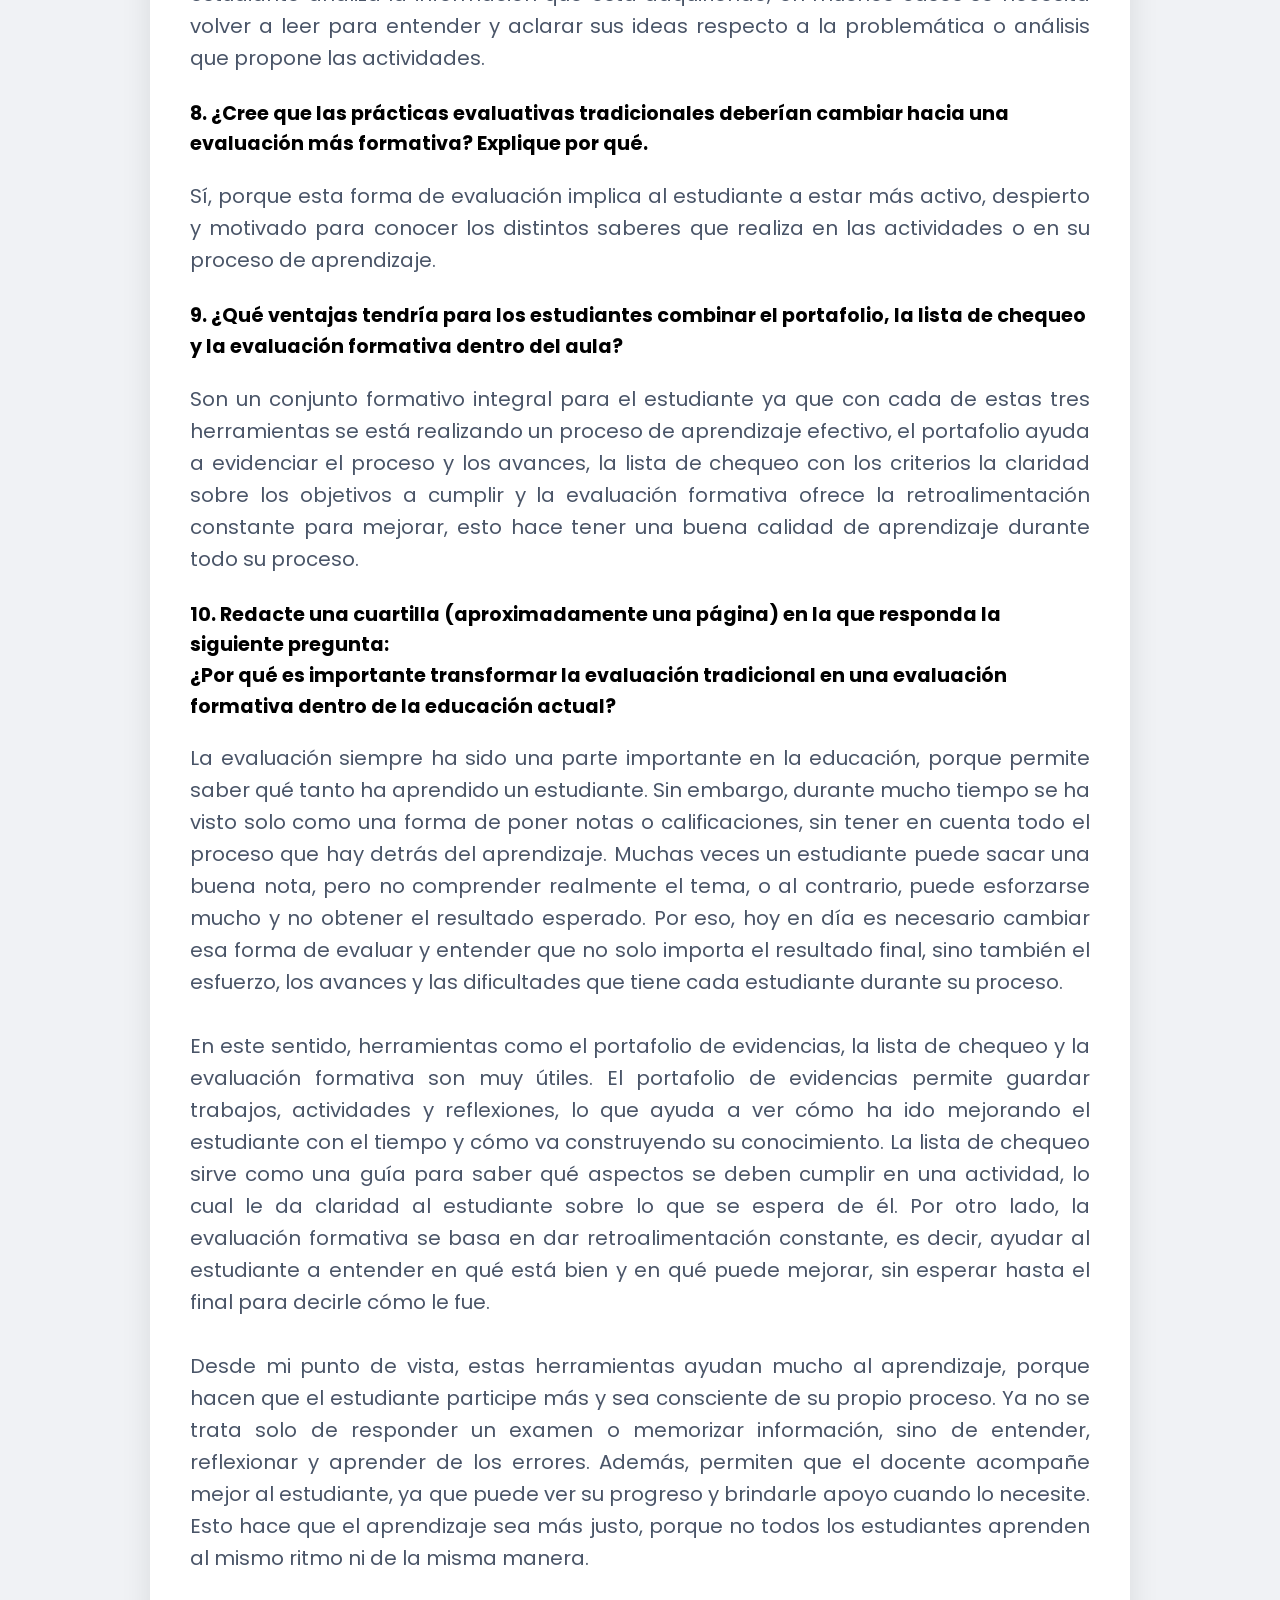
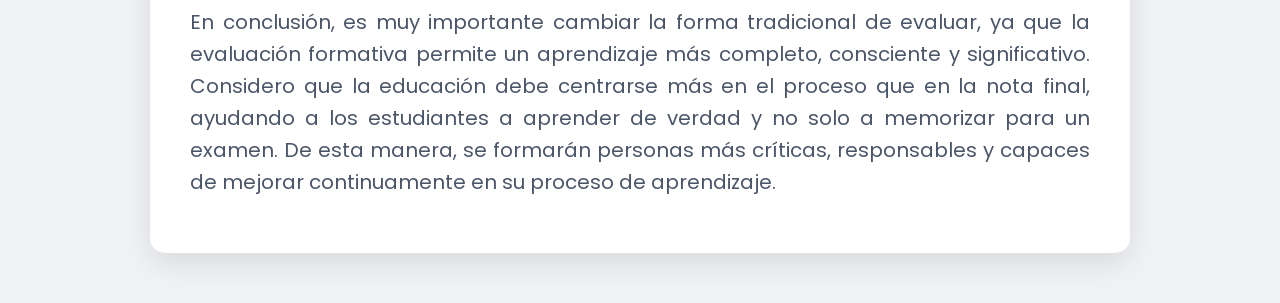
<file: segundocorte/evidencias.html>
<!DOCTYPE html>
<html lang="es">
<head>
    <meta charset="UTF-8">
    <meta name="viewport" content="width=device-width, initial-scale=1.0">
    <title>Taller 2.1 - El portafolio de evidencias, la lista de chequeo y la evaluación formativa: herramientas 
        para una evaluación educativa crítica</title>
    <link href='https://unpkg.com/boxicons@2.1.4/css/boxicons.min.css' rel='stylesheet'>
    <link rel="stylesheet" href="../styles.css"> </head>
<body>

    <div class="contenedor-lectura" style="margin: 50px auto; max-width: 900px;">
        <a href="../index.html#evidencias" class="btn-regresar" style="text-decoration: none; color: #3498db;">
            <i class='bx bx-arrow-back'></i> Volver al Portafolio
        </a>

        <div class="lectura-titulo-box" style="margin-top: 20px;">
            <h3>Taller 2.1 - El portafolio de evidencias, la lista de chequeo y la evaluación formativa: herramientas 
                para una evaluación educativa crítica</h3>
        </div>

        <div class="contenido-trabajo">
            <h4>1. ¿Qué se entiende por portafolio de evidencias según el texto?</h4>
            <p class="texto-analisis">Es una herramienta que permite recopilar y organizar diferentes trabajos, 
                actividades y producciones del estudiante a lo largo de un periodo de aprendizaje.</p>
            
            <h4>2. ¿Cuál es la función principal de la lista de chequeo dentro del proceso de evaluación?</h4>
            <p class="texto-analisis">Verificar el cumplimiento de determinados criterios o indicadores previamente 
                establecidos y considerados durante el desarrollo de una actividad o proceso de aprendizaje.</p>

            <h4>3. ¿Cuál es el objetivo fundamental de la evaluación formativa según Black y William?</h4>
            <p class="texto-analisis">Tiene como propósito principal mejorar el aprendizaje de los estudiantes al 
                proporcionar información relevante que permita ajustar las estrategias de enseñanza y aprendizaje.</p>

            <h4>4. ¿Por qué el portafolio de evidencias permite realizar una evaluación más integral del aprendizaje?</h4>
            <p class="texto-analisis">Porque permite al estudiante tener momentos de reflexión cuando se realiza las 
                actividades, se evidencia que tanto conocimiento ha adquirido el estudiante, el progreso en habilidades 
                y competencias, las dificultades y que tanto avance ha tenido en su proceso de aprendizaje.</p>

            <h4>5. ¿Qué problemas pueden surgir cuando la lista de chequeo se utiliza de forma rígida o mecánica?</h4>
            <p class="texto-analisis">Cuando la lista de chequeo se utiliza de forma rígida o mecánica, la evaluación 
                se reduce a verificar la cantidad de elementos que ha cumplido en el desarrollo del trabajo, pero no se 
                analiza a profundidad la calidad de aprendizaje del estudiante</p>
            
            <h4>6. ¿Cómo contribuye la evaluación formativa al desarrollo de la autonomía del estudiante?</h4>
            <p class="texto-analisis">Permite ser una compañía durante el proceso de aprendizaje, mediante la 
                retroalimentación, esto hace que el estudiante se autoevalúe para reconocer errores, avances y estrategias 
                para mejorar en su proceso.</p>

            <h4>7. ¿Considera que el uso del portafolio de evidencias mejora realmente la evaluación del aprendizaje? 
                Justifique su respuesta.</h4>
            <p class="texto-analisis">Sí, porque al realizar cada actividad, cada ejercicio o pregunta de los talleres, 
                el estudiante analiza la información que está adquiriendo, en muchos casos se necesita volver a leer 
                para entender y aclarar sus ideas respecto a la problemática o análisis que propone las actividades.</p>
            
            <h4>8. ¿Cree que las prácticas evaluativas tradicionales deberían cambiar hacia una evaluación más formativa? 
                Explique por qué.</h4>
            <p class="texto-analisis">Sí, porque esta forma de evaluación implica al estudiante a estar más activo, 
                despierto y motivado para conocer los distintos saberes que realiza en las actividades o en su proceso de 
                aprendizaje.</p>
            
            <h4>9. ¿Qué ventajas tendría para los estudiantes combinar el portafolio, la lista de chequeo y la evaluación 
                formativa dentro del aula?</h4>
            <p class="texto-analisis">Son un conjunto formativo integral para el estudiante ya que con cada de estas tres 
                herramientas se está realizando un proceso de aprendizaje efectivo, el portafolio ayuda a evidenciar el 
                proceso y los avances, la lista de chequeo con los criterios la claridad sobre los objetivos a cumplir y 
                la evaluación formativa ofrece la retroalimentación constante para mejorar, esto hace tener una buena 
                calidad de aprendizaje durante todo su proceso.</p>

            <h4>10. Redacte una cuartilla (aproximadamente una página) en la que responda la siguiente pregunta: <br>
                ¿Por qué es importante transformar la evaluación tradicional en una evaluación formativa dentro de la 
                educación actual?</h4>
            <p class="texto-analisis">La evaluación siempre ha sido una parte importante en la educación, porque permite 
                saber qué tanto ha aprendido un estudiante. Sin embargo, durante mucho tiempo se ha visto solo como una 
                forma de poner notas o calificaciones, sin tener en cuenta todo el proceso que hay detrás del aprendizaje. 
                Muchas veces un estudiante puede sacar una buena nota, pero no comprender realmente el tema, o al contrario, 
                puede esforzarse mucho y no obtener el resultado esperado. Por eso, hoy en día es necesario cambiar esa 
                forma de evaluar y entender que no solo importa el resultado final, sino también el esfuerzo, los avances y 
                las dificultades que tiene cada estudiante durante su proceso. <br><br>
                En este sentido, herramientas como el portafolio de evidencias, la lista de chequeo y la evaluación 
                formativa son muy útiles. El portafolio de evidencias permite guardar trabajos, actividades y reflexiones, 
                lo que ayuda a ver cómo ha ido mejorando el estudiante con el tiempo y cómo va construyendo su conocimiento. 
                La lista de chequeo sirve como una guía para saber qué aspectos se deben cumplir en una actividad, lo cual 
                le da claridad al estudiante sobre lo que se espera de él. Por otro lado, la evaluación formativa se basa 
                en dar retroalimentación constante, es decir, ayudar al estudiante a entender en qué está bien y en qué puede 
                mejorar, sin esperar hasta el final para decirle cómo le fue. <br><br>
                Desde mi punto de vista, estas herramientas ayudan mucho al aprendizaje, porque hacen que el estudiante 
                participe más y sea consciente de su propio proceso. Ya no se trata solo de responder un examen o memorizar 
                información, sino de entender, reflexionar y aprender de los errores. Además, permiten que el docente acompañe 
                mejor al estudiante, ya que puede ver su progreso y brindarle apoyo cuando lo necesite. Esto hace que el 
                aprendizaje sea más justo, porque no todos los estudiantes aprenden al mismo ritmo ni de la misma manera. <br><br>
                En conclusión, es muy importante cambiar la forma tradicional de evaluar, ya que la evaluación formativa 
                permite un aprendizaje más completo, consciente y significativo. Considero que la educación debe centrarse 
                más en el proceso que en la nota final, ayudando a los estudiantes a aprender de verdad y no solo a memorizar 
                para un examen. De esta manera, se formarán personas más críticas, responsables y capaces de mejorar 
                continuamente en su proceso de aprendizaje.</p>
        </div>
    </div>

</body>
</html>
</file>
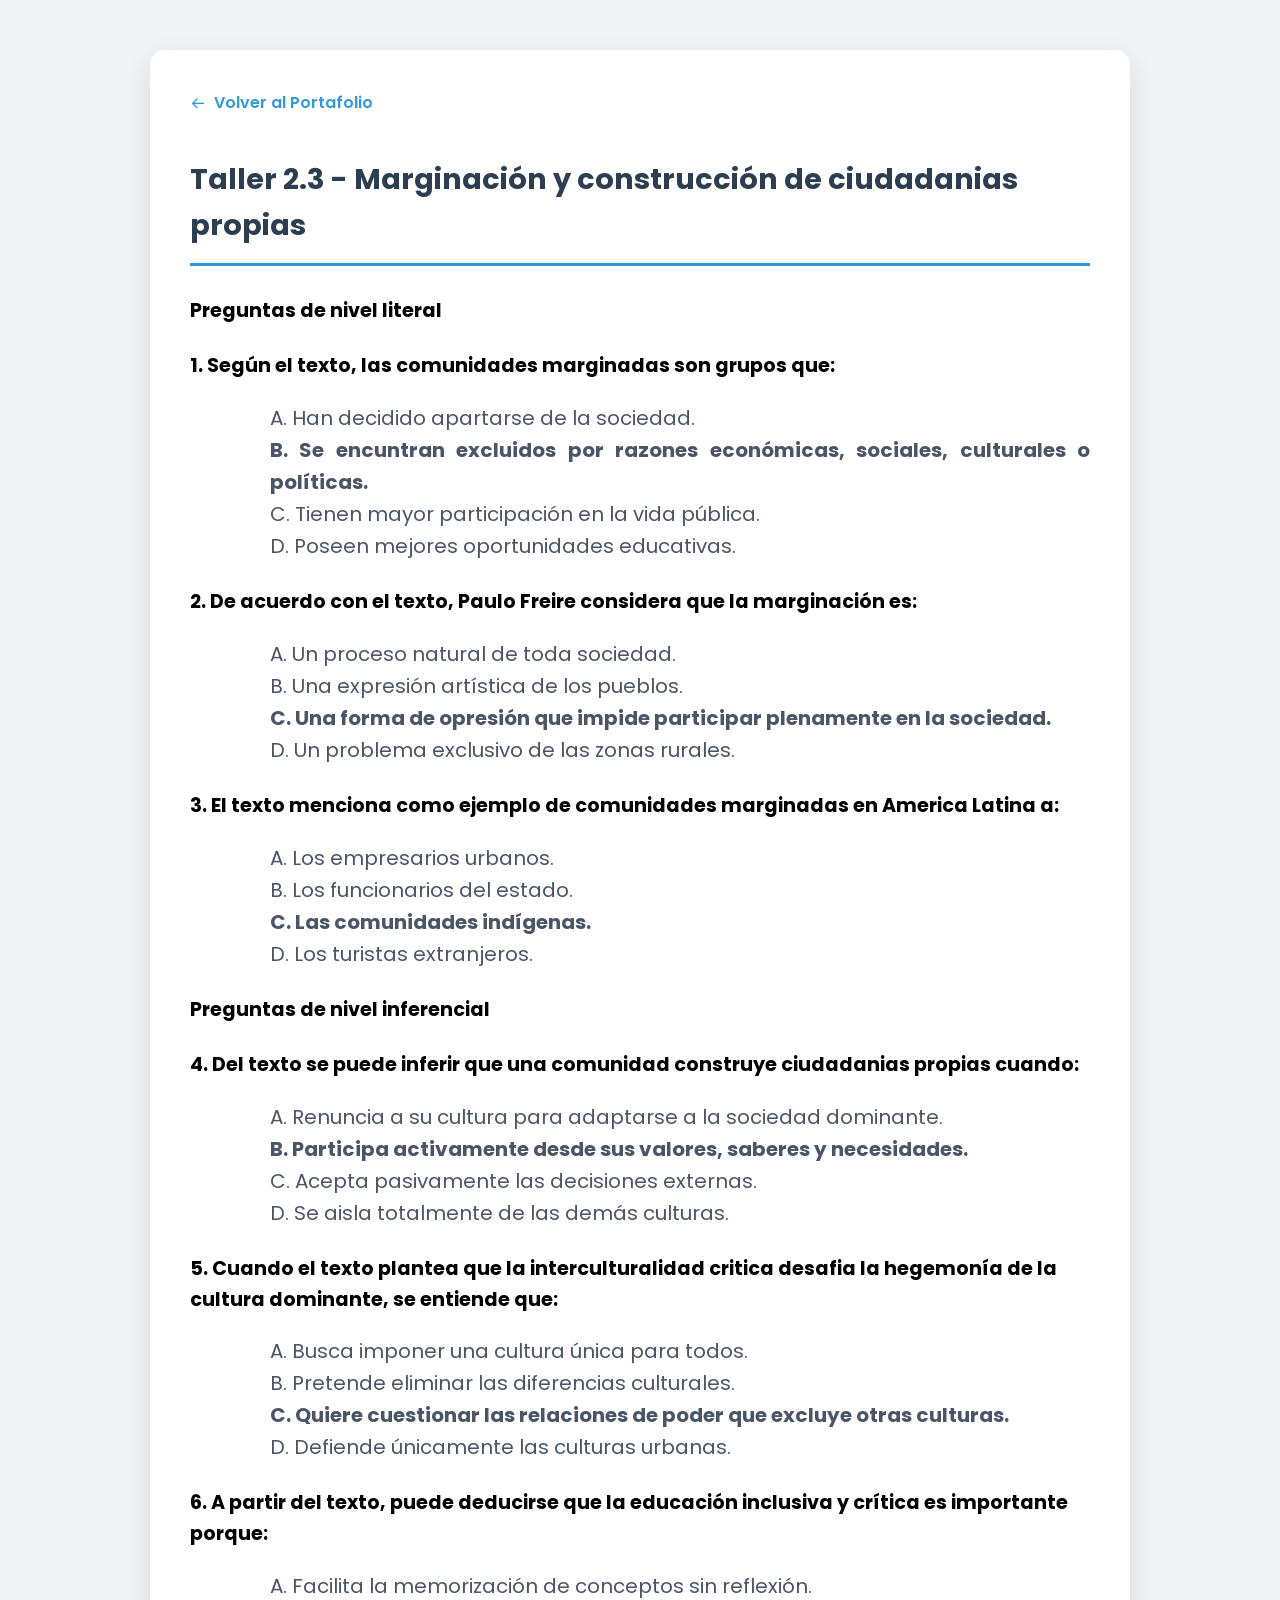
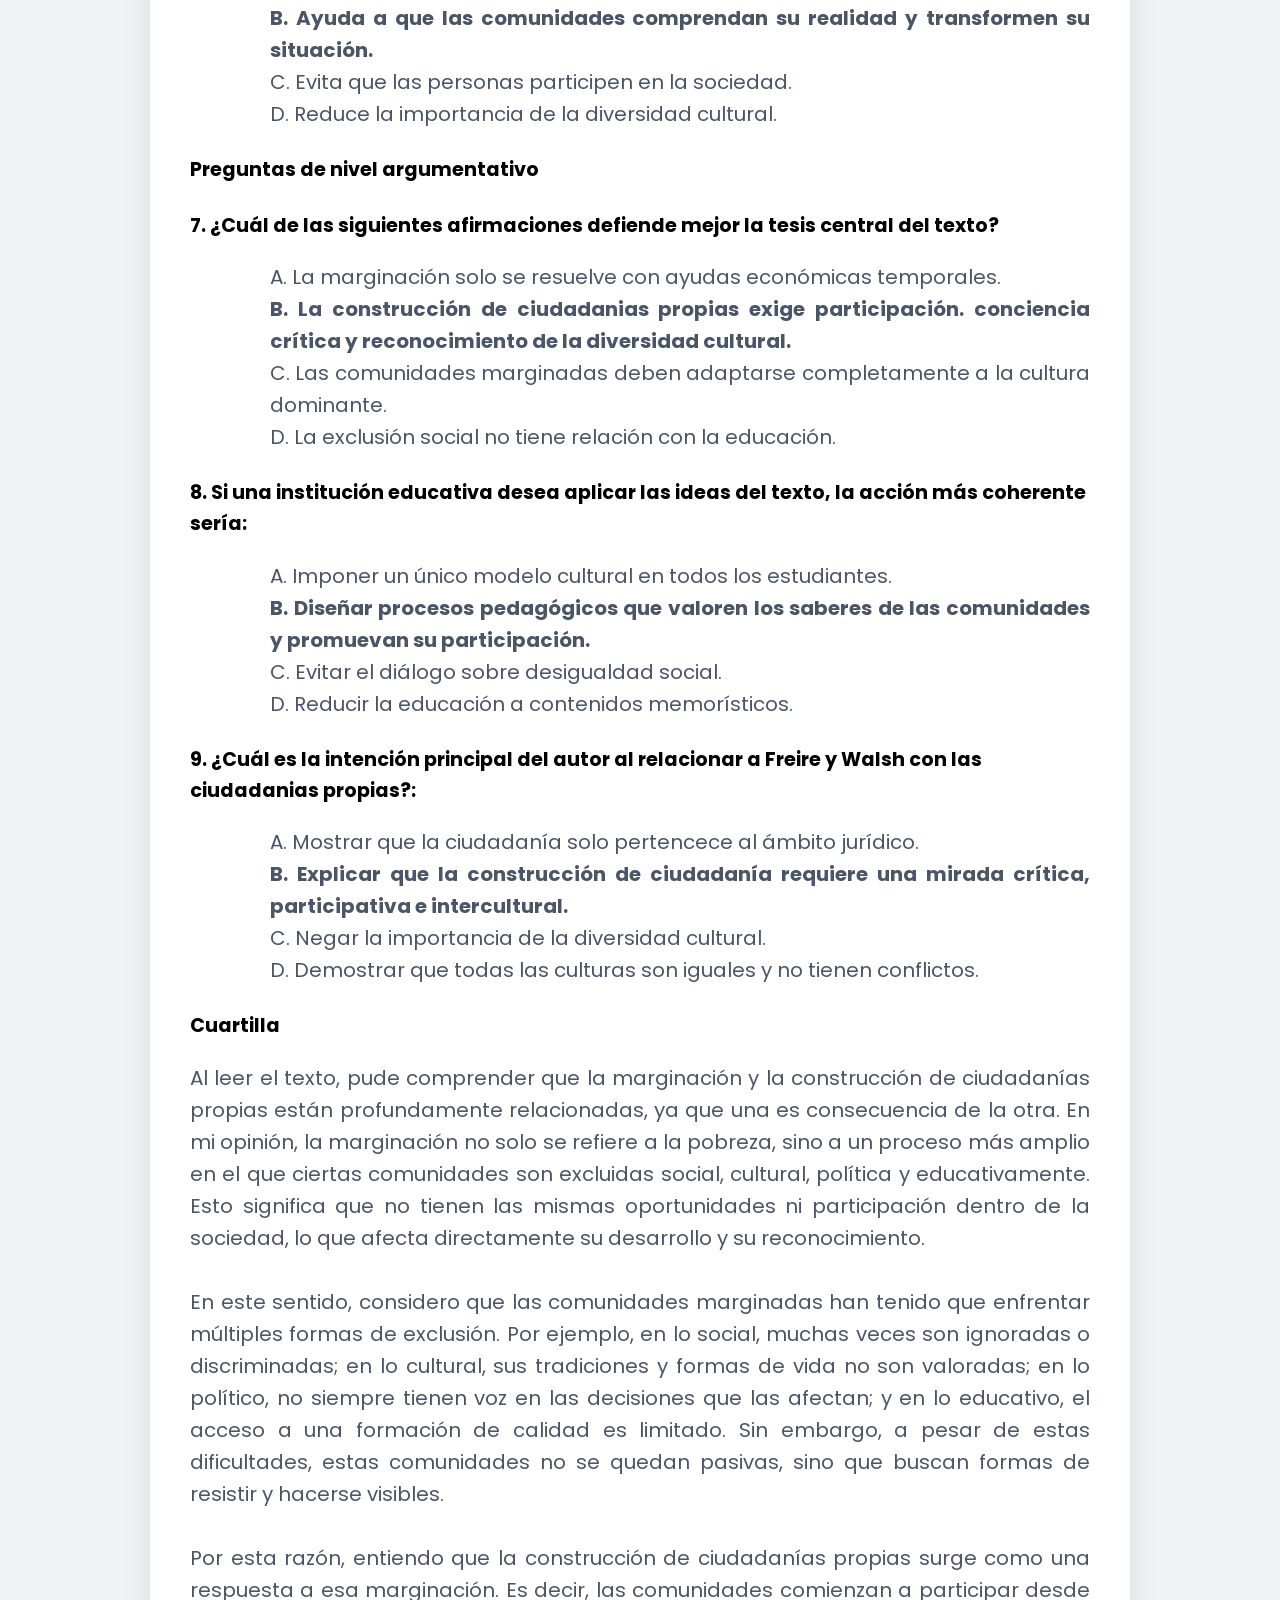
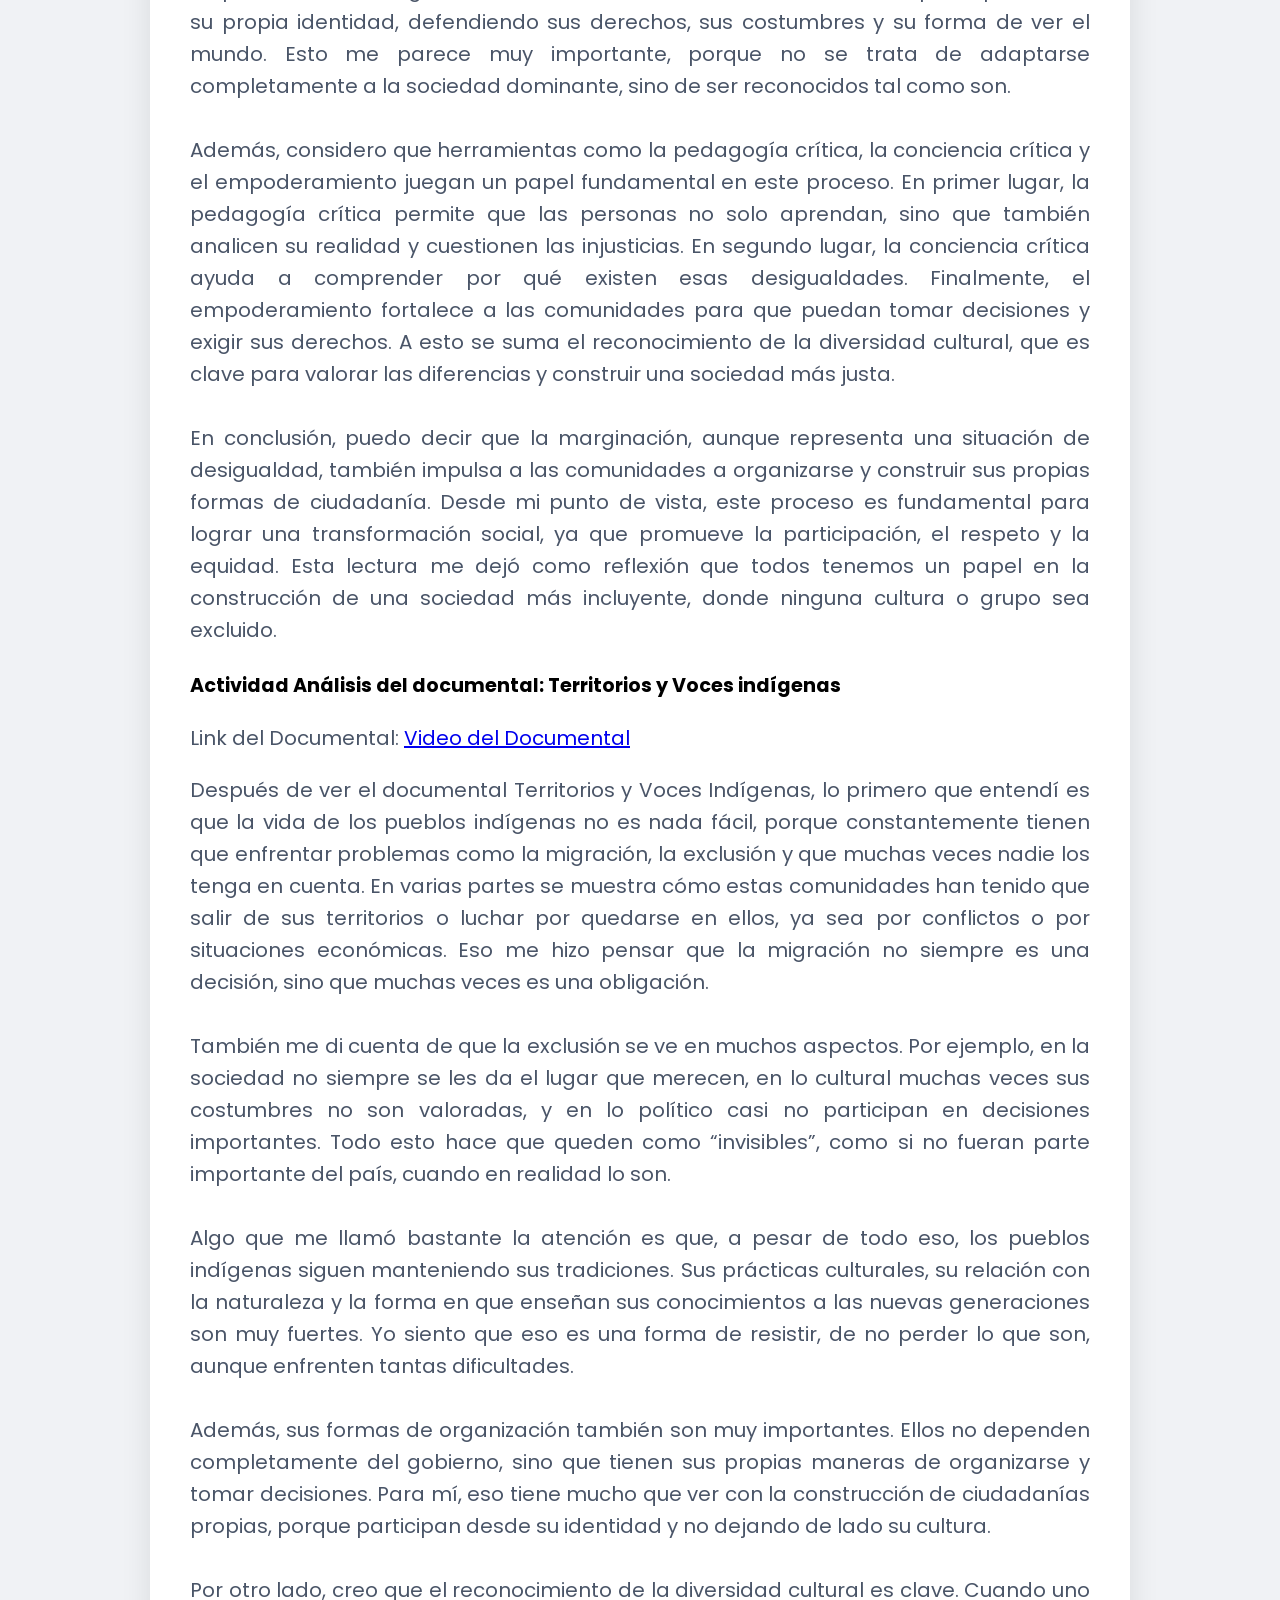
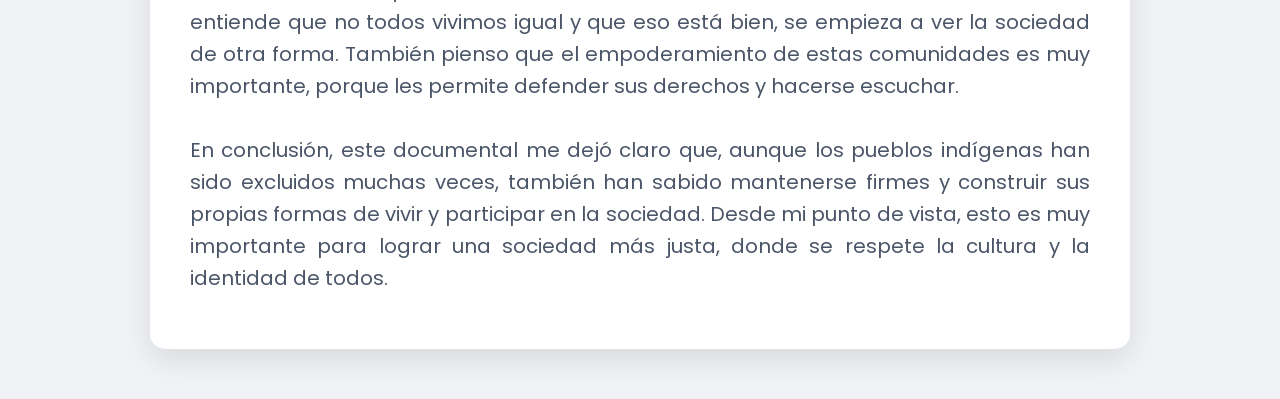
<file: segundocorte/marginacion.html>
<!DOCTYPE html>
<html lang="es">
<head>
    <meta charset="UTF-8">
    <meta name="viewport" content="width=device-width, initial-scale=1.0">
    <title>Taller 2.3 - Marginación y construcción de ciudadanias propias</title>
    <link href='https://unpkg.com/boxicons@2.1.4/css/boxicons.min.css' rel='stylesheet'>
    <link rel="stylesheet" href="../styles.css"> 
</head>
<body>
    <div class="contenedor-lectura" style="margin: 50px auto; max-width: 900px;">
        <a href="../index.html#marginacion" class="btn-regresar" style="text-decoration: none; color: #3498db;">
            <i class='bx bx-arrow-back'></i> Volver al Portafolio
        </a>

        <div class="lectura-titulo-box" style="margin-top: 20px;">
            <h3>Taller 2.3 - Marginación y construcción de ciudadanias propias</h3>
        </div>

        <div class="contenido-trabajo">
            <h4>Preguntas de nivel literal</h4>
            <h4>1. Según el texto, las comunidades marginadas son grupos que:</h4>
            <ul class="texto-analisis">
                <ol>A. Han decidido apartarse de la sociedad.</ol>
                <ol><strong>B. Se encuntran excluidos por razones económicas, sociales, culturales o políticas.</strong></ol>
                <ol>C. Tienen mayor participación en la vida pública.</ol>
                <ol>D. Poseen mejores oportunidades educativas.</ol>
            </ul>

            <h4>2. De acuerdo con el texto, Paulo Freire considera que la marginación es:</h4>
            <ul class="texto-analisis">
                <ol>A. Un proceso natural de toda sociedad.</ol>
                <ol>B. Una expresión artística de los pueblos.</ol>
                <ol><strong>C. Una forma de opresión que impide participar plenamente en la sociedad.</strong></ol>
                <ol>D. Un problema exclusivo de las zonas rurales.</ol>
            </ul>

            <h4>3. El texto menciona como ejemplo de comunidades marginadas en America Latina a:</h4>
            <ul class="texto-analisis">
                <ol>A. Los empresarios urbanos.</ol>
                <ol>B. Los funcionarios del estado.</ol>
                <ol><Strong>C. Las comunidades indígenas.</Strong></ol>
                <ol>D. Los turistas extranjeros.</ol>
            </ul>

            <h4>Preguntas de nivel inferencial</h4>
            <h4>4. Del texto se puede inferir que una comunidad construye ciudadanias propias cuando:</h4>
            <ul class="texto-analisis">
                <ol>A. Renuncia a su cultura para adaptarse a la sociedad dominante.</ol>
                <ol><strong>B. Participa activamente desde sus valores, saberes y necesidades.</strong></ol>
                <ol>C. Acepta pasivamente las decisiones externas.</ol>
                <ol>D. Se aisla totalmente de las demás culturas.</ol>
            </ul>

            <h4>5. Cuando el texto plantea que la interculturalidad critica desafia la hegemonía de la cultura dominante, se entiende que:</h4>
            <ul class="texto-analisis">
                <ol>A. Busca imponer una cultura única para todos.</ol>
                <ol>B. Pretende eliminar las diferencias culturales.</ol>
                <ol><strong>C. Quiere cuestionar las relaciones de poder que excluye otras culturas.</strong></ol>
                <ol>D. Defiende únicamente las culturas urbanas.</ol>
            </ul>

            <h4>6. A partir del texto, puede deducirse que la educación inclusiva y crítica es importante porque:</h4>
            <ul class="texto-analisis">
                <ol>A. Facilita la memorización de conceptos sin reflexión.</ol>
                <ol><strong>B. Ayuda a que las comunidades comprendan su realidad y transformen su situación.</strong></ol>
                <ol>C. Evita que las personas participen en la sociedad.</ol>
                <ol>D. Reduce la importancia de la diversidad cultural.</ol>
            </ul>

            <h4>Preguntas de nivel argumentativo</h4>
            <h4>7. ¿Cuál de las siguientes afirmaciones defiende mejor la tesis central del texto?</h4>
            <ul class="texto-analisis">
                <ol>A. La marginación solo se resuelve con ayudas económicas temporales.</ol>
                <ol><strong>B. La construcción de ciudadanias propias exige participación. conciencia crítica y reconocimiento de la diversidad cultural.</strong></ol>
                <ol>C. Las comunidades marginadas deben adaptarse completamente a la cultura dominante.</ol>
                <ol>D. La exclusión social no tiene relación con la educación.</ol>
            </ul>

            <h4>8. Si una institución educativa desea aplicar las ideas del texto, la acción más coherente sería:</h4>
            <ul class="texto-analisis">
                <ol>A. Imponer un único modelo cultural en todos los estudiantes.</ol>
                <ol><strong>B. Diseñar procesos pedagógicos que valoren los saberes de las comunidades y promuevan su participación.</strong></ol>
                <ol>C. Evitar el diálogo sobre desigualdad social.</ol>
                <ol>D. Reducir la educación a contenidos memorísticos.</ol>
            </ul>

            <h4>9. ¿Cuál es la intención principal del autor al relacionar a Freire y Walsh con las ciudadanias propias?:</h4>
            <ul class="texto-analisis">
                <ol>A. Mostrar que la ciudadanía solo pertencece al ámbito jurídico.</ol>
                <ol><strong>B. Explicar que la construcción de ciudadanía requiere una mirada  crítica, participativa e intercultural.</strong></ol>
                <ol>C. Negar la importancia de la diversidad cultural.</ol>
                <ol>D. Demostrar que todas las culturas son iguales y no tienen conflictos.</ol>
            </ul>

            <h4>Cuartilla</h4>
            <p class="texto-analisis">Al leer el texto, pude comprender que la marginación y la construcción de ciudadanías propias están profundamente 
                relacionadas, ya que una es consecuencia de la otra. En mi opinión, la marginación no solo se refiere a la pobreza, sino a un proceso 
                más amplio en el que ciertas comunidades son excluidas social, cultural, política y educativamente. Esto significa que no tienen las 
                mismas oportunidades ni participación dentro de la sociedad, lo que afecta directamente su desarrollo y su reconocimiento. <br><br>
                En este sentido, considero que las comunidades marginadas han tenido que enfrentar múltiples formas de exclusión. Por ejemplo, en lo 
                social, muchas veces son ignoradas o discriminadas; en lo cultural, sus tradiciones y formas de vida no son valoradas; en lo político, 
                no siempre tienen voz en las decisiones que las afectan; y en lo educativo, el acceso a una formación de calidad es limitado. Sin 
                embargo, a pesar de estas dificultades, estas comunidades no se quedan pasivas, sino que buscan formas de resistir y hacerse visibles. <br><br>
                Por esta razón, entiendo que la construcción de ciudadanías propias surge como una respuesta a esa marginación. Es decir, las 
                comunidades comienzan a participar desde su propia identidad, defendiendo sus derechos, sus costumbres y su forma de ver el mundo. 
                Esto me parece muy importante, porque no se trata de adaptarse completamente a la sociedad dominante, sino de ser reconocidos tal 
                como son. <br><br>
                Además, considero que herramientas como la pedagogía crítica, la conciencia crítica y el empoderamiento juegan un papel fundamental en 
                este proceso. En primer lugar, la pedagogía crítica permite que las personas no solo aprendan, sino que también analicen su realidad y 
                cuestionen las injusticias. En segundo lugar, la conciencia crítica ayuda a comprender por qué existen esas desigualdades. Finalmente, 
                el empoderamiento fortalece a las comunidades para que puedan tomar decisiones y exigir sus derechos. A esto se suma el reconocimiento 
                de la diversidad cultural, que es clave para valorar las diferencias y construir una sociedad más justa. <br><br>
                En conclusión, puedo decir que la marginación, aunque representa una situación de desigualdad, también impulsa a las comunidades a 
                organizarse y construir sus propias formas de ciudadanía. Desde mi punto de vista, este proceso es fundamental para lograr una 
                transformación social, ya que promueve la participación, el respeto y la equidad. Esta lectura me dejó como reflexión que todos tenemos 
                un papel en la construcción de una sociedad más incluyente, donde ninguna cultura o grupo sea excluido.
            </p>

            <h4>Actividad Análisis del documental: Territorios y Voces indígenas</h4>
            <p class="texto-analisis">Link del Documental: <a href="https://www.youtube.com/watch?v=smYq8UISeFs&list=PLGsF4QfCJgJnOBfZO8ZHtm83dH5MBtfDm" target="_blank">Video del Documental</a></p>
            <p class="texto-analisis">Después de ver el documental Territorios y Voces Indígenas, lo primero que entendí es que la vida de los pueblos 
                indígenas no es nada fácil, porque constantemente tienen que enfrentar problemas como la migración, la exclusión y que muchas veces 
                nadie los tenga en cuenta. En varias partes se muestra cómo estas comunidades han tenido que salir de sus territorios o luchar por 
                quedarse en ellos, ya sea por conflictos o por situaciones económicas. Eso me hizo pensar que la migración no siempre es una decisión, 
                sino que muchas veces es una obligación. <br><br>
                También me di cuenta de que la exclusión se ve en muchos aspectos. Por ejemplo, en la sociedad no siempre se les da el lugar que merecen, 
                en lo cultural muchas veces sus costumbres no son valoradas, y en lo político casi no participan en decisiones importantes. Todo esto 
                hace que queden como “invisibles”, como si no fueran parte importante del país, cuando en realidad lo son. <br><br>
                Algo que me llamó bastante la atención es que, a pesar de todo eso, los pueblos indígenas siguen manteniendo sus tradiciones. Sus 
                prácticas culturales, su relación con la naturaleza y la forma en que enseñan sus conocimientos a las nuevas generaciones son muy fuertes. 
                Yo siento que eso es una forma de resistir, de no perder lo que son, aunque enfrenten tantas dificultades. <br><br>
                Además, sus formas de organización también son muy importantes. Ellos no dependen completamente del gobierno, sino que tienen sus propias 
                maneras de organizarse y tomar decisiones. Para mí, eso tiene mucho que ver con la construcción de ciudadanías propias, porque participan 
                desde su identidad y no dejando de lado su cultura. <br><br>
                Por otro lado, creo que el reconocimiento de la diversidad cultural es clave. Cuando uno entiende que no todos vivimos igual y que eso 
                está bien, se empieza a ver la sociedad de otra forma. También pienso que el empoderamiento de estas comunidades es muy importante, porque 
                les permite defender sus derechos y hacerse escuchar. <br><br>
                En conclusión, este documental me dejó claro que, aunque los pueblos indígenas han sido excluidos muchas veces, también han sabido 
                mantenerse firmes y construir sus propias formas de vivir y participar en la sociedad. Desde mi punto de vista, esto es muy importante para 
                lograr una sociedad más justa, donde se respete la cultura y la identidad de todos. 
            </p>
        </div>
    </div>
</body>
</html>
</file>
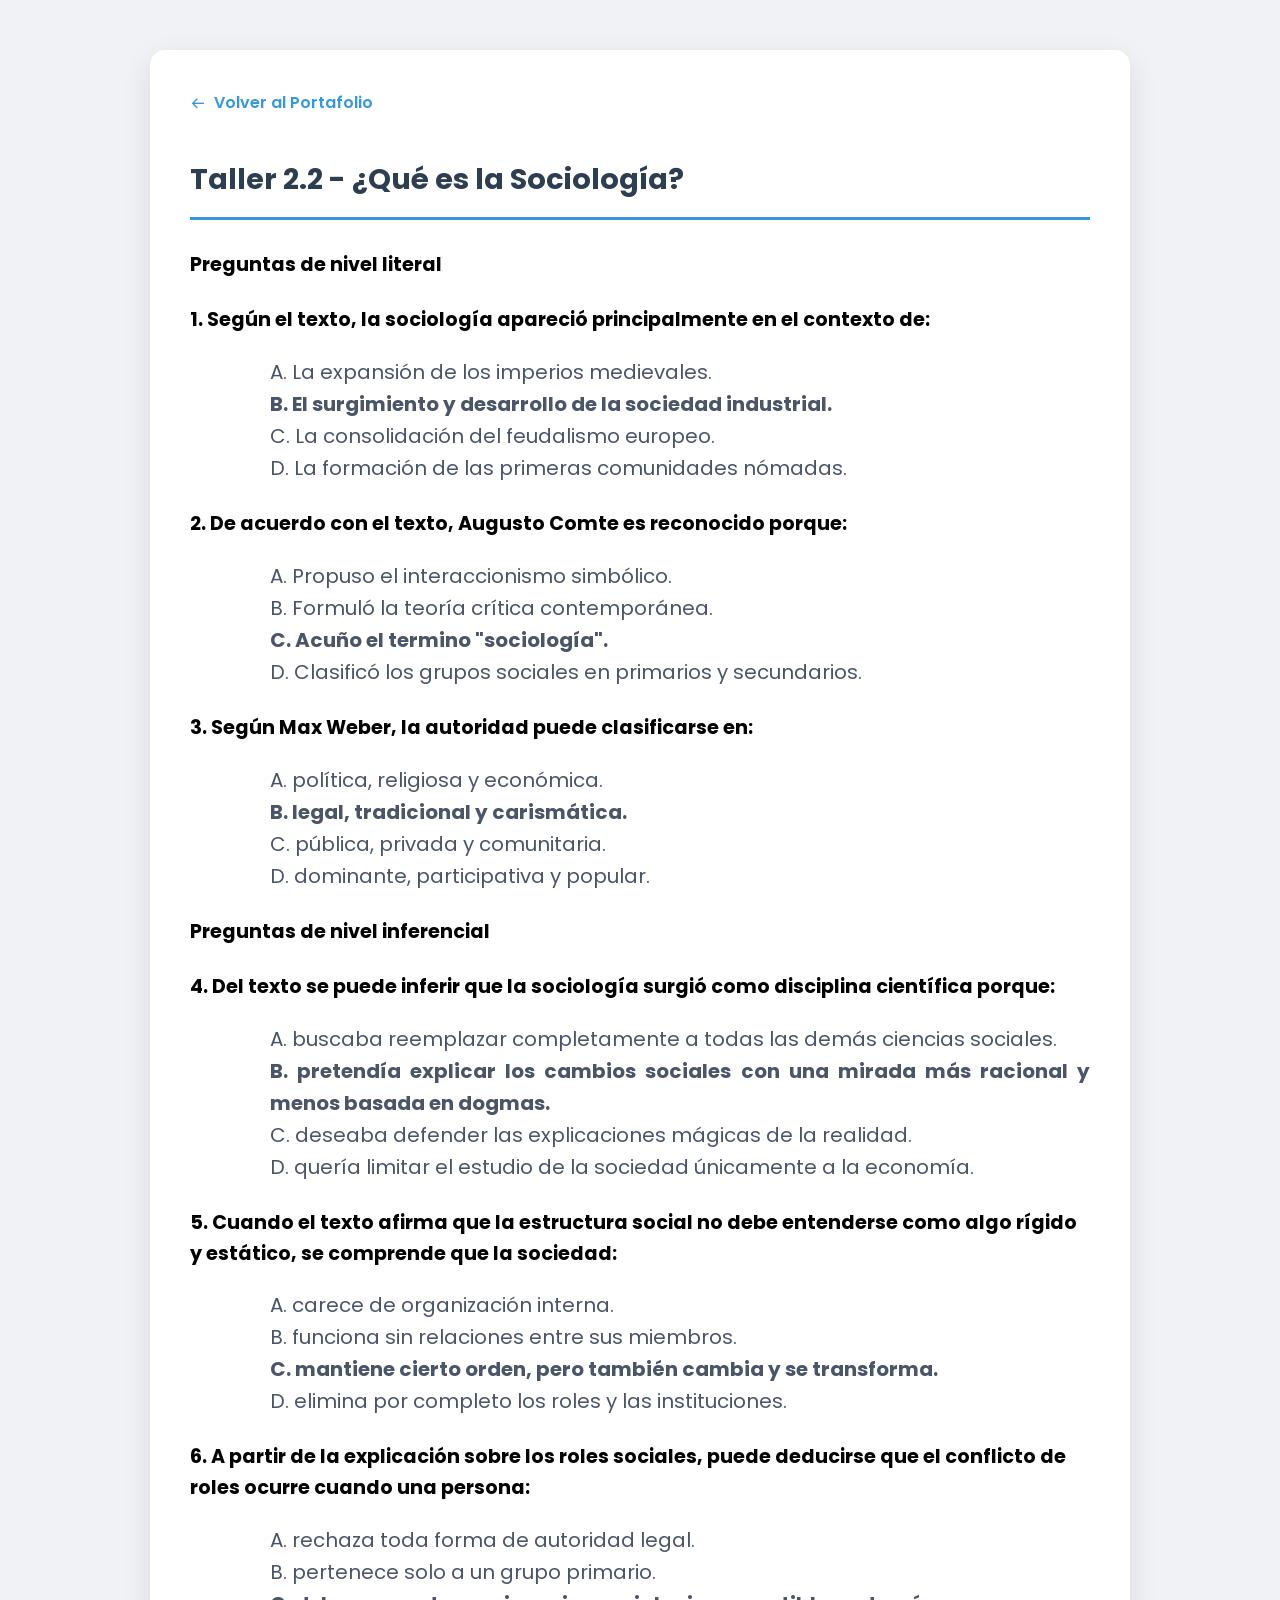
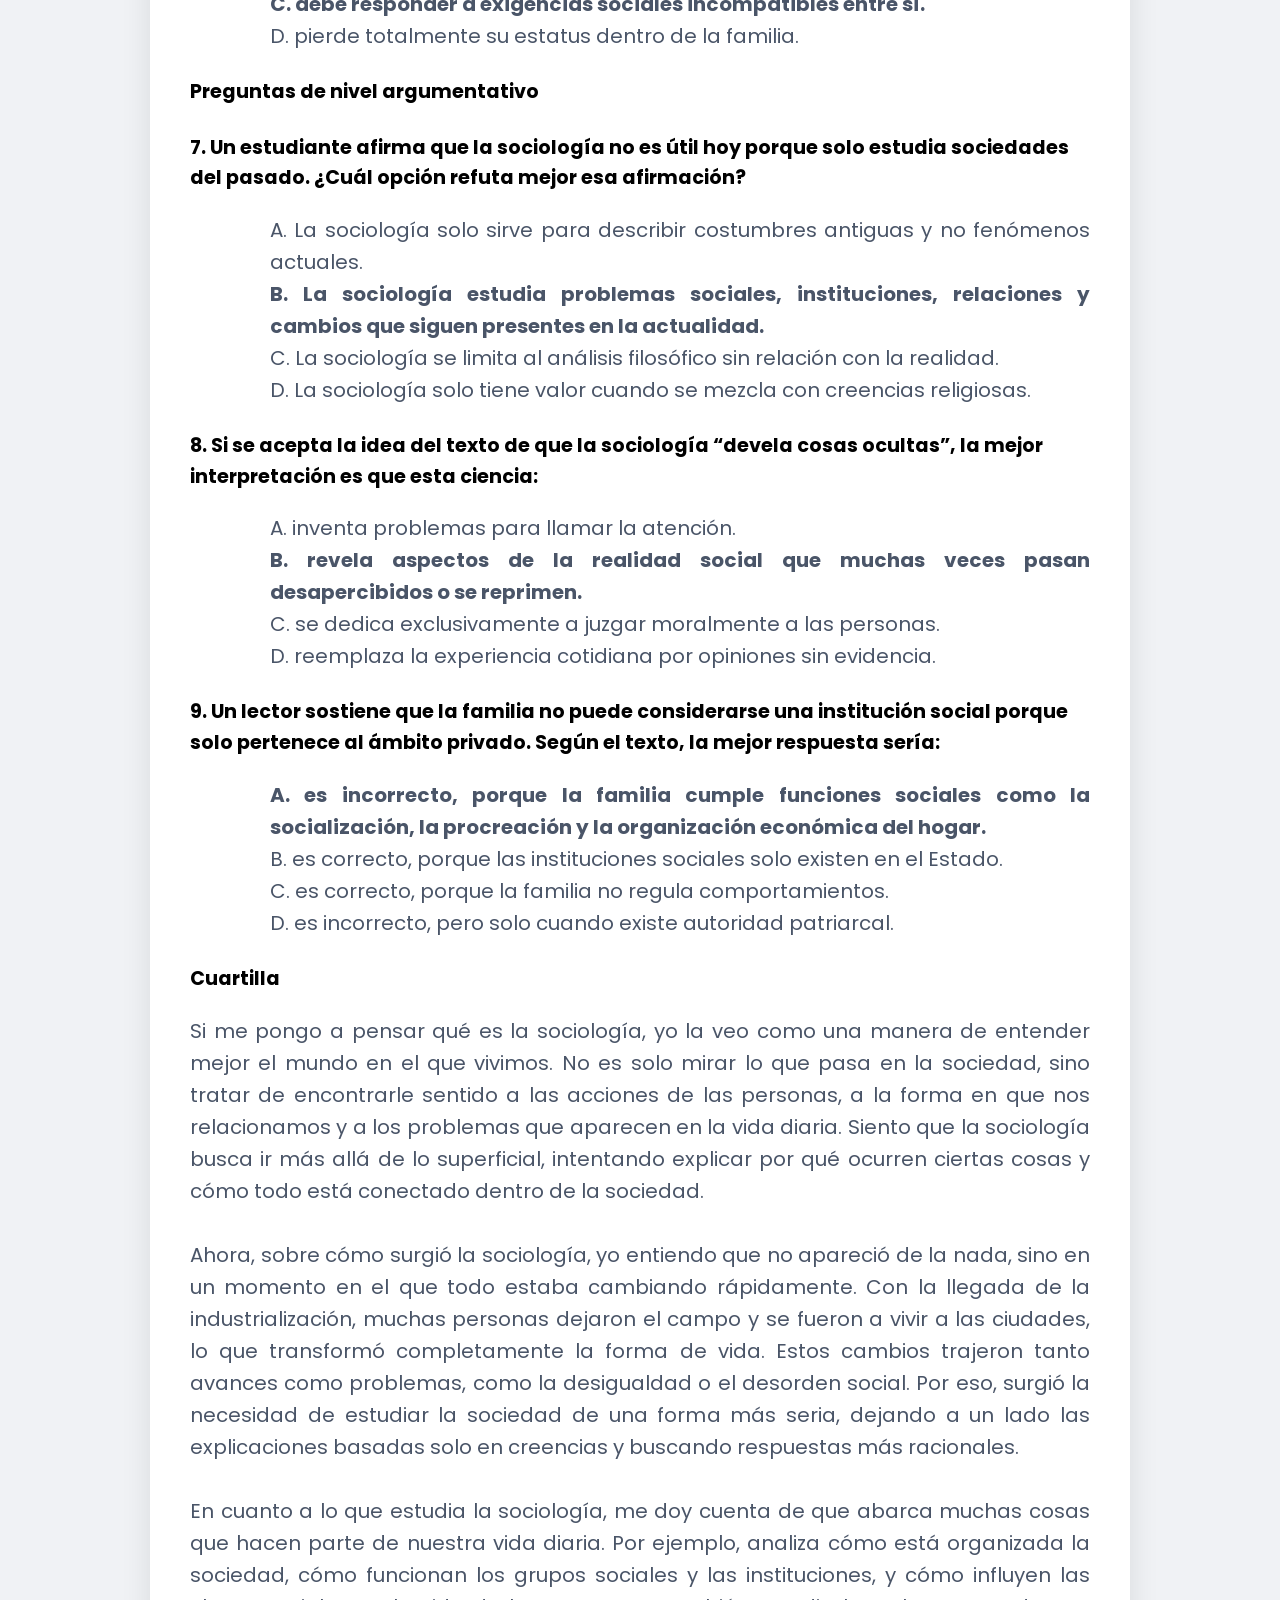
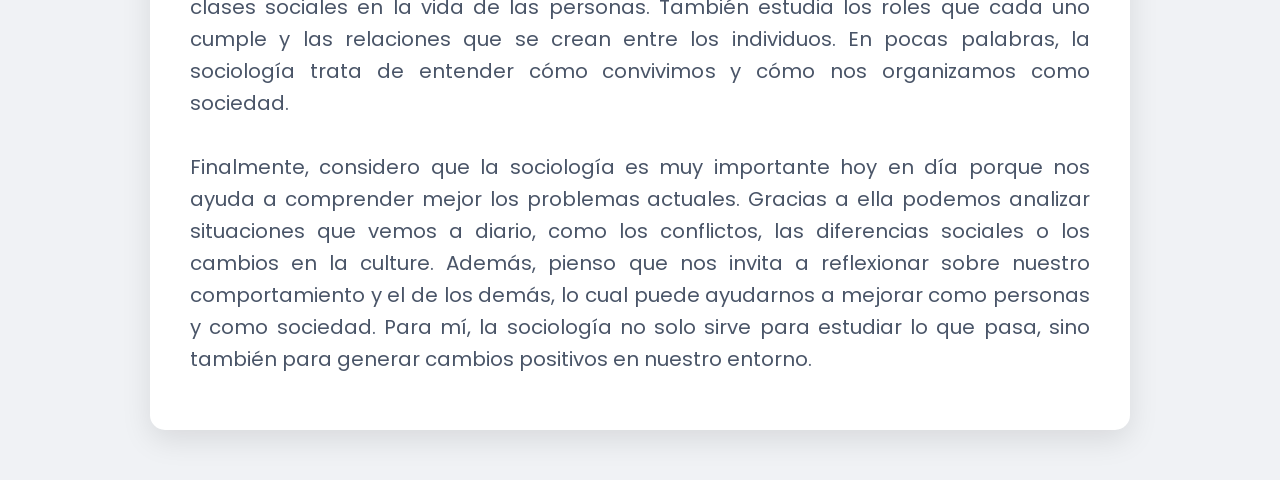
<file: segundocorte/sociologia.html>
<!DOCTYPE html>
<html lang="es">
<head>
    <meta charset="UTF-8">
    <meta name="viewport" content="width=device-width, initial-scale=1.0">
    <title>Taller 2.2 - ¿Que es la Sociología?</title>
    <link href='https://unpkg.com/boxicons@2.1.4/css/boxicons.min.css' rel='stylesheet'>
    <link rel="stylesheet" href="../styles.css"> 
</head>
<body>
    <div class="contenedor-lectura" style="margin: 50px auto; max-width: 900px;">
        <a href="../index.html#sociologia" class="btn-regresar" style="text-decoration: none; color: #3498db;">
            <i class='bx bx-arrow-back'></i> Volver al Portafolio
        </a>

        <div class="lectura-titulo-box" style="margin-top: 20px;">
            <h3>Taller 2.2 - ¿Qué es la Sociología?</h3>
        </div>

        <div class="contenido-trabajo">
            <h4>Preguntas de nivel literal</h4>
            <h4>1. Según el texto, la sociología apareció principalmente en el contexto de:</h4>
            <ul class="texto-analisis">
                <ol>A. La expansión de los imperios medievales.</ol>
                <ol><strong>B. El surgimiento y desarrollo de la sociedad industrial.</strong></ol>
                <ol>C. La consolidación del feudalismo europeo.</ol>
                <ol>D. La formación de las primeras comunidades nómadas.</ol>
            </ul>

            <h4>2. De acuerdo con el texto, Augusto Comte es reconocido porque:</h4>
            <ul class="texto-analisis">
                <ol>A. Propuso el interaccionismo simbólico.</ol>
                <ol>B. Formuló la teoría crítica contemporánea.</ol>
                <ol><strong>C. Acuño el termino "sociología".</strong></ol>
                <ol>D. Clasificó los grupos sociales en primarios y secundarios.</ol>
            </ul>

            <h4>3. Según Max Weber, la autoridad puede clasificarse en:</h4>
            <ul class="texto-analisis">
                <ol>A. política, religiosa y económica.</ol>
                <ol><strong>B. legal, tradicional y carismática.</strong></ol>
                <ol>C. pública, privada y comunitaria.</ol>
                <ol>D. dominante, participativa y popular.</ol>
            </ul>

            <h4>Preguntas de nivel inferencial</h4>
            <h4>4. Del texto se puede inferir que la sociología surgió como disciplina científica porque:</h4>
            <ul class="texto-analisis">
                <ol>A. buscaba reemplazar completamente a todas las demás ciencias sociales.</ol>
                <ol><strong>B. pretendía explicar los cambios sociales con una mirada más racional y menos basada en dogmas.</strong></ol>
                <ol>C. deseaba defender las explicaciones mágicas de la realidad.</ol>
                <ol>D. quería limitar el estudio de la sociedad únicamente a la economía.</ol>
            </ul>

            <h4>5. Cuando el texto afirma que la estructura social no debe entenderse como algo rígido y estático, se comprende que la sociedad:</h4>
            <ul class="texto-analisis">
                <ol>A. carece de organización interna.</ol>
                <ol>B. funciona sin relaciones entre sus miembros.</ol>
                <ol><strong>C. mantiene cierto orden, pero también cambia y se transforma.</strong></ol>
                <ol>D. elimina por completo los roles y las instituciones.</ol>
            </ul>

            <h4>6. A partir de la explicación sobre los roles sociales, puede deducirse que el conflicto de roles ocurre cuando una persona:</h4>
            <ul class="texto-analisis">
                <ol>A. rechaza toda forma de autoridad legal.</ol>
                <ol>B. pertenece solo a un grupo primario.</ol>
                <ol><strong>C. debe responder a exigencias sociales incompatibles entre sí.</strong></ol>
                <ol>D. pierde totalmente su estatus dentro de la familia.</ol>
            </ul>

            <h4>Preguntas de nivel argumentativo</h4>
            <h4>7. Un estudiante afirma que la sociología no es útil hoy porque solo estudia sociedades del pasado. ¿Cuál opción refuta mejor esa afirmación?</h4>
            <ul class="texto-analisis">
                <ol>A. La sociología solo sirve para describir costumbres antiguas y no fenómenos actuales.</ol>
                <ol><strong>B. La sociología estudia problemas sociales, instituciones, relaciones y cambios que siguen presentes en la actualidad.</strong></ol>
                <ol>C. La sociología se limita al análisis filosófico sin relación con la realidad.</ol>
                <ol>D. La sociología solo tiene valor cuando se mezcla con creencias religiosas.</ol>
            </ul>

            <h4>8. Si se acepta la idea del texto de que la sociología “devela cosas ocultas”, la mejor interpretación es que esta ciencia:</h4>
            <ul class="texto-analisis">
                <ol>A. inventa problemas para llamar la atención.</ol>
                <ol><strong>B. revela aspectos de la realidad social que muchas veces pasan desapercibidos o se reprimen.</strong></ol>
                <ol>C. se dedica exclusivamente a juzgar moralmente a las personas.</ol>
                <ol>D. reemplaza la experiencia cotidiana por opiniones sin evidencia.</ol>
            </ul>

            <h4>9. Un lector sostiene que la familia no puede considerarse una institución social porque solo pertenece al ámbito privado. Según el texto, la mejor 
                respuesta sería:</h4>
            <ul class="texto-analisis">
                <ol><strong>A. es incorrecto, porque la familia cumple funciones sociales como la socialización, la procreación y la organización económica del hogar.</strong></ol>
                <ol>B. es correcto, porque las instituciones sociales solo existen en el Estado.</ol>
                <ol>C. es correcto, porque la familia no regula comportamientos.</ol>
                <ol>D. es incorrecto, pero solo cuando existe autoridad patriarcal.</ol>
            </ul>

            <h4>Cuartilla</h4>
            <p class="texto-analisis">Si me pongo a pensar qué es la sociología, yo la veo como una manera de entender mejor el mundo en el que vivimos. No es solo 
                mirar lo que pasa en la sociedad, sino tratar de encontrarle sentido a las acciones de las personas, a la forma en que nos relacionamos y a los 
                problemas que aparecen en la vida diaria. Siento que la sociología busca ir más allá de lo superficial, intentando explicar por qué ocurren ciertas 
                cosas y cómo todo está conectado dentro de la sociedad. <br><br>
                Ahora, sobre cómo surgió la sociología, yo entiendo que no apareció de la nada, sino en un momento en el que todo estaba cambiando rápidamente. Con la 
                llegada de la industrialización, muchas personas dejaron el campo y se fueron a vivir a las ciudades, lo que transformó completamente la forma de vida. 
                Estos cambios trajeron tanto avances como problemas, como la desigualdad o el desorden social. Por eso, surgió la necesidad de estudiar la sociedad de 
                una forma más seria, dejando a un lado las explicaciones basadas solo en creencias y buscando respuestas más racionales. <br><br>
                En cuanto a lo que estudia la sociología, me doy cuenta de que abarca muchas cosas que hacen parte de nuestra vida diaria. Por ejemplo, analiza cómo 
                está organizada la sociedad, cómo funcionan los grupos sociales y las instituciones, y cómo influyen las clases sociales en la vida de las personas. 
                También estudia los roles que cada uno cumple y las relaciones que se crean entre los individuos. En pocas palabras, la sociología trata de entender 
                cómo convivimos y cómo nos organizamos como sociedad. <br><br>
                Finalmente, considero que la sociología es muy importante hoy en día porque nos ayuda a comprender mejor los problemas actuales. Gracias a ella podemos 
                analizar situaciones que vemos a diario, como los conflictos, las diferencias sociales o los cambios en la culture. Además, pienso que nos invita a 
                reflexionar sobre nuestro comportamiento y el de los demás, lo cual puede ayudarnos a mejorar como personas y como sociedad. Para mí, la sociología no 
                solo sirve para estudiar lo que pasa, sino también para generar cambios positivos en nuestro entorno.
            </p>
        </div>
    </div>
</body>
</html>
</file>
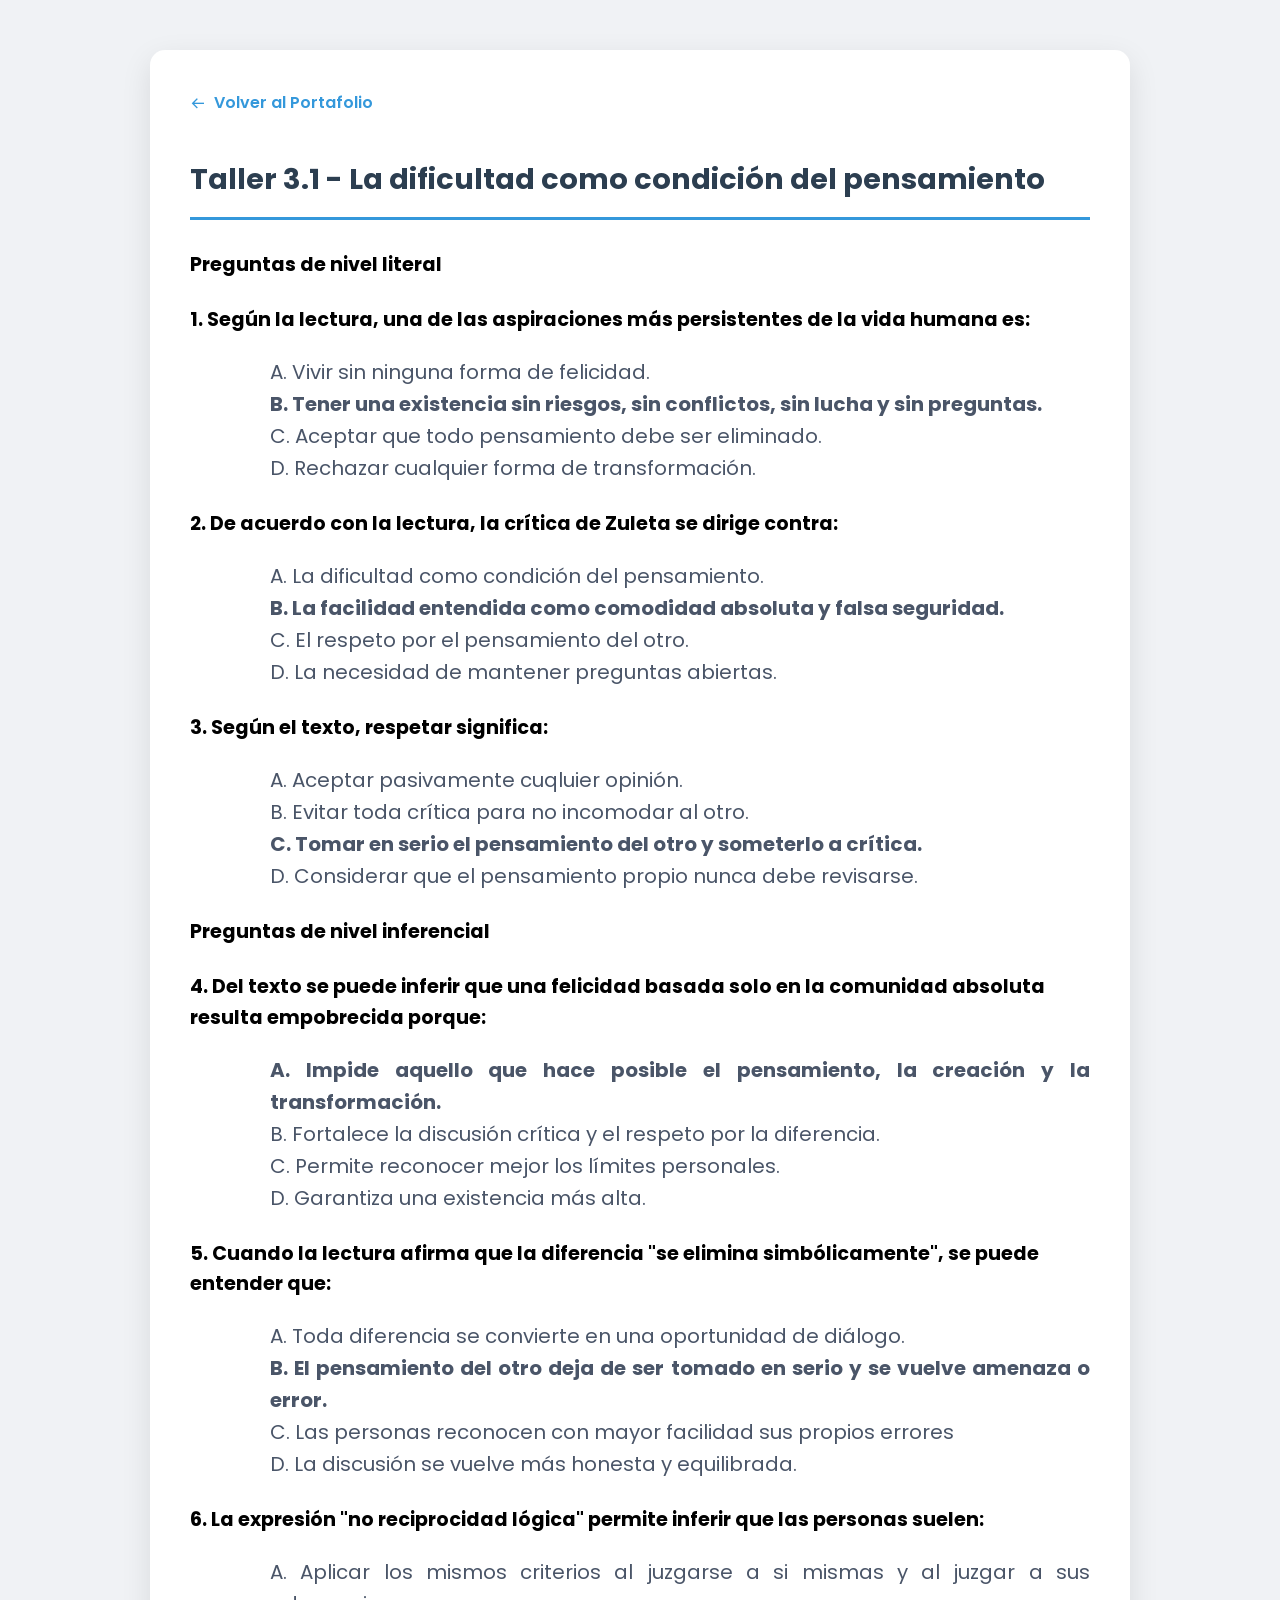
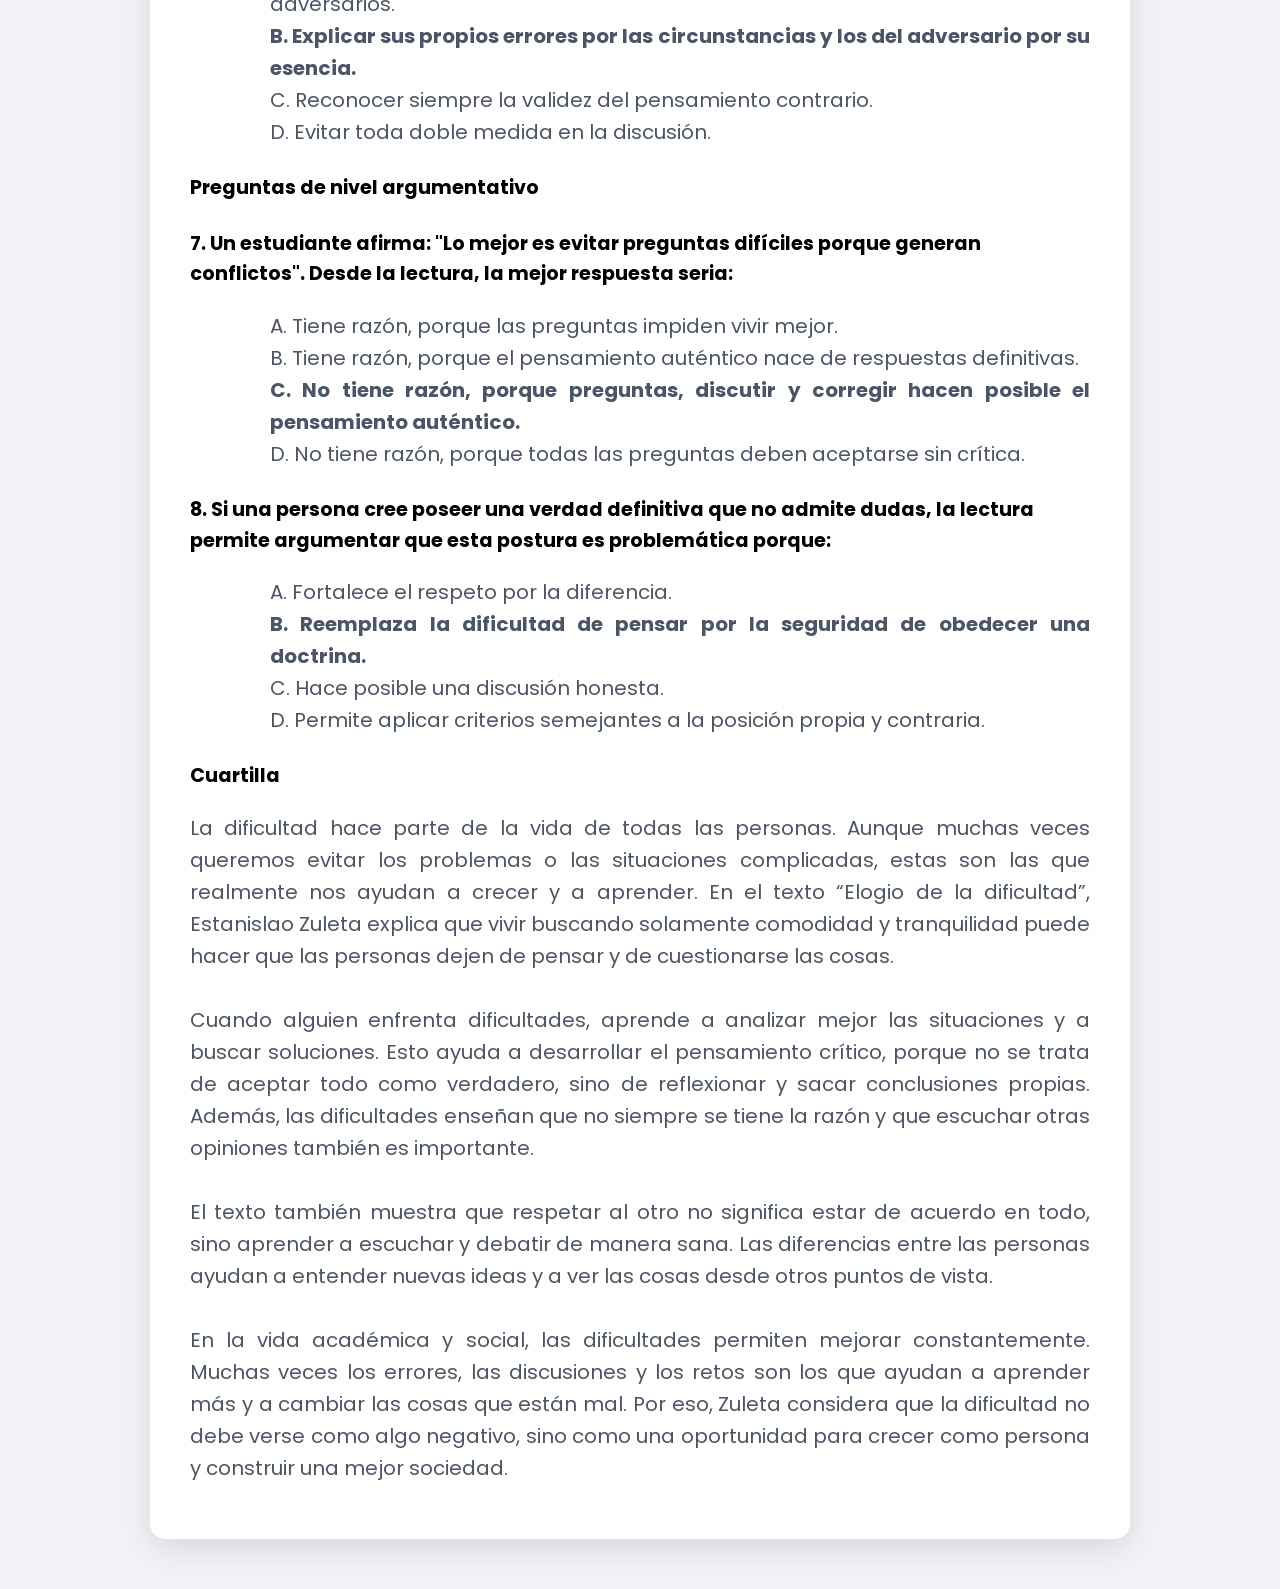
<file: tercercorte/dificultad.html>
<!DOCTYPE html>
<html lang="es">
<head>
    <meta charset="UTF-8">
    <meta name="viewport" content="width=device-width, initial-scale=1.0">
    <title>Taller 3.1 - La dificultad como condición del pensamiento</title>
    <link href='https://unpkg.com/boxicons@2.1.4/css/boxicons.min.css' rel='stylesheet'>
    <link rel="stylesheet" href="../styles.css"> 
</head>
<body>
    <div class="contenedor-lectura" style="margin: 50px auto; max-width: 900px;">
        <a href="../index.html#dificultad" class="btn-regresar" style="text-decoration: none; color: #3498db;">
            <i class='bx bx-arrow-back'></i> Volver al Portafolio
        </a>

        <div class="lectura-titulo-box" style="margin-top: 20px;">
            <h3>Taller 3.1 - La dificultad como condición del pensamiento</h3>
        </div>

        <div class="contenido-trabajo">
            <h4>Preguntas de nivel literal</h4>
            <h4>1. Según la lectura, una de las aspiraciones más persistentes de la vida humana es:</h4>
            <ul class="texto-analisis">
                <ol>A. Vivir sin ninguna forma de felicidad.</ol>
                <ol><strong>B. Tener una existencia sin riesgos, sin conflictos, sin lucha y sin preguntas.</strong></ol>
                <ol>C. Aceptar que todo pensamiento debe ser eliminado.</ol>
                <ol>D. Rechazar cualquier forma de transformación.</ol>
            </ul>

            <h4>2. De acuerdo con la lectura, la crítica de Zuleta se dirige contra:</h4>
            <ul class="texto-analisis">
                <ol>A. La dificultad como condición del pensamiento.</ol>
                <ol><strong>B. La facilidad entendida como comodidad absoluta y falsa seguridad.</strong></ol>
                <ol>C. El respeto por el pensamiento del otro.</ol>
                <ol>D. La necesidad de mantener preguntas abiertas.</ol>
            </ul>

            <h4>3. Según el texto, respetar significa:</h4>
            <ul class="texto-analisis">
                <ol>A. Aceptar pasivamente cuqluier opinión.</ol>
                <ol>B. Evitar toda crítica para no incomodar al otro.</ol>
                <ol><strong>C. Tomar en serio el pensamiento del otro y someterlo a crítica.</strong></ol>
                <ol>D. Considerar que el pensamiento propio nunca debe revisarse.</ol>
            </ul>

            <h4>Preguntas de nivel inferencial</h4>
            <h4>4. Del texto se puede inferir que una felicidad basada solo en la comunidad absoluta resulta empobrecida porque:</h4>
            <ul class="texto-analisis">
                <ol><strong>A. Impide aquello que hace posible el pensamiento, la creación y la transformación.</strong></ol>
                <ol>B. Fortalece la discusión crítica y el respeto por la diferencia.</ol>
                <ol>C. Permite reconocer mejor los límites personales.</ol>
                <ol>D. Garantiza una existencia más alta.</ol>
            </ul>

            <h4>5. Cuando la lectura afirma que la diferencia "se elimina simbólicamente", se puede entender que:</h4>
            <ul class="texto-analisis">
                <ol>A. Toda diferencia se convierte en una oportunidad de diálogo.</ol>
                <ol><strong>B. El pensamiento del otro deja de ser tomado en serio y se vuelve amenaza o error.</strong></ol>
                <ol>C. Las personas reconocen con mayor facilidad sus propios errores</ol>
                <ol>D. La discusión se vuelve más honesta y equilibrada.</ol>
            </ul>

            <h4>6. La expresión "no reciprocidad lógica" permite inferir que las personas suelen:</h4>
            <ul class="texto-analisis">
                <ol>A. Aplicar los mismos criterios al juzgarse a si mismas y al juzgar a sus adversarios.</ol>
                <ol><strong>B. Explicar sus propios errores por las circunstancias y los del adversario por su esencia.</strong></ol>
                <ol>C. Reconocer siempre la validez del pensamiento contrario.</ol>
                <ol>D. Evitar toda doble medida en la discusión.</ol>
            </ul>

            <h4>Preguntas de nivel argumentativo</h4>
            <h4>7. Un estudiante afirma: "Lo mejor es evitar preguntas difíciles porque generan conflictos". Desde la lectura, la mejor respuesta seria:</h4>
            <ul class="texto-analisis">
                <ol>A. Tiene razón, porque las preguntas impiden vivir mejor.</ol>
                <ol>B. Tiene razón, porque el pensamiento auténtico nace de respuestas definitivas.</ol>
                <ol><strong>C. No tiene razón, porque preguntas, discutir y corregir hacen posible el pensamiento auténtico.</strong></ol>
                <ol>D. No tiene razón, porque todas las preguntas deben aceptarse sin crítica.</ol>
            </ul>

            <h4>8. Si una persona cree poseer una verdad definitiva que no admite dudas, la lectura permite argumentar que esta postura es problemática porque:</h4>
            <ul class="texto-analisis">
                <ol>A. Fortalece el respeto por la diferencia.</ol>
                <ol><strong>B. Reemplaza la dificultad de pensar por la seguridad de obedecer una doctrina.</strong></ol>
                <ol>C. Hace posible una discusión honesta.</ol>
                <ol>D. Permite aplicar criterios semejantes a la posición propia y contraria.</ol>
            </ul>

            <h4>Cuartilla</h4>
            <p class="texto-analisis">La dificultad hace parte de la vida de todas las personas. Aunque muchas veces queremos evitar los problemas o las situaciones 
                complicadas, estas son las que realmente nos ayudan a crecer y a aprender. En el texto “Elogio de la dificultad”, Estanislao Zuleta explica que vivir 
                buscando solamente comodidad y tranquilidad puede hacer que las personas dejen de pensar y de cuestionarse las cosas. <br><br>
                Cuando alguien enfrenta dificultades, aprende a analizar mejor las situaciones y a buscar soluciones. Esto ayuda a desarrollar el pensamiento crítico, 
                porque no se trata de aceptar todo como verdadero, sino de reflexionar y sacar conclusiones propias. Además, las dificultades enseñan que no siempre 
                se tiene la razón y que escuchar otras opiniones también es importante. <br><br>
                El texto también muestra que respetar al otro no significa estar de acuerdo en todo, sino aprender a escuchar y debatir de manera sana. Las diferencias 
                entre las personas ayudan a entender nuevas ideas y a ver las cosas desde otros puntos de vista. <br><br>
                En la vida académica y social, las dificultades permiten mejorar constantemente. Muchas veces los errores, las discusiones y los retos son los que 
                ayudan a aprender más y a cambiar las cosas que están mal. Por eso, Zuleta considera que la dificultad no debe verse como algo negativo, sino como una 
                oportunidad para crecer como persona y construir una mejor sociedad. </p>
        </div>
    </div>
</body>
</html>
</file>
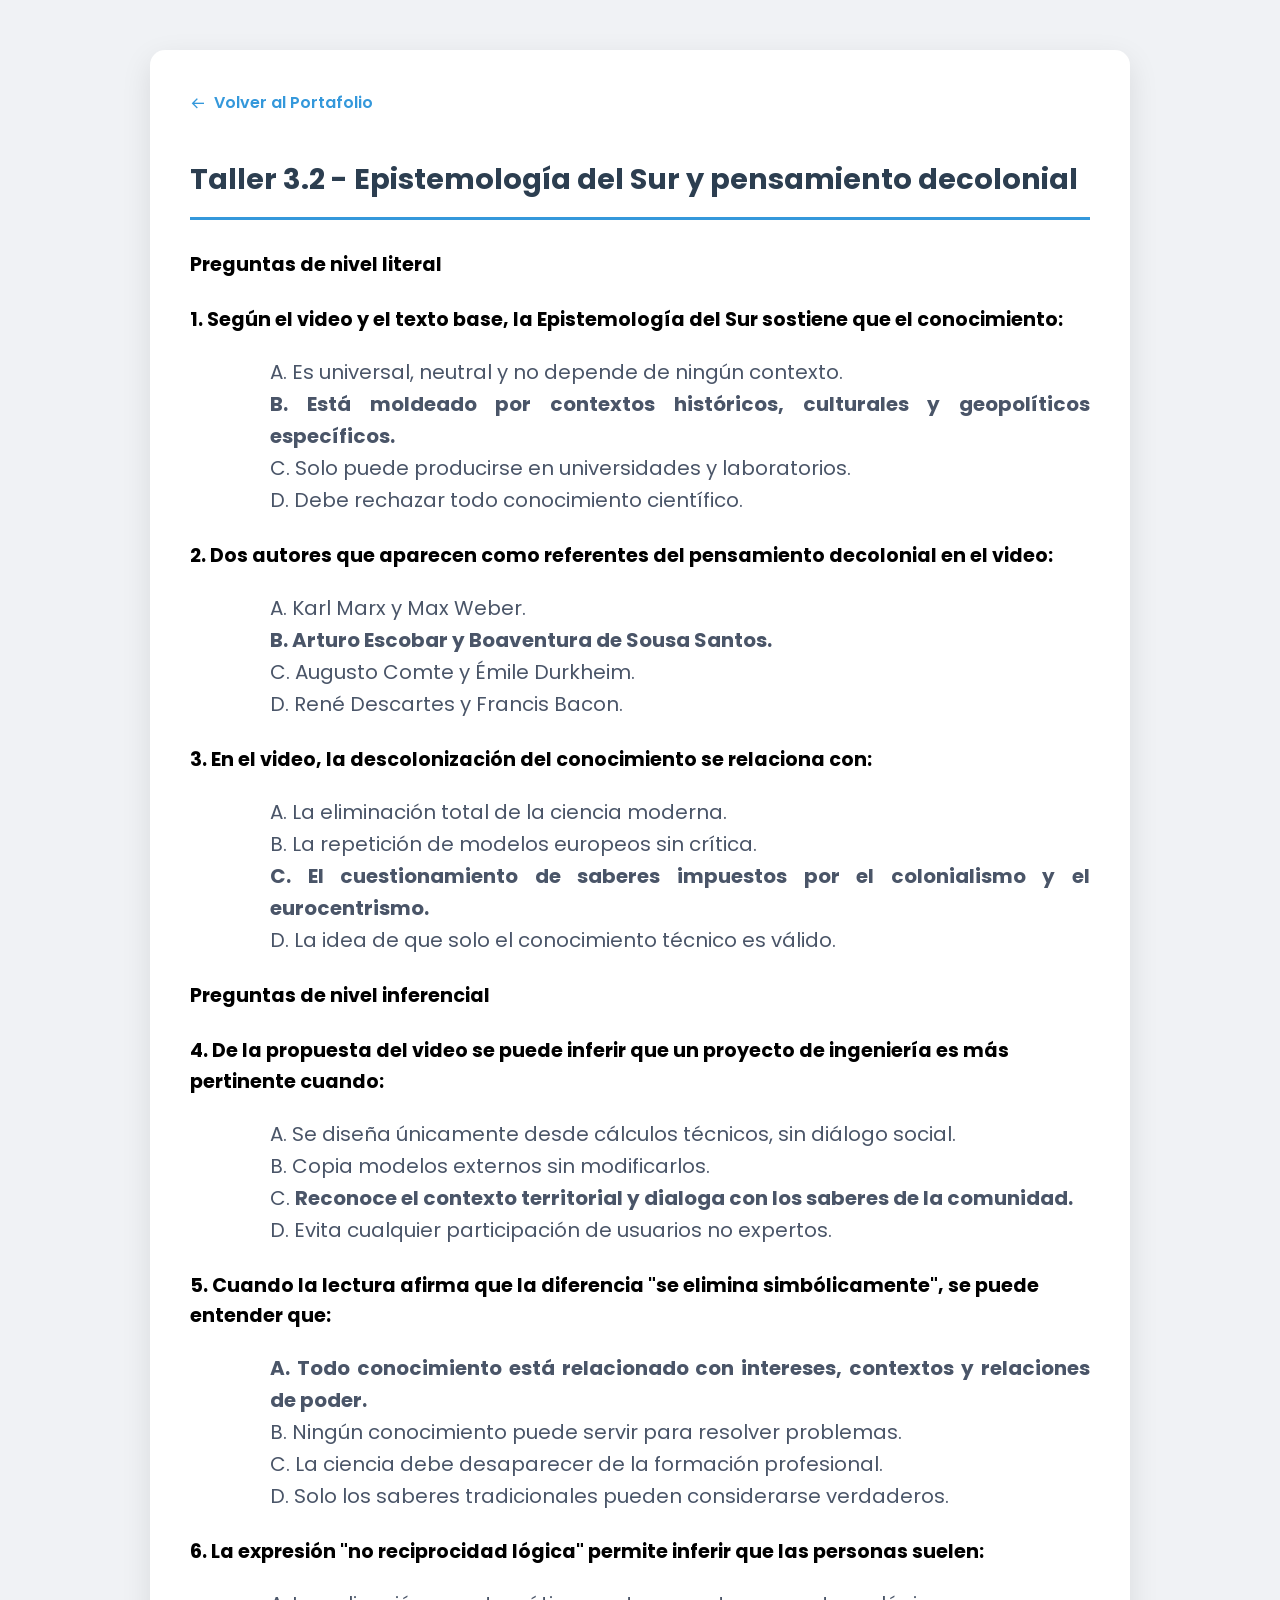
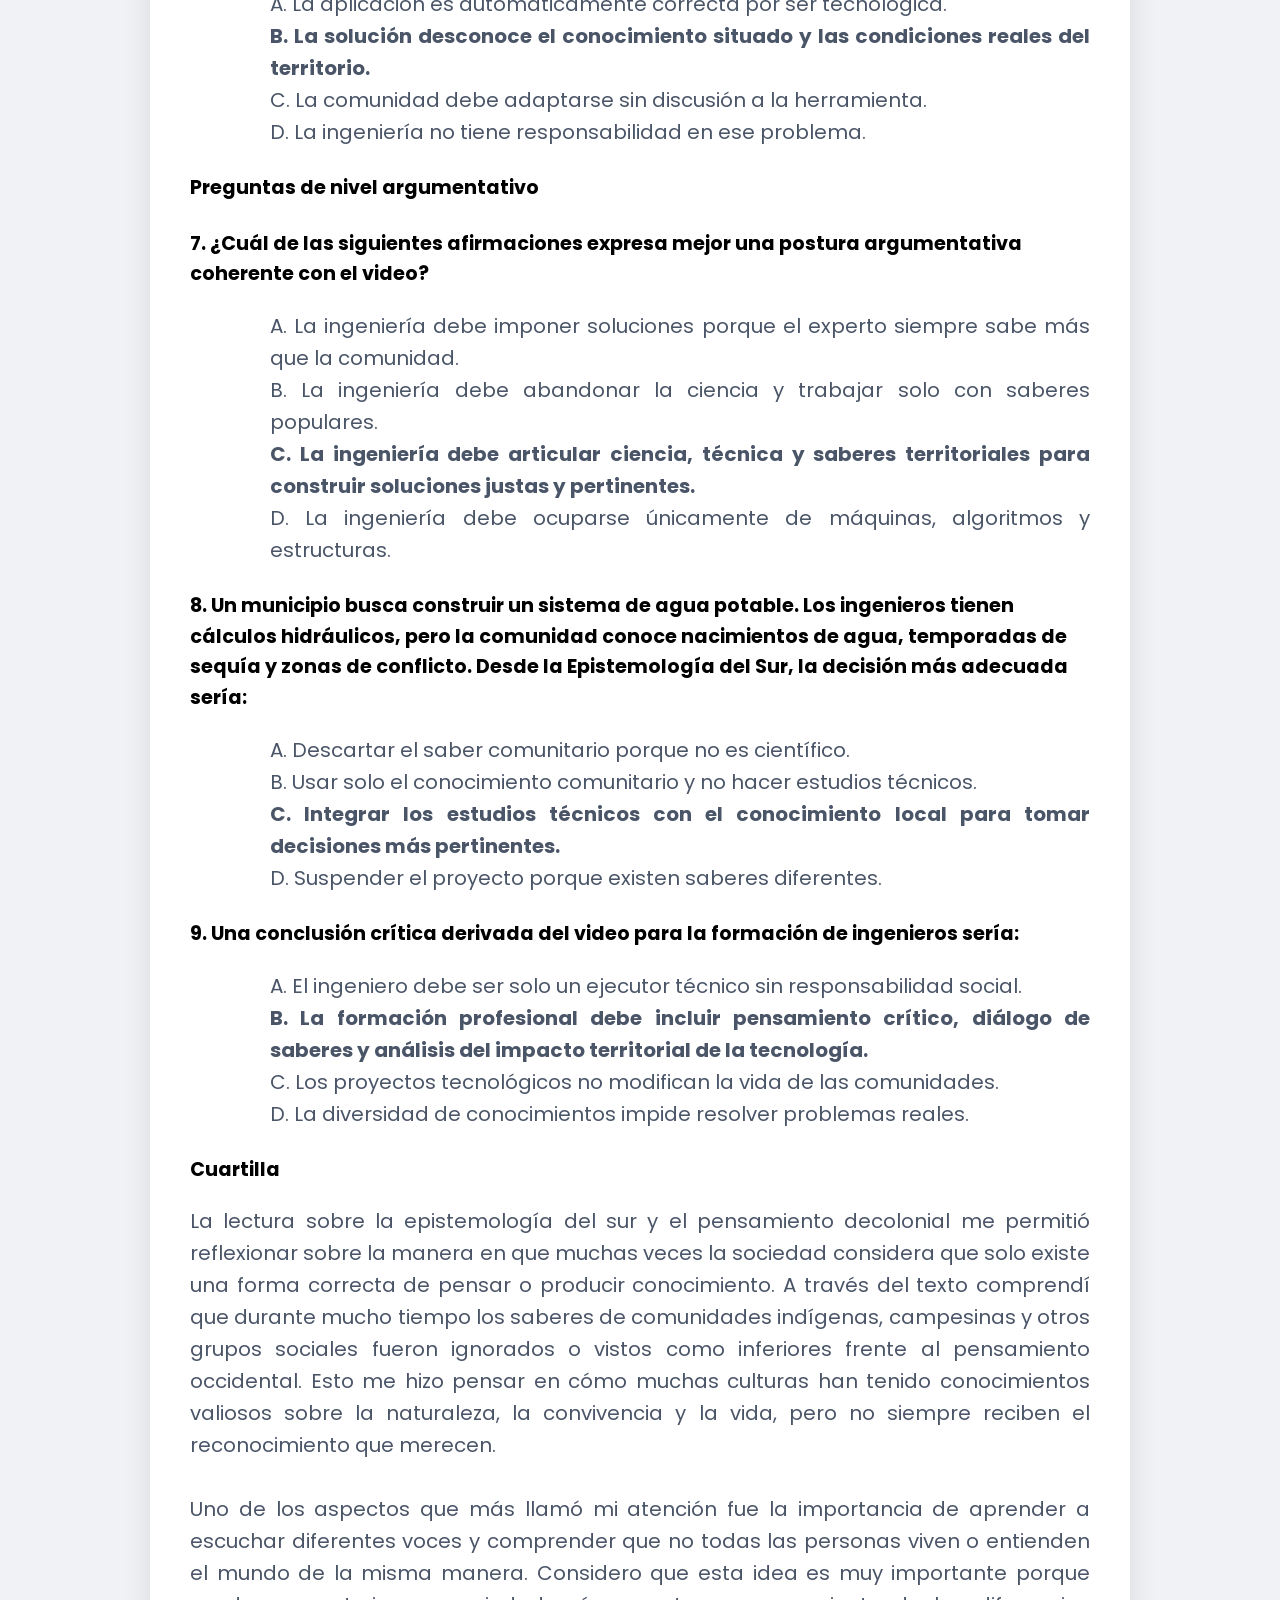
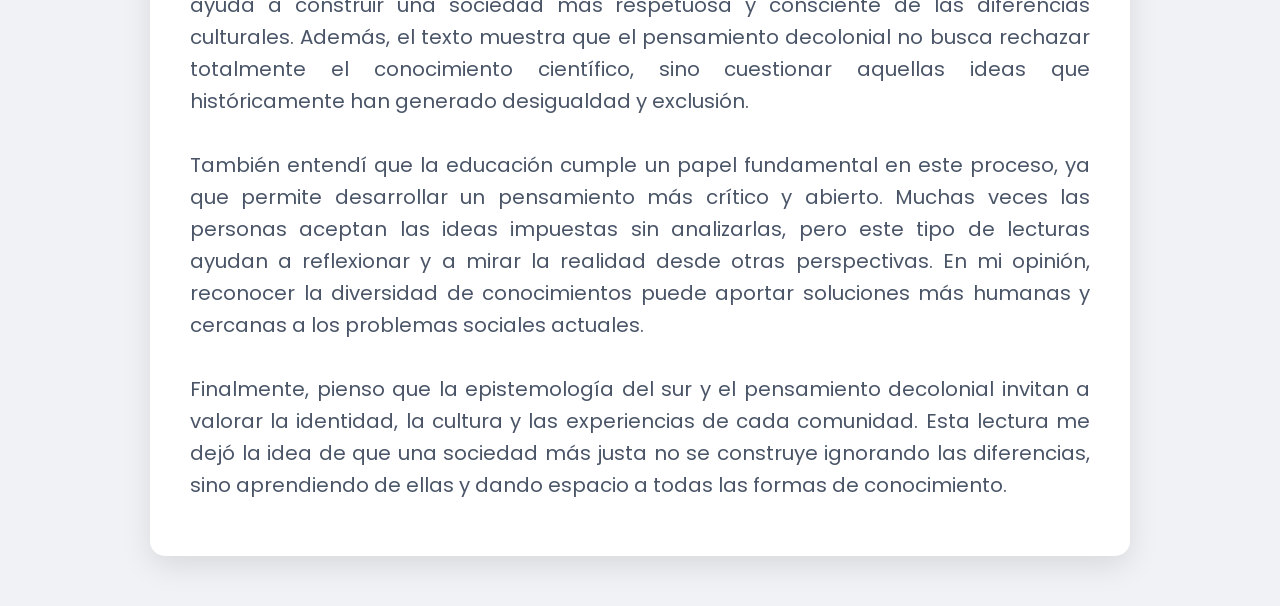
<file: tercercorte/epistemologia.html>
<!DOCTYPE html>
<html lang="es">
<head>
    <meta charset="UTF-8">
    <meta name="viewport" content="width=device-width, initial-scale=1.0">
    <title>Taller 3.2 - Epistemología del Sur y pensamiento decolonial</title>
    <link href='https://unpkg.com/boxicons@2.1.4/css/boxicons.min.css' rel='stylesheet'>
    <link rel="stylesheet" href="../styles.css"> 
</head>
<body>
    <div class="contenedor-lectura" style="margin: 50px auto; max-width: 900px;">
        <a href="../index.html#epistemologia" class="btn-regresar" style="text-decoration: none; color: #3498db;">
            <i class='bx bx-arrow-back'></i> Volver al Portafolio
        </a>

        <div class="lectura-titulo-box" style="margin-top: 20px;">
            <h3>Taller 3.2 - Epistemología del Sur y pensamiento decolonial</h3>
        </div>

        <div class="contenido-trabajo">
            <h4>Preguntas de nivel literal</h4>
            <h4>1. Según el video y el texto base, la Epistemología del Sur sostiene que el conocimiento:</h4>
            <ul class="texto-analisis">
                <ol>A. Es universal, neutral y no depende de ningún contexto.</ol>
                <ol><strong>B. Está moldeado por contextos históricos, culturales y geopolíticos específicos.</strong></ol>
                <ol>C. Solo puede producirse en universidades y laboratorios.</ol>
                <ol>D. Debe rechazar todo conocimiento científico.</ol>
            </ul>

            <h4>2. Dos autores que aparecen como referentes del pensamiento decolonial en el video:</h4>
            <ul class="texto-analisis">
                <ol>A. Karl Marx y Max Weber.</ol>
                <ol><strong>B. Arturo Escobar y Boaventura de Sousa Santos.</strong></ol>
                <ol>C. Augusto Comte y Émile Durkheim.</ol>
                <ol>D. René Descartes y Francis Bacon.</ol>
            </ul>

            <h4>3. En el video, la descolonización del conocimiento se relaciona con:</h4>
            <ul class="texto-analisis">
                <ol>A. La eliminación total de la ciencia moderna.</ol>
                <ol>B. La repetición de modelos europeos sin crítica.</ol>
                <ol><strong>C. El cuestionamiento de saberes impuestos por el colonialismo y el eurocentrismo.</strong></ol>
                <ol>D. La idea de que solo el conocimiento técnico es válido.</ol>
            </ul>

            <h4>Preguntas de nivel inferencial</h4>
            <h4>4. De la propuesta del video se puede inferir que un proyecto de ingeniería es más pertinente cuando:</h4>
            <ul class="texto-analisis">
                <ol>A. Se diseña únicamente desde cálculos técnicos, sin diálogo social.</ol>
                <ol>B. Copia modelos externos sin modificarlos.</ol>
                <ol>C. <strong>Reconoce el contexto territorial y dialoga con los saberes de la comunidad.</strong></ol>
                <ol>D. Evita cualquier participación de usuarios no expertos.</ol>
            </ul>

            <h4>5. Cuando la lectura afirma que la diferencia "se elimina simbólicamente", se puede entender que:</h4>
            <ul class="texto-analisis">
                <ol><strong>A. Todo conocimiento está relacionado con intereses, contextos y relaciones de poder.</strong></ol>
                <ol>B. Ningún conocimiento puede servir para resolver problemas.</ol>
                <ol>C. La ciencia debe desaparecer de la formación profesional.</ol>
                <ol>D. Solo los saberes tradicionales pueden considerarse verdaderos.</ol>
            </ul>

            <h4>6. La expresión "no reciprocidad lógica" permite inferir que las personas suelen:</h4>
            <ul class="texto-analisis">
                <ol>A. La aplicación es automáticamente correcta por ser tecnológica.</ol>
                <ol><strong>B. La solución desconoce el conocimiento situado y las condiciones reales del territorio.</strong></ol>
                <ol>C. La comunidad debe adaptarse sin discusión a la herramienta.</ol>
                <ol>D. La ingeniería no tiene responsabilidad en ese problema.</ol>
            </ul>

            <h4>Preguntas de nivel argumentativo</h4>
            <h4>7. ¿Cuál de las siguientes afirmaciones expresa mejor una postura argumentativa coherente con el video?</h4>
            <ul class="texto-analisis">
                <ol>A. La ingeniería debe imponer soluciones porque el experto siempre sabe más que la comunidad.</ol>
                <ol>B. La ingeniería debe abandonar la ciencia y trabajar solo con saberes populares.</ol>
                <ol><strong>C. La ingeniería debe articular ciencia, técnica y saberes territoriales para construir soluciones justas y pertinentes.</strong></ol>
                <ol>D. La ingeniería debe ocuparse únicamente de máquinas, algoritmos y estructuras.</ol>
            </ul>

            <h4>8. Un municipio busca construir un sistema de agua potable. Los ingenieros tienen cálculos hidráulicos, pero la comunidad conoce nacimientos de agua,
                temporadas de sequía y zonas de conflicto. Desde la Epistemología del Sur, la decisión más adecuada sería:</h4>
            <ul class="texto-analisis">
                <ol>A. Descartar el saber comunitario porque no es científico.</ol>
                <ol>B. Usar solo el conocimiento comunitario y no hacer estudios técnicos.</ol>
                <ol><strong>C. Integrar los estudios técnicos con el conocimiento local para tomar decisiones más pertinentes.</strong></ol>
                <ol>D. Suspender el proyecto porque existen saberes diferentes.</ol>
            </ul>

            <h4>9. Una conclusión crítica derivada del video para la formación de ingenieros sería:</h4>
            <ul class="texto-analisis">
                <ol>A. El ingeniero debe ser solo un ejecutor técnico sin responsabilidad social.</ol>
                <ol><strong>B. La formación profesional debe incluir pensamiento crítico, diálogo de saberes y análisis del impacto territorial de la tecnología.</strong></ol>
                <ol>C. Los proyectos tecnológicos no modifican la vida de las comunidades.</ol>
                <ol>D. La diversidad de conocimientos impide resolver problemas reales.</ol>
            </ul>

            <h4>Cuartilla</h4>
            <p class="texto-analisis">La lectura sobre la epistemología del sur y el pensamiento decolonial me permitió reflexionar sobre la manera en que muchas veces la 
                sociedad considera que solo existe una forma correcta de pensar o producir conocimiento. A través del texto comprendí que durante mucho tiempo los saberes de 
                comunidades indígenas, campesinas y otros grupos sociales fueron ignorados o vistos como inferiores frente al pensamiento occidental. Esto me hizo pensar en cómo 
                muchas culturas han tenido conocimientos valiosos sobre la naturaleza, la convivencia y la vida, pero no siempre reciben el reconocimiento que merecen. <br><br>
                Uno de los aspectos que más llamó mi atención fue la importancia de aprender a escuchar diferentes voces y comprender que no todas las personas viven o entienden 
                el mundo de la misma manera. Considero que esta idea es muy importante porque ayuda a construir una sociedad más respetuosa y consciente de las diferencias culturales. 
                Además, el texto muestra que el pensamiento decolonial no busca rechazar totalmente el conocimiento científico, sino cuestionar aquellas ideas que históricamente han 
                generado desigualdad y exclusión. <br><br>
                También entendí que la educación cumple un papel fundamental en este proceso, ya que permite desarrollar un pensamiento más crítico y abierto. Muchas veces las personas 
                aceptan las ideas impuestas sin analizarlas, pero este tipo de lecturas ayudan a reflexionar y a mirar la realidad desde otras perspectivas. En mi opinión, reconocer 
                la diversidad de conocimientos puede aportar soluciones más humanas y cercanas a los problemas sociales actuales. <br><br>
                Finalmente, pienso que la epistemología del sur y el pensamiento decolonial invitan a valorar la identidad, la cultura y las experiencias de cada comunidad. Esta lectura 
                me dejó la idea de que una sociedad más justa no se construye ignorando las diferencias, sino aprendiendo de ellas y dando espacio a todas las formas de conocimiento.</p>
        </div>
    </div>
</body>
</html>
</file>
<file: index.css>
/* Configuración General */
* {
    margin: 0;
    padding: 0;
    box-sizing: border-box;
    font-family: 'Segoe UI', Tahoma, Geneva, Verdana, sans-serif;
}

html {
    scroll-behavior: smooth;
    scroll-padding-top: 100spx;
}

body {
    background-color: #f9f9f9;
    color: #333;
    line-height: 1.6;
}

/* Estilos para el Menú */
.navbar {
    background-color: #34495e;
    display: flex;
    justify-content: space-between;
    align-items: center;
    padding: 15px 10%;
    position: sticky; 
    top: 0;
    z-index: 1000;    
    box-shadow: 0 2px 10px rgba(0,0,0,0.2);
}

.navbar .logo {
    color: #ffffff;
    font-size: 24px;
    font-weight: 900; /* Extra negrita para el logo */
    letter-spacing: -0.5px;
}

.nav-links {
    list-style: none;
    display: flex;
    gap: 30px; /* Espacio entre cada opción */
}

.nav-links a {
    color: #ffffff;
    text-decoration: none;
    font-size: 16px;
    font-weight: 700; /* Negrita como se ve en la imagen */
    transition: opacity 0.3s ease;
}

.nav-links a:hover {
    opacity: 0.7; /* Un pequeño efecto visual al pasar el mouse */
}

/* Sección Hero (Bienvenida) */
.hero {
    height: 60vh;
    display: flex;
    justify-content: center;
    align-items: center;
    text-align: center;
    background: linear-gradient(rgba(0,0,0,0.6), rgba(0,0,0,0.6)), 
                url('https://images.unsplash.com/photo-1495446815901-a7297e633e8d?q=80&w=2070') no-repeat center center/cover;
    color: white;
    padding: 20px;
}

.hero h1 {
    font-size: 3rem;
    margin-bottom: 10px;
}

.frase-inspiradora {
    font-size: 1.5rem;
    font-style: italic;
    color: #d1d8e0;
    max-width: 800px;
    margin: 0 auto 15px auto;
}

.subtexto {
    font-size: 1.1rem;
    opacity: 0.8;
}

section, header {
    scroll-margin-top: 80px; /* Ajusta este número según el alto de tu barra de menú */
}

/* Configuración de la Sección */
.academica-section {
    padding: 50px 10%;
    background-color: #f0f2f5; /* Un fondo gris muy claro para que resalten las tarjetas blancas */
    text-align: center;
}

.titulo-seccion {
    margin-bottom: 30px;
    font-size: 2rem;
    color: #2d3e50;
}

/* Contenedor de las 3 tarjetas */
.contenedor-tarjetas {
    display: flex;
    justify-content: center;
    gap: 25px;
    flex-wrap: wrap; /* Para que se ajusten en pantallas pequeñas */
}

/* Estilo exacto de tu imagen */
.tarjeta {
    background-color: #ffffff;
    width: 350px;
    padding: 30px;
    border-radius: 15px; /* Bordes redondeados */
    text-align: left; /* Texto alineado a la izquierda como en tu foto */
    box-shadow: 0 10px 25px rgba(0, 0, 0, 0.1); /* Sombra suave */
    transition: transform 0.3s ease;
}

.tarjeta:hover {
    transform: translateY(-5px); /* Efecto sutil al pasar el mouse */
}

.tarjeta h3 {
    color: #2d3e50;
    font-size: 1.8rem;
    margin-bottom: 20px;
}

.tarjeta p {
    margin-bottom: 10px;
    font-size: 1.2rem;
    color: #333;
}

.tarjeta strong {
    color: #2d3e50;
}

.tarjeta .descripcion {
    margin-top: 15px;
    color: #666;
    line-height: 1.4;
}
.tarjeta li {
    margin-bottom: 10px;
    font-size: 1.2rem;
    color: #333;
}

/* Estilos para la Sección de Contenido */
.contenido-section {
    padding: 60px 10%;
    background-color: #ffffff;
}

/* Estilo del Índice Jerárquico */
.indice-academico {
    max-width: 900px;
    margin: 0 auto 40px auto;
    text-align: left;
    background: white;
    padding: 30px;
    border-radius: 10px;
}

.lista-principal {
    list-style: none;
    padding: 0;
}

.corte-titulo {
    font-size: 1.4rem;
    font-weight: 700;
    color: #2c3e50;
    display: block;
    margin-top: 20px;
    margin-bottom: 10px;
    border-bottom: 2px solid #3498db;
    width: fit-content;
}

.sub-lista {
    list-style: none;
    padding-left: 20px; /* Sangría para los sub-títulos */
}

.sub-lista li {
    margin-bottom: 10px;
    padding: 5px 0;
}

.sub-lista a {
    text-decoration: none;
    color: #34495e;
    font-size: 1.05rem;
    transition: all 0.3s ease;
    display: block;
}

.sub-lista a:hover {
    color: #3498db;
    padding-left: 5px; /* Pequeño efecto de movimiento */
}

.pendiente-texto {
    color: #95a5a6;
    font-style: italic;
    font-size: 0.9rem;
}

/* Manteniendo el balance visual de objetivos (Preferencia guardada) */
.objetivos-container {
    display: grid;
    grid-template-columns: 1fr 1fr;
    gap: 20px;
    margin-top: 30px;
}

/* Estilos para las Secciones de Corte */
.seccion-corte {
    padding: 80px 10% 40px 10%;
    background-color: #f4f7f6; /* Un tono diferente para diferenciarlo del índice */
    border-top: 1px solid #ddd;
}

.corte-header {
    text-align: center;
    margin-bottom: 50px;
}

.titulo-corte {
    font-size: 2.5rem;
    color: #2c3e50;
    text-transform: uppercase;
    letter-spacing: 2px;
}

.introduccion-corte {
    color: #7f8c8d;
    font-style: italic;
}

/* Estilo para el Título de la Lectura Específica */
.contenedor-lectura {
    background: white;
    padding: 30px;
    border-radius: 12px;
    box-shadow: 0 4px 15px rgba(0,0,0,0.05);
    margin-bottom: 30px;
}

.lectura-titulo-box {
    display: flex;
    align-items: center;
    gap: 15px;
    border-bottom: 3px solid #3498db;
    padding-bottom: 15px;
    margin-bottom: 20px;
}

.numero-lectura {
    background: #3498db;
    color: white;
    padding: 5px 12px;
    border-radius: 6px;
    font-weight: bold;
    font-size: 1.2rem;
}

.lectura-titulo-box h3 {
    font-size: 1.5rem;
    color: #2c3e50;
    line-height: 1.3;
}

.placeholder-text {
    color: #95a5a6;
    font-style: italic;
}

/* Estilo específico para los párrafos de las lecturas */
.texto-analisis {
    font-size: 18px; /* Tamaño más grande y legible */
    line-height: 1.8; /* Mayor espacio entre líneas para no cansar la vista */
    color: #34495e;  /* Un gris oscuro profesional */
    text-align: justify; /* Alineación justificada como en libros */
    margin-top: 15px;
}

/* Estilo para el subtítulo "Introducción" */
.contenido-trabajo h4 {
    font-size: 20px;
    color: #2c3e50;
    margin-bottom: 10px;
    font-weight: 700;
}

/* --- Sección de Biografía --- */
.biografia-seccion {
    margin: 50px 0;
    padding: 20px;
    background-color: #f9f9f9;
    border-radius: 15px;
}

.biografia-contenedor {
    display: flex;
    align-items: center; /* Centra verticalmente imagen y texto */
    gap: 40px; /* Espacio entre imagen y texto */
    flex-wrap: wrap; /* Para que en móviles se ponga uno debajo de otro */
}

.biografia-imagen {
    flex: 1;
    min-width: 250px;
    max-width: 350px;
}

.biografia-imagen img {
    width: 100%;
    height: auto;
    border-radius: 10px;
    box-shadow: 0 5px 15px rgba(0,0,0,0.1);
}

.biografia-texto {
    flex: 2;
    min-width: 300px;
}

.biografia-texto h5 {
    color: #000000;
    font-size: 1.5rem;
    margin-bottom: 15px;
}

.biografia-texto p {
    font-size: 1.1rem;
    line-height: 1.7;
    color: #444;
    margin-bottom: 15px;
}

/* Ajuste para pantallas pequeñas */
@media (max-width: 768px) {
    .biografia-contenedor {
        flex-direction: column;
        text-align: center;
    }
    
    .biografia-imagen {
        max-width: 200px; 
    }
}


/* Contenedor General */
.glosario-moderno {
    margin: 40px 0;
    max-width: 100%;
}

.glosario-titulo-principal {
    font-size: 1.4rem;
    color: #2c3e50;
    margin-bottom: 25px;
    border-left: 5px solid #27ae60;
    padding-left: 15px;
}

/* Tarjeta Individual */
.glosario-item {
    background: #ffffff;
    border-radius: 12px;
    margin-bottom: 15px;
    box-shadow: 0 4px 12px rgba(0, 0, 0, 0.08);
    transition: all 0.3s ease;
    border: 1px solid #edf2f7;
}

.glosario-item[open] {
    box-shadow: 0 8px 20px rgba(0, 0, 0, 0.12);
    transform: translateY(-2px);
}

/* Estilo del "Botón" de la Tarjeta */
summary {
    list-style: none;
    display: flex;
    justify-content: space-between;
    align-items: center;
    padding: 15px 20px;
    cursor: pointer;
}

summary::-webkit-details-marker {
    display: none;
}

.summary-left {
    display: flex;
    align-items: center;
    gap: 15px;
}

/* Círculo con Número */
.glosario-numero {
    background: #2980b9;
    color: white;
    width: 35px;
    height: 35px;
    display: flex;
    align-items: center;
    justify-content: center;
    border-radius: 8px;
    font-weight: bold;
    font-size: 0.9rem;
}

/* Iconos y Texto */
.summary-left i {
    font-size: 1.5rem;
    color: #27ae60;
}

.glosario-palabra {
    font-size: 1.2rem;
    font-weight: 600;
    color: #34495e;
}

.arrow {
    font-size: 1.5rem;
    color: #bdc3c7;
    transition: transform 0.3s ease;
}

.glosario-item[open] .arrow {
    transform: rotate(180deg);
}

/* Contenido que se despliega */
.glosario-desplegable {
    padding: 0 20px 20px 70px; /* Alineado con el inicio del texto */
    color: #5d6d7e;
    line-height: 1.6;
    font-size: 1.2rem;
    animation: fadeIn 0.4s ease;
}

@keyframes fadeIn {
    from { opacity: 0; }
    to { opacity: 1; }
}


/* --- Estilos del Glosario Actualizados --- */
.glosario-cuadricula {
    margin: 40px 0;
}

.contenedor-grid {
    display: grid;
    grid-template-columns: repeat(auto-fill, minmax(300px, 1fr));
    gap: 20px;
}

/* Tarjeta Base */
.tarjeta-glosario {
    background-color: #6bbfe1; /* Azul por defecto */
    border-radius: 12px;
    min-height: 180px;
    transition: all 0.3s ease;
    cursor: pointer;
    position: relative;
    border: 2px solid #2980b9;
    display: flex;
    overflow: hidden;
}

/* --- CLASES DE COLORES ESPECÍFICAS --- */
.tarjeta-morado { background-color: #a589e1; border-color: #8e44ad; }
.tarjeta-verde { background-color: #82c91e; border-color: #66a80f; }
.tarjeta-rojo { background-color: #ff6b6b; border-color: #fa5252; }
.tarjeta-amarillo { background-color: #fcc419; border-color: #fab005; }

.tarjeta-glosario summary {
    list-style: none;
    padding: 20px;
    width: 100%;
    height: 100%;
    display: flex;
    align-items: center;
    justify-content: center;
    gap: 15px;
}

.tarjeta-glosario summary::-webkit-details-marker { display: none; }

.num-card {
    font-size: 3.5rem;
    font-weight: 800;
    color: rgba(255, 255, 255, 0.53);
    position: absolute;
    left: 15px;
}

.palabra-card {
    font-weight: 700;
    color: black;
    font-size: 1.2rem;
    z-index: 1;
    text-align: center;
}

/* --- Estado ABIERTO --- */
.tarjeta-glosario[open] {
    background-color: #ffffff;
    box-shadow: 0 10px 25px rgba(0,0,0,0.1);
}

/* Colores de borde y título dinámicos al abrir */
.tarjeta-glosario[open] { border-color: #6bbfe1; }
.tarjeta-glosario[open] h5 { color: #2980b9; }

.tarjeta-morado[open] { border-color: #a589e1; }
.tarjeta-morado[open] h5 { color: #8e44ad; }

.tarjeta-verde[open] { border-color: #82c91e; }
.tarjeta-verde[open] h5 { color: #66a80f; }

.tarjeta-rojo[open] { border-color: #ff6b6b; }
.tarjeta-rojo[open] h5 { color: #fa5252; }

.tarjeta-amarillo[open] { border-color: #fcc419; }
.tarjeta-amarillo[open] h5 { color: #fab005; }

.tarjeta-glosario[open] summary {
    display: block;
    position: absolute;
    top: 0;
    left: 0;
    width: 100%;
    height: 50px;
    padding: 0;
    z-index: 10;
}

.tarjeta-glosario[open] .num-card, 
.tarjeta-glosario[open] .palabra-card {
    display: none;
}

.contenido-interno {
    padding: 25px;
    width: 100%;
    animation: fadeIn 0.4s ease;
}

.contenido-interno h5 {
    font-size: 1.2rem;
    font-weight: 700;
    margin-bottom: 12px;
    border-bottom: 2px solid #f0f2f5;
    padding-bottom: 8px;
}

.contenido-interno p {
    font-size: 1rem;
    color: #444;
    line-height: 1.6;
    margin: 0;
}

@keyframes fadeIn {
    from { opacity: 0; transform: scale(0.95); }
    to { opacity: 1; transform: scale(1); }
}


.seccion-taller {
    margin-top: 30px;
    padding: 20px;
    background: #f8f9fa;
    border-radius: 12px;
    text-align: center; 
}

.contenedor-botones {
    display: flex;
    justify-content: center;
    gap: 20px;
    flex-wrap: wrap;
    margin-top: 20px;
}

.btn-taller {
    display: inline-flex;
    align-items: center;
    gap: 10px;
    padding: 12px 25px;
    color: white;
    text-decoration: none;
    font-weight: 600;
    border-radius: 8px; /* Un toque más cuadrado pero suave */
    transition: all 0.3s ease;
    min-width: 180px;   /* Para que ambos botones midan lo mismo */
    justify-content: center;
}

/* Color para VER */
.btn-ver {
    background-color: #27ae60;
    box-shadow: 0 4px 12px rgba(39, 174, 96, 0.2);
}

.btn-ver:hover {
    background-color: #219150;
    transform: translateY(-2px);
}

/* Color para DESCARGAR */
.btn-descargar {
    background-color: #2980b9;
    box-shadow: 0 4px 12px rgba(41, 128, 185, 0.2);
}

.btn-descargar:hover {
    background-color: #2471a3;
    transform: translateY(-2px);
}


/* --- Estilos del Glosario --- */
.glosario-interactivo-3 {
    margin: 40px 0;
    font-family: sans-serif;
}

.contenedor-tabs {
    display: flex;
    min-height: 350px; /* Un poco más de espacio para comodidad */
    background: #fff;
    border-radius: 15px;
    overflow: hidden;
    box-shadow: 0 10px 30px rgba(0,0,0,0.1);
}

.lista-palabras {
    flex: 1;
    background-color: #f4f7f6;
    display: flex;
    flex-direction: column;
    border-right: 2px solid #6bbfe1;
}

.tab-btn {
    padding: 18px 20px;
    cursor: pointer;
    font-weight: 600;
    color: #555;
    transition: all 0.3s;
    border-bottom: 1px solid #e0e0e0;
}

.tab-btn:hover {
    background-color: #e8f4f8;
    color: #2980b9;
}

.panel-significados {
    flex: 2;
    padding: 40px;
    background: white;
}

/* Ocultar los radio buttons */
.panel-significados input[type="radio"] {
    display: none;
}

/* Ocultar todos los contenidos por defecto */
.contenido-tab {
    display: none;
    animation: slideIn 0.4s ease-out;
}

/* LÓGICA DINÁMICA: Cuando el radio se activa, muestra el DIV hermano inmediato */
.panel-significados input[type="radio"]:checked + .contenido-tab {
    display: block;
}

.contenido-tab h5 {
    color: #3489db;
    font-size: 1.5rem;
    margin-bottom: 15px;
    border-bottom: 2px solid #6bbfe1;
    display: inline-block;
}

.contenido-tab p {
    font-size: 1.1rem;
    line-height: 1.8;
    color: #444;
}

/* --- ESTILOS CLASE CONTACTO (FOOTER) --- */
.contacto {
    background-color: #2c3e50;
    color: #ffffff;
    padding: 40px 20px;
    margin-top: 50px;
    text-align: center;
    font-family: 'Segoe UI', Tahoma, Geneva, Verdana, sans-serif;
    border-top: 5px solid #6bbfe1;
}

.contacto-info h4 {
    color: #6bbfe1;
    font-size: 1.6rem;
    margin-bottom: 15px;
    text-transform: uppercase;
}

.contacto-info p {
    margin: 10px 0;
    font-size: 1.1rem;
}

.contacto-info a {
    color: #ffffff;
    text-decoration: none;
    border-bottom: 1px dashed #6bbfe1;
}

.contacto-info a:hover {
    color: #6bbfe1;
}

.contacto-copyright {
    margin-top: 30px;
    padding-top: 20px;
    border-top: 1px solid rgba(255,255,255,0.1);
    font-size: 0.9rem;
    color: #bdc3c7;
}


/* --- Estilos para la Sección del Mapa Mental --- */

.mapa-mental-seccion {
    margin-top: 40px;
    margin-bottom: 40px;
    padding: 20px;
    background-color: #f9f9f9; /* Un fondo sutil para diferenciarlo */
    border-radius: 12px;
    border-left: 5px solid #2ecc71; /* Color verde para coherencia visual */
}

.mapa-mental-seccion h4 {
    margin-bottom: 20px;
    color: #333;
    font-size: 1.5rem;
}

.mapa-contenedor-img {
    background: #ffffff;
    border: 1px solid #e0e0e0;
    border-radius: 10px;
    overflow: hidden; /* Corta bordes si la imagen es muy grande */
    transition: transform 0.3s ease;
}

.mapa-contenedor-img img {
    display: block;
    margin: 0 auto;
    transition: all 0.4s ease-in-out;
    cursor: zoom-in;
}

/* Efecto de resaltado al pasar el mouse */
.mapa-contenedor-img:hover {
    box-shadow: 0 10px 25px rgba(0,0,0,0.1);
}

.mapa-contenedor-img:hover img {
    transform: scale(1.02); /* Un ligero acercamiento */
}

/* Ajuste para móviles */
@media (max-width: 768px) {
    .mapa-mental-seccion {
        padding: 10px;
    }
    
    .mapa-mental-seccion h4 {
        font-size: 1.2rem;
    }
}

.pdf-contenedor{
    margin-top:20px;
    border:1px solid #ccc;
    border-radius:10px;
    overflow:hidden;
}
</file>
<file: styles.css>
/* Importar la misma fuente del portafolio principal */
@import url('https://fonts.googleapis.com/css2?family=Poppins:wght@300;400;600;700&display=swap');

body {
    background-color: #f0f2f5;
    font-family: 'Poppins', sans-serif;
    color: #333;
    line-height: 1.6;
}

.contenedor-lectura {
    background: #fff;
    padding: 40px;
    border-radius: 15px;
    box-shadow: 0 10px 30px rgba(0,0,0,0.1);
}

/* Estilo del botón regresar */
.btn-regresar {
    display: inline-flex;
    align-items: center;
    gap: 8px;
    font-weight: 600;
    margin-bottom: 20px;
    transition: transform 0.3s ease;
}

.btn-regresar:hover {
    transform: translateX(-5px);
    color: #2980b9 !important;
}

/* Títulos */
.lectura-titulo-box {
    border-bottom: 3px solid #3498db;
    padding-bottom: 15px;
    margin-bottom: 30px;
}

.lectura-titulo-box h3 {
    font-size: 1.8rem;
    color: #2c3e50;
    margin: 0;
}

.contenido-trabajo h4 {
    color: #000000;
    font-size: 1.2rem;
    margin-top: 25px;
    margin-bottom: 10px;
}

/* Párrafos de análisis */
.texto-analisis {
    font-size: 20px;
    color: #4a5568;
    text-align: justify;
    margin-bottom: 15px;
}

/* Arreglo para las listas (Pregunta 3) */
.texto-analisis li {
    list-style: none;
    padding-left: 20px;
    position: relative;
    margin-bottom: 5px;
}

.texto-analisis li::before {
    content: '•';
    color: #4a5568;
    font-weight: bold;
    position: absolute;
    left: 0;
}
</file>
